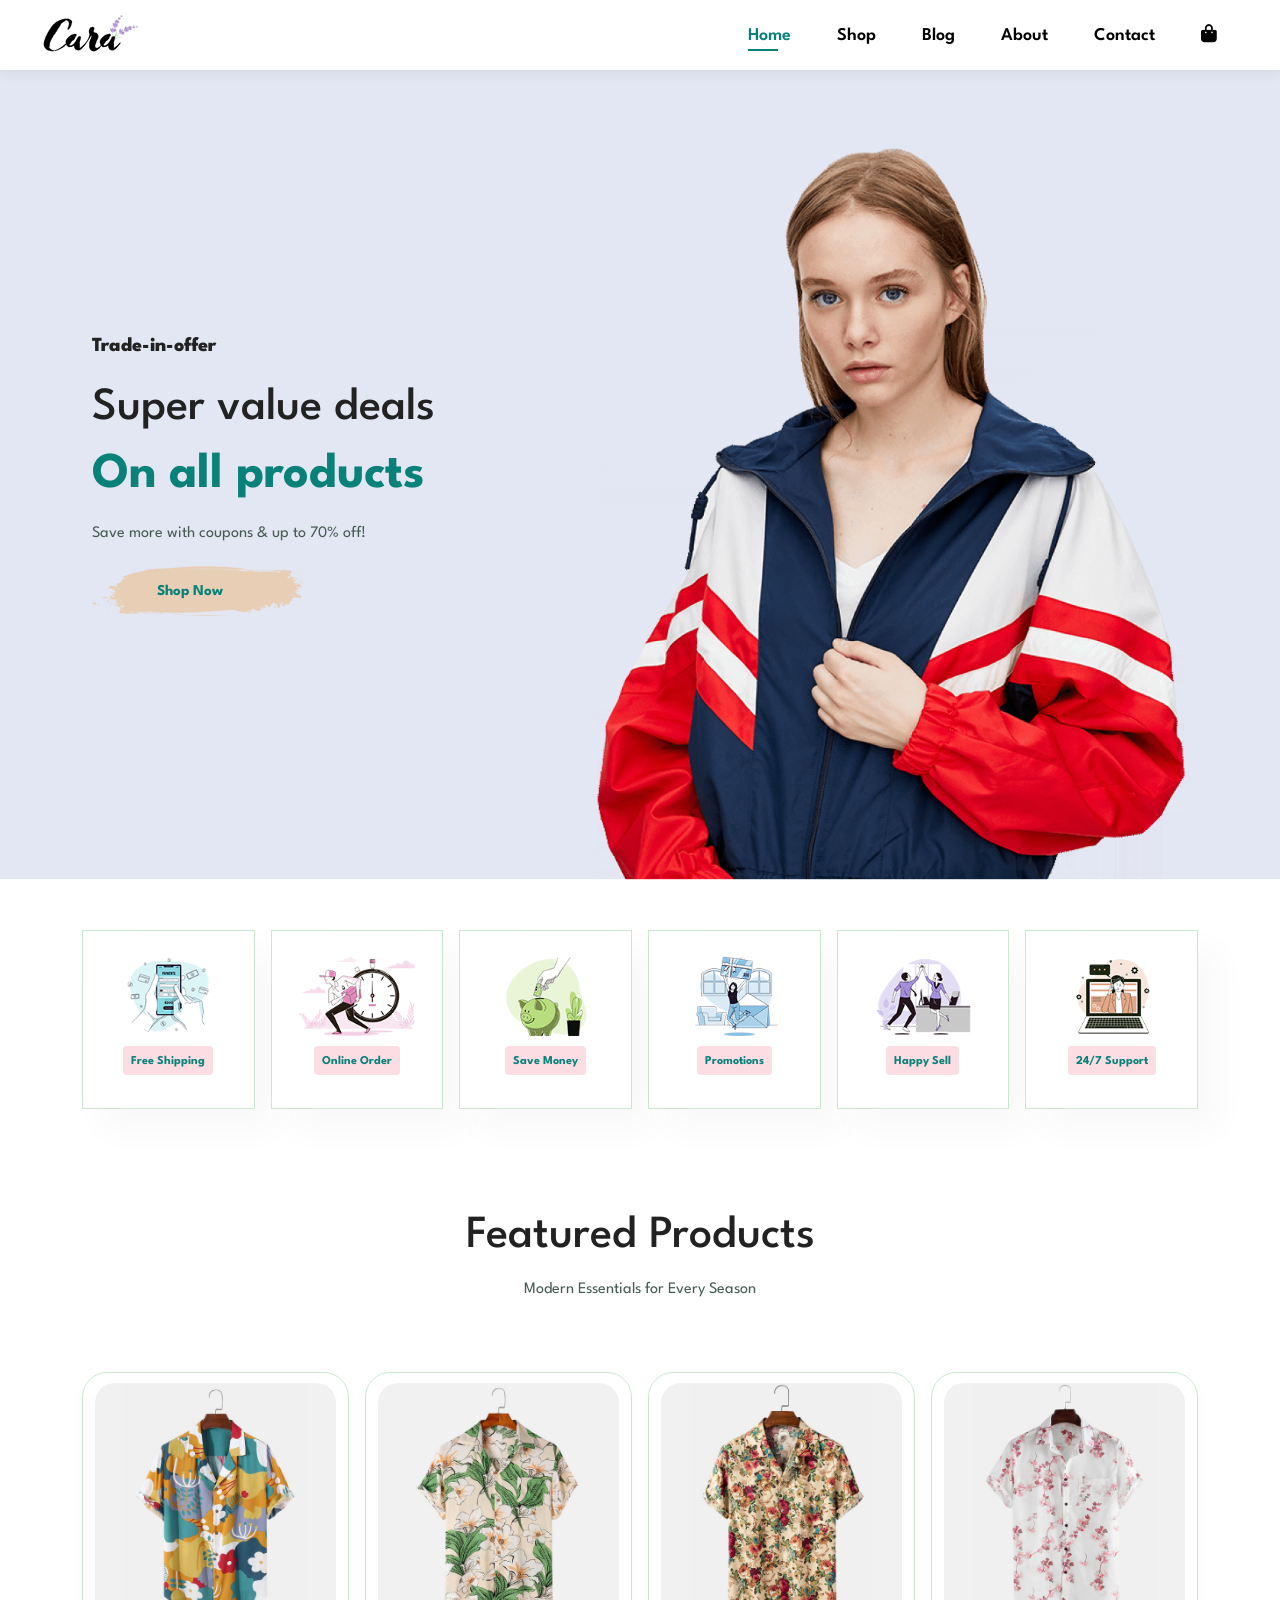
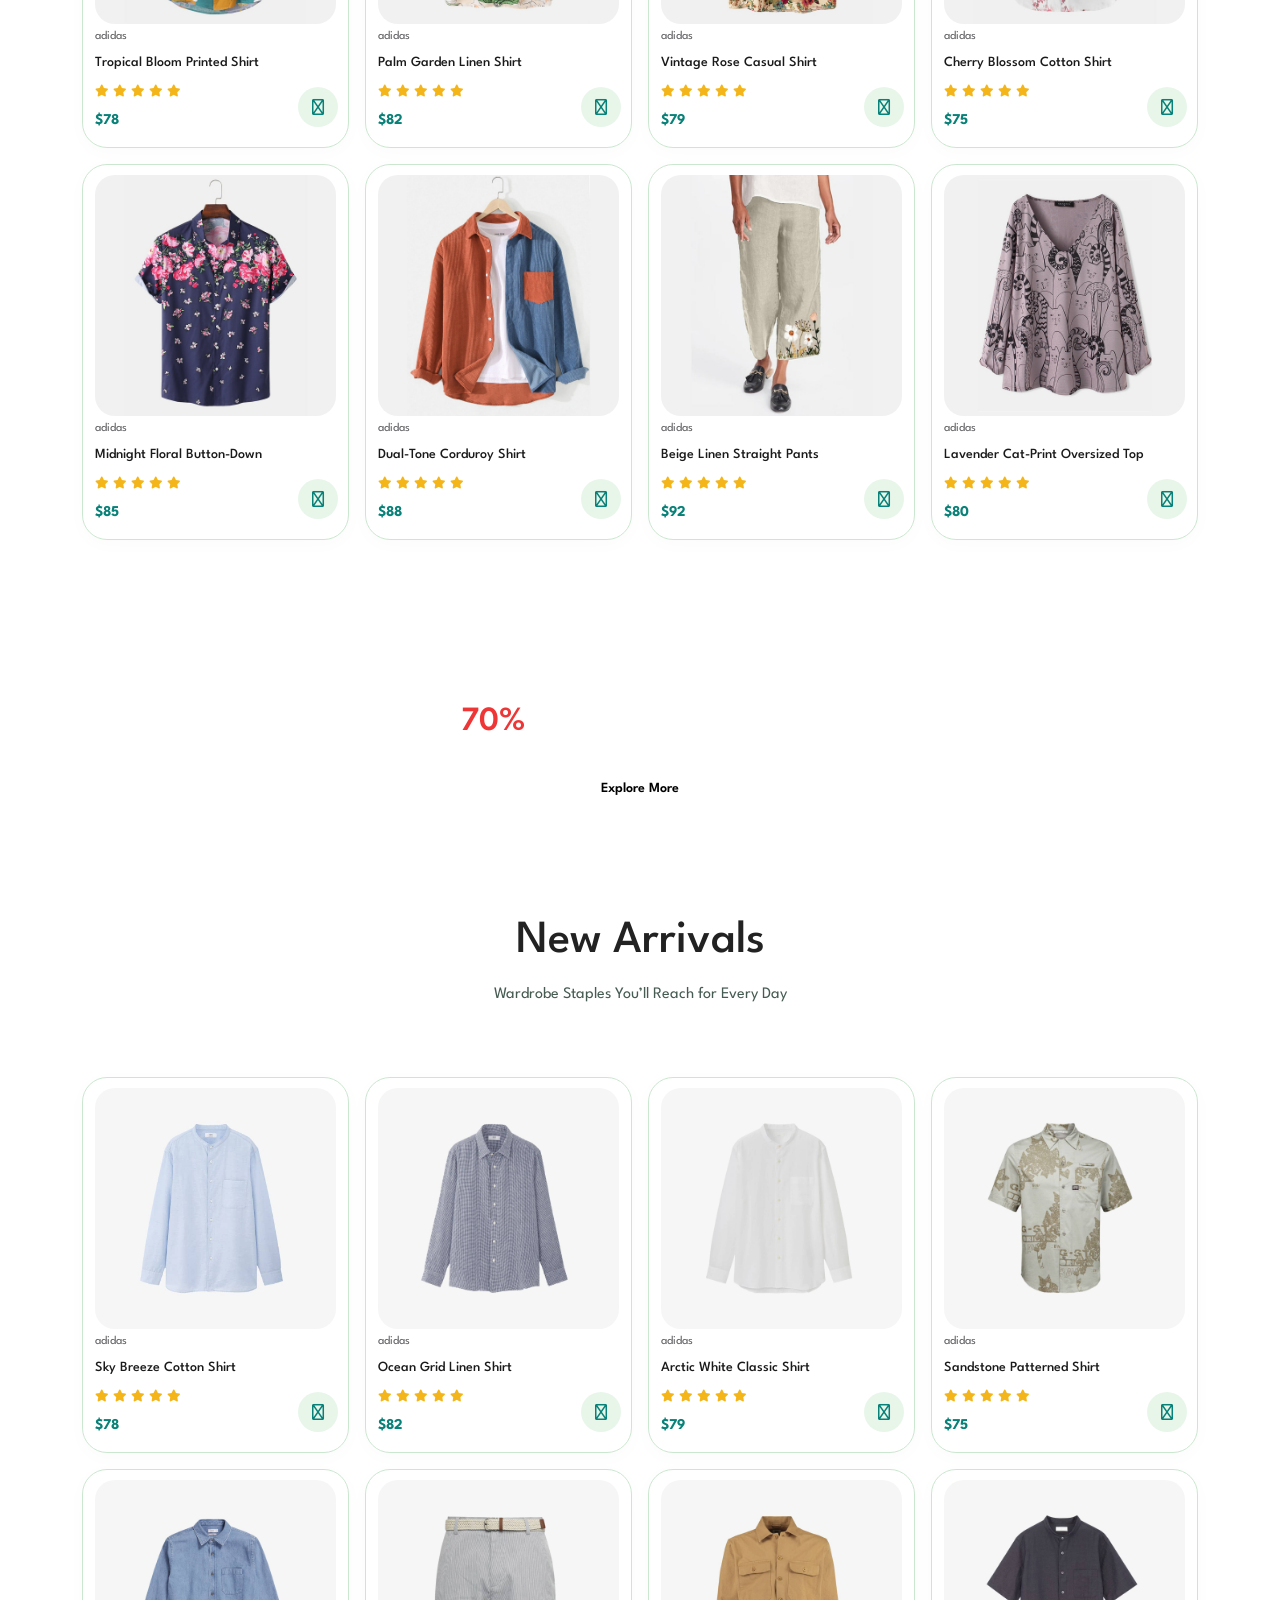
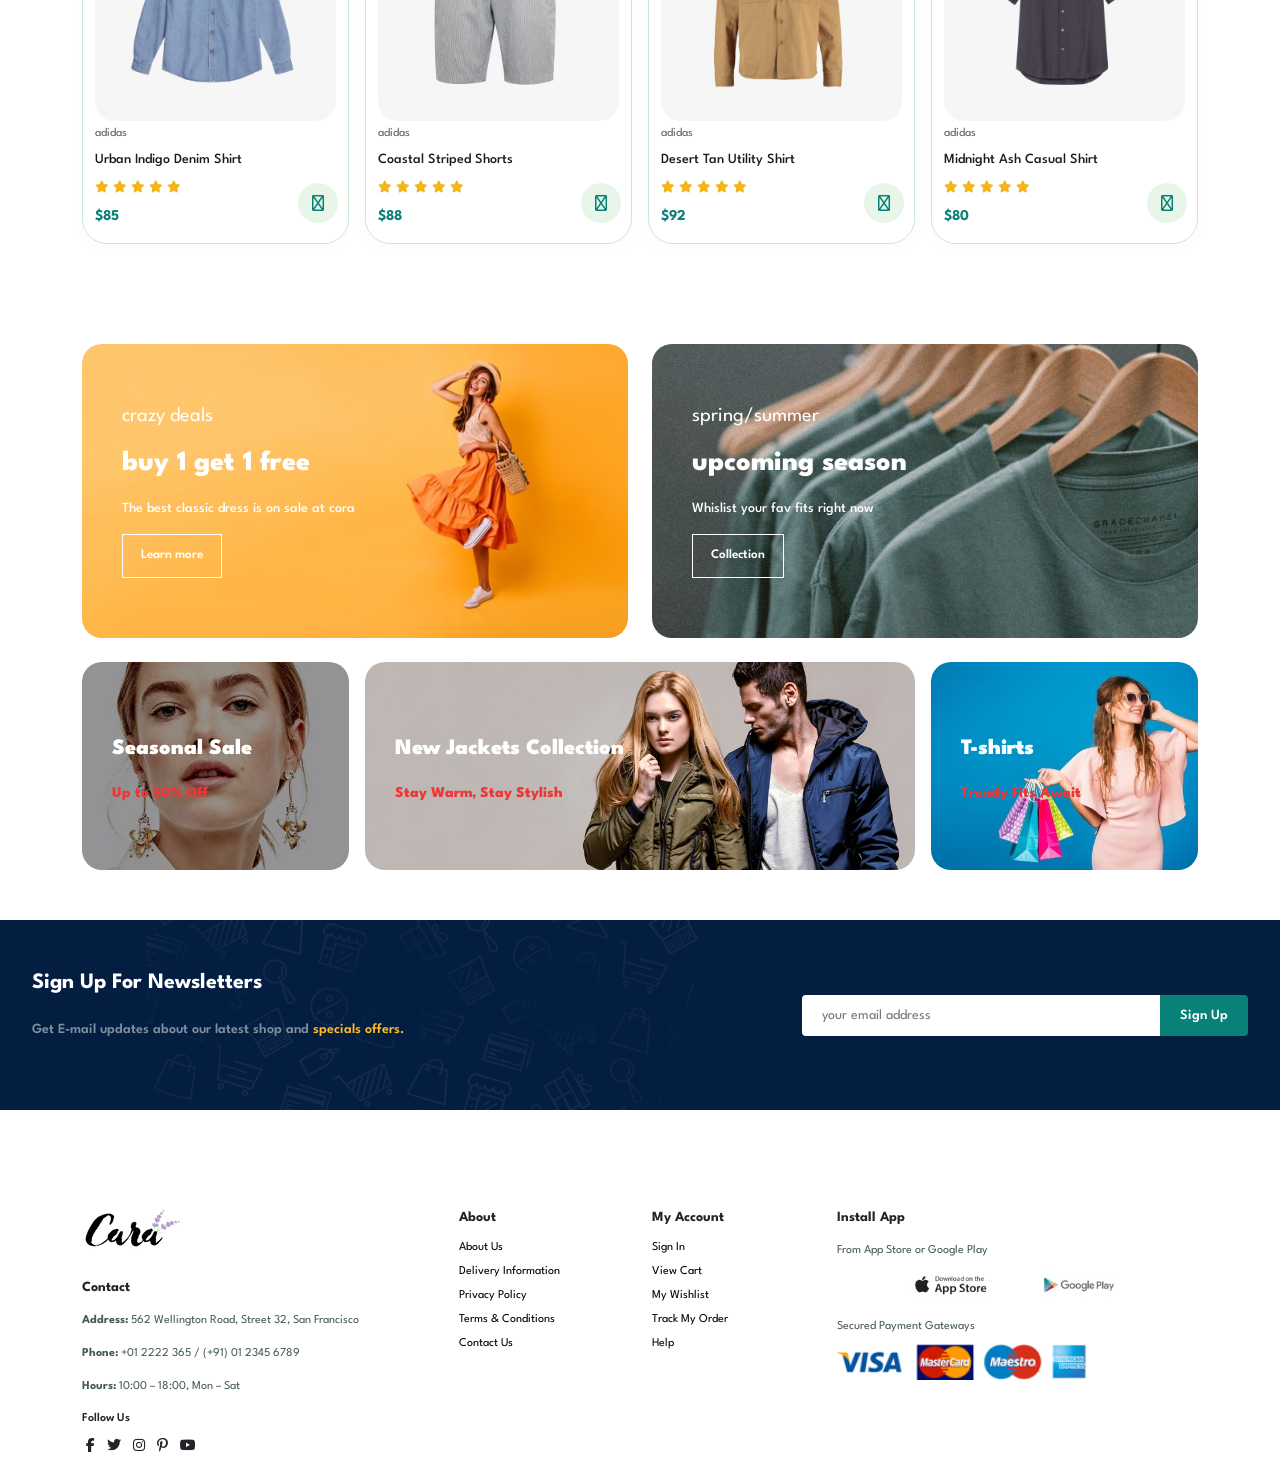
<file: index.html>
<!DOCTYPE html>
<html lang="en">
  <head>
    <meta charset="UTF-8" />
    <meta name="viewport" content="width=device-width, initial-scale=1.0" />
    <title>E-Commerce Website</title>
    <!-- favicon link -->
    <link rel="icon" type="image/png" href="assets/favicon/favicon.png" />
    <!-- font awesome link -->
    <link
      rel="stylesheet"
      href="https://cdnjs.cloudflare.com/ajax/libs/font-awesome/6.6.0/css/all.min.css"
    />
    <!-- bootstrap css link -->
    <link
      href="https://cdn.jsdelivr.net/npm/bootstrap@5.3.3/dist/css/bootstrap.min.css"
      rel="stylesheet"
    />
    <!-- custom css link -->
    <link rel="stylesheet" href="css/style.css" />
  </head>
  <body>
    <!-- desktop header starts -->
    <header>
      <div class="logo">
        <a href="#"
          ><img src="assets/logo/logo.png" alt="cara website logo"
        /></a>
      </div>
      <nav>
        <ul>
          <li><a href="index.html" class="active">Home</a></li>
          <li><a href="shop.html">Shop</a></li>
          <li><a href="blog.html">Blog</a></li>
          <li><a href="about.html">About</a></li>
          <li><a href="contact.html">Contact</a></li>
          <li>
            <a href="cart.html"><i class="fa-solid fa-bag-shopping"></i></a>
          </li>
        </ul>
      </nav>
    </header>

    <!-- mobile header starts -->
    <div class="mobile-header">
      <div class="logo">
        <a href="#"
          ><img src="assets/logo/logo.png" alt="cara website logo"
        /></a>
      </div>
      <div class="hamburger">&#9776;</div>
      <nav class="mobile-navbar">
        <ul>
          <li><a href="index.html" class="active">Home</a></li>
          <li><a href="shop.html">Shop</a></li>
          <li><a href="blog.html">Blog</a></li>
          <li><a href="about.html">About</a></li>
          <li><a href="contact.html">Contact</a></li>
          <li>
            <a href="cart.html"><i class="fa-solid fa-bag-shopping"></i></a>
          </li>
        </ul>
      </nav>
    </div>
    <!-- overlay for mobile navbar -->
    <div class="overlay"></div>

    <!-- hero section starts -->
    <section id="hero">
      <div class="container-fluid">
        <h4>Trade-in-offer</h4>
        <h2>Super value deals</h2>
        <h1>On all products</h1>
        <p>Save more with coupons & up to 70% off!</p>
        <button class="shop-now-btn">Shop Now</button>
      </div>
    </section>

    <!-- feature section starts -->
    <section id="feature">
      <div class="container">
        <div class="row g-3">
          <div class="col-4 col-md-2">
            <div class="fe-box d-flex">
              <img src="assets/features/f1.png" alt="shipping mobile image" />
              <h6>Free Shipping</h6>
            </div>
          </div>
          <div class="col-4 col-md-2">
            <div class="fe-box d-flex">
              <img src="assets/features/f2.png" alt="man with 24*7 clock" />
              <h6>Online Order</h6>
            </div>
          </div>
          <div class="col-4 col-md-2">
            <div class="fe-box d-flex">
              <img src="assets/features/f3.png" alt="a piggy bank image" />
              <h6>Save Money</h6>
            </div>
          </div>
          <div class="col-4 col-md-2">
            <div class="fe-box d-flex">
              <img src="assets/features/f4.png" alt="promotion gift cards" />
              <h6>Promotions</h6>
            </div>
          </div>
          <div class="col-4 col-md-2">
            <div class="fe-box d-flex">
              <img src="assets/features/f5.png" alt="two people giving hi-fi" />
              <h6>Happy Sell</h6>
            </div>
          </div>
          <div class="col-4 col-md-2">
            <div class="fe-box d-flex">
              <img
                src="assets/features/f6.png"
                alt="technical support laptop "
              />
              <h6>24/7 Support</h6>
            </div>
          </div>
        </div>
      </div>
    </section>

    <!-- featured product section starts -->
    <section id="product1">
      <div class="container">
        <h2>Featured Products</h2>
        <p>Modern Essentials for Every Season</p>
        <div class="row g-3 d-flex">
          <div class="col-6 col-sm-4 col-md-3">
            <div
              class="product-box"
              onclick="window.location.href='sproduct.html';"
            >
              <img
                src="assets/products/f1.jpg"
                alt="First shirt (colorful floral abstract)"
              />
              <div class="des">
                <span>adidas</span>
                <h5>Tropical Bloom Printed Shirt</h5>
                <div class="star">
                  <i class="fa-solid fa-star"></i>
                  <i class="fa-solid fa-star"></i>
                  <i class="fa-solid fa-star"></i>
                  <i class="fa-solid fa-star"></i>
                  <i class="fa-solid fa-star"></i>
                </div>
                <h4>$78</h4>
              </div>
              <a href="#"><i class="fa-solid fa-cart-shopping cart"></i></a>
            </div>
          </div>
          <div class="col-6 col-sm-4 col-md-3">
            <div class="product-box">
              <img
                src="assets/products/f2.jpg"
                alt="Second shirt (white with green leaves)"
              />
              <div class="des">
                <span>adidas</span>
                <h5>Palm Garden Linen Shirt</h5>
                <div class="star">
                  <i class="fa-solid fa-star"></i>
                  <i class="fa-solid fa-star"></i>
                  <i class="fa-solid fa-star"></i>
                  <i class="fa-solid fa-star"></i>
                  <i class="fa-solid fa-star"></i>
                </div>
                <h4>$82</h4>
              </div>
              <a href="#"><i class="fa-solid fa-cart-shopping cart"></i></a>
            </div>
          </div>
          <div class="col-6 col-sm-4 col-md-3">
            <div class="product-box">
              <img
                src="assets/products/f3.jpg"
                alt="Third shirt (cream with red roses)"
              />
              <div class="des">
                <span>adidas</span>
                <h5>Vintage Rose Casual Shirt</h5>
                <div class="star">
                  <i class="fa-solid fa-star"></i>
                  <i class="fa-solid fa-star"></i>
                  <i class="fa-solid fa-star"></i>
                  <i class="fa-solid fa-star"></i>
                  <i class="fa-solid fa-star"></i>
                </div>
                <h4>$79</h4>
              </div>
              <a href="#"><i class="fa-solid fa-cart-shopping cart"></i></a>
            </div>
          </div>
          <div class="col-6 col-sm-4 col-md-3">
            <div class="product-box">
              <img
                src="assets/products/f4.jpg"
                alt="Fourth shirt (white with pink cherry blossoms)"
              />
              <div class="des">
                <span>adidas</span>
                <h5>Cherry Blossom Cotton Shirt</h5>
                <div class="star">
                  <i class="fa-solid fa-star"></i>
                  <i class="fa-solid fa-star"></i>
                  <i class="fa-solid fa-star"></i>
                  <i class="fa-solid fa-star"></i>
                  <i class="fa-solid fa-star"></i>
                </div>
                <h4>$75</h4>
              </div>
              <a href="#"><i class="fa-solid fa-cart-shopping cart"></i></a>
            </div>
          </div>
          <div class="col-6 col-sm-4 col-md-3">
            <div class="product-box">
              <img
                src="assets/products/f5.jpg"
                alt="Fifth shirt (navy with pink flowers)"
              />
              <div class="des">
                <span>adidas</span>
                <h5>Midnight Floral Button-Down</h5>
                <div class="star">
                  <i class="fa-solid fa-star"></i>
                  <i class="fa-solid fa-star"></i>
                  <i class="fa-solid fa-star"></i>
                  <i class="fa-solid fa-star"></i>
                  <i class="fa-solid fa-star"></i>
                </div>
                <h4>$85</h4>
              </div>
              <a href="#"><i class="fa-solid fa-cart-shopping cart"></i></a>
            </div>
          </div>
          <div class="col-6 col-sm-4 col-md-3">
            <div class="product-box">
              <img
                src="assets/products/f6.jpg"
                alt="Sixth shirt (half orange half blue)"
              />
              <div class="des">
                <span>adidas</span>
                <h5>Dual-Tone Corduroy Shirt</h5>
                <div class="star">
                  <i class="fa-solid fa-star"></i>
                  <i class="fa-solid fa-star"></i>
                  <i class="fa-solid fa-star"></i>
                  <i class="fa-solid fa-star"></i>
                  <i class="fa-solid fa-star"></i>
                </div>
                <h4>$88</h4>
              </div>
              <a href="#"><i class="fa-solid fa-cart-shopping cart"></i></a>
            </div>
          </div>
          <div class="col-6 col-sm-4 col-md-3">
            <div class="product-box">
              <img
                src="assets/products/f7.jpg"
                alt="Seventh (beige pant outfit)"
              />
              <div class="des">
                <span>adidas</span>
                <h5>Beige Linen Straight Pants</h5>
                <div class="star">
                  <i class="fa-solid fa-star"></i>
                  <i class="fa-solid fa-star"></i>
                  <i class="fa-solid fa-star"></i>
                  <i class="fa-solid fa-star"></i>
                  <i class="fa-solid fa-star"></i>
                </div>
                <h4>$92</h4>
              </div>
              <a href="#"><i class="fa-solid fa-cart-shopping cart"></i></a>
            </div>
          </div>
          <div class="col-6 col-sm-4 col-md-3">
            <div class="product-box">
              <img
                src="assets/products/f8.jpg"
                alt="Eighth (lavender top with cat pattern)"
              />
              <div class="des">
                <span>adidas</span>
                <h5>Lavender Cat-Print Oversized Top</h5>
                <div class="star">
                  <i class="fa-solid fa-star"></i>
                  <i class="fa-solid fa-star"></i>
                  <i class="fa-solid fa-star"></i>
                  <i class="fa-solid fa-star"></i>
                  <i class="fa-solid fa-star"></i>
                </div>
                <h4>$80</h4>
              </div>
              <a href="#"><i class="fa-solid fa-cart-shopping cart"></i></a>
            </div>
          </div>
        </div>
      </div>
    </section>

    <!-- banner1 section starts -->
    <section id="banner1" class="banner">
      <div class="container-fluid inner-banner">
        <h2>Repair Services</h2>
        <h4>Up to <span>70%</span> - All T-Shirt & Accessories</h4>
        <button class="normal">Explore More</button>
      </div>
    </section>

    <!-- new arrivals section starts(same as featured ) -->
    <section id="product1">
      <div class="container">
        <h2>New Arrivals</h2>
        <p>Wardrobe Staples You’ll Reach for Every Day</p>
        <div class="row g-3 d-flex">
          <div class="col-6 col-sm-4 col-md-3">
            <div class="product-box">
              <img
                src="assets/products/n1.jpg"
                alt="Light blue cotton shirt with button-down collar"
              />
              <div class="des">
                <span>adidas</span>
                <h5>Sky Breeze Cotton Shirt</h5>
                <div class="star">
                  <i class="fa-solid fa-star"></i>
                  <i class="fa-solid fa-star"></i>
                  <i class="fa-solid fa-star"></i>
                  <i class="fa-solid fa-star"></i>
                  <i class="fa-solid fa-star"></i>
                </div>
                <h4>$78</h4>
              </div>
              <a href="#"><i class="fa-solid fa-cart-shopping cart"></i></a>
            </div>
          </div>
          <div class="col-6 col-sm-4 col-md-3">
            <div class="product-box">
              <img
                src="assets/products/n2.jpg"
                alt="Navy blue checkered linen shirt"
              />
              <div class="des">
                <span>adidas</span>
                <h5>Ocean Grid Linen Shirt</h5>
                <div class="star">
                  <i class="fa-solid fa-star"></i>
                  <i class="fa-solid fa-star"></i>
                  <i class="fa-solid fa-star"></i>
                  <i class="fa-solid fa-star"></i>
                  <i class="fa-solid fa-star"></i>
                </div>
                <h4>$82</h4>
              </div>
              <a href="#"><i class="fa-solid fa-cart-shopping cart"></i></a>
            </div>
          </div>
          <div class="col-6 col-sm-4 col-md-3">
            <div class="product-box">
              <img
                src="assets/products/n3.jpg"
                alt="White classic button-up shirt"
              />
              <div class="des">
                <span>adidas</span>
                <h5>Arctic White Classic Shirt</h5>
                <div class="star">
                  <i class="fa-solid fa-star"></i>
                  <i class="fa-solid fa-star"></i>
                  <i class="fa-solid fa-star"></i>
                  <i class="fa-solid fa-star"></i>
                  <i class="fa-solid fa-star"></i>
                </div>
                <h4>$79</h4>
              </div>
              <a href="#"><i class="fa-solid fa-cart-shopping cart"></i></a>
            </div>
          </div>
          <div class="col-6 col-sm-4 col-md-3">
            <div class="product-box">
              <img
                src="assets/products/n4.jpg"
                alt="Beige printed short-sleeve shirt"
              />
              <div class="des">
                <span>adidas</span>
                <h5>Sandstone Patterned Shirt</h5>
                <div class="star">
                  <i class="fa-solid fa-star"></i>
                  <i class="fa-solid fa-star"></i>
                  <i class="fa-solid fa-star"></i>
                  <i class="fa-solid fa-star"></i>
                  <i class="fa-solid fa-star"></i>
                </div>
                <h4>$75</h4>
              </div>
              <a href="#"><i class="fa-solid fa-cart-shopping cart"></i></a>
            </div>
          </div>
          <div class="col-6 col-sm-4 col-md-3">
            <div class="product-box">
              <img
                src="assets/products/n5.jpg"
                alt="Denim textured blue shirt"
              />
              <div class="des">
                <span>adidas</span>
                <h5>Urban Indigo Denim Shirt</h5>
                <div class="star">
                  <i class="fa-solid fa-star"></i>
                  <i class="fa-solid fa-star"></i>
                  <i class="fa-solid fa-star"></i>
                  <i class="fa-solid fa-star"></i>
                  <i class="fa-solid fa-star"></i>
                </div>
                <h4>$85</h4>
              </div>
              <a href="#"><i class="fa-solid fa-cart-shopping cart"></i></a>
            </div>
          </div>
          <div class="col-6 col-sm-4 col-md-3">
            <div class="product-box">
              <img
                src="assets/products/n6.jpg"
                alt="Grey striped shorts with woven belt"
              />
              <div class="des">
                <span>adidas</span>
                <h5>Coastal Striped Shorts</h5>
                <div class="star">
                  <i class="fa-solid fa-star"></i>
                  <i class="fa-solid fa-star"></i>
                  <i class="fa-solid fa-star"></i>
                  <i class="fa-solid fa-star"></i>
                  <i class="fa-solid fa-star"></i>
                </div>
                <h4>$88</h4>
              </div>
              <a href="#"><i class="fa-solid fa-cart-shopping cart"></i></a>
            </div>
          </div>
          <div class="col-6 col-sm-4 col-md-3">
            <div class="product-box">
              <img
                src="assets/products/n7.jpg"
                alt="Camel brown full-sleeve shirt with flap pockets"
              />
              <div class="des">
                <span>adidas</span>
                <h5>Desert Tan Utility Shirt</h5>
                <div class="star">
                  <i class="fa-solid fa-star"></i>
                  <i class="fa-solid fa-star"></i>
                  <i class="fa-solid fa-star"></i>
                  <i class="fa-solid fa-star"></i>
                  <i class="fa-solid fa-star"></i>
                </div>
                <h4>$92</h4>
              </div>
              <a href="#"><i class="fa-solid fa-cart-shopping cart"></i></a>
            </div>
          </div>
          <div class="col-6 col-sm-4 col-md-3">
            <div class="product-box">
              <img
                src="assets/products/n8.jpg"
                alt="Charcoal short-sleeve shirt with clean collar"
              />
              <div class="des">
                <span>adidas</span>
                <h5>Midnight Ash Casual Shirt</h5>
                <div class="star">
                  <i class="fa-solid fa-star"></i>
                  <i class="fa-solid fa-star"></i>
                  <i class="fa-solid fa-star"></i>
                  <i class="fa-solid fa-star"></i>
                  <i class="fa-solid fa-star"></i>
                </div>
                <h4>$80</h4>
              </div>
              <a href="#"><i class="fa-solid fa-cart-shopping cart"></i></a>
            </div>
          </div>
        </div>
      </div>
    </section>

    <!-- banner2 section starts -->
    <section id="banner2">
      <div class="container">
        <!-- top two banner -->
        <div class="row g-4 mb-4 align-items-stretch">
          <div class="col-12 col-md-6">
            <div class="ban-box">
              <h4>crazy deals</h4>
              <h2>buy 1 get 1 free</h2>
              <span>The best classic dress is on sale at cora</span
              ><button class="white">Learn more</button>
            </div>
          </div>
          <div class="col-12 col-md-6">
            <div class="ban-box">
              <h4>spring/summer</h4>
              <h2>upcoming season</h2>
              <span>Whislist your fav fits right now</span
              ><button class="white">Collection</button>
            </div>
          </div>
        </div>
        <!-- bottom three banner -->
        <div class="row g-3">
          <div class="col-12 col-md-3">
            <div class="ban-box2">
              <h2>Seasonal Sale</h2>
              <h3>Up to 50% Off</h3>
            </div>
          </div>
          <div class="col-12 col-md-6">
            <div class="ban-box2">
              <h2>New Jackets Collection</h2>
              <h3>Stay Warm, Stay Stylish</h3>
            </div>
          </div>
          <div class="col-12 col-md-3">
            <div class="ban-box2">
              <h2>T-shirts</h2>
              <h3>Trendy Fits Await</h3>
            </div>
          </div>
        </div>
      </div>
    </section>

    <!-- newsletter section starts -->
    <section id="newsletter">
      <div class="container-fluid">
        <div class="row align-items-center text-center text-md-start">
          <div class="col-12 col-md-6">
            <div class="newstext">
              <h4>Sign Up For Newsletters</h4>
              <p>
                Get E-mail updates about our latest shop and
                <span>specials offers.</span>
              </p>
            </div>
          </div>
          <div class="col-12 col-md-6">
            <div class="form justify-content-center justify-content-md-end">
              <input type="email" placeholder="your email address" />
              <button class="normal">Sign Up</button>
            </div>
          </div>
        </div>
      </div>
    </section>

    <!-- footer starts -->
    <footer>
      <div class="container">
        <div class="row g-3">
          <!-- Column 1: Logo + Contact -->
          <div class="col-12 col-md-4 mb-4 mb-md-0">
            <div class="footer-section">
              <img src="assets/logo/logo.png" alt="Logo" class="footer-logo" />
              <h5>Contact</h5>
              <p>
                <strong>Address:</strong> 562 Wellington Road, Street 32, San
                Francisco
              </p>
              <p><strong>Phone:</strong> +01 2222 365 / (+91) 01 2345 6789</p>
              <p><strong>Hours:</strong> 10:00 – 18:00, Mon – Sat</p>

              <div class="social-follow mt-3">
                <h6>Follow Us</h6>
                <div class="social-icons">
                  <i class="fab fa-facebook-f"></i>
                  <i class="fab fa-twitter"></i>
                  <i class="fab fa-instagram"></i>
                  <i class="fab fa-pinterest-p"></i>
                  <i class="fab fa-youtube"></i>
                </div>
              </div>
            </div>
          </div>

          <!-- Column 2: About + Account -->
          <div class="col-12 col-md-4 mb-4 mb-md-0">
            <div class="row">
              <div class="col-6">
                <div class="footer-section">
                  <h5>About</h5>
                  <ul class="list">
                    <li><a href="#">About Us</a></li>
                    <li><a href="#">Delivery Information</a></li>
                    <li><a href="#">Privacy Policy</a></li>
                    <li><a href="#">Terms & Conditions</a></li>
                    <li><a href="#">Contact Us</a></li>
                  </ul>
                </div>
              </div>
              <div class="col-6">
                <div class="footer-section">
                  <h5>My Account</h5>
                  <ul class="list">
                    <li><a href="#">Sign In</a></li>
                    <li><a href="#">View Cart</a></li>
                    <li><a href="#">My Wishlist</a></li>
                    <li><a href="#">Track My Order</a></li>
                    <li><a href="#">Help</a></li>
                  </ul>
                </div>
              </div>
            </div>
          </div>

          <!-- Column 3: Install App + Payments -->
          <div class="col-12 col-md-4">
            <div class="footer-section">
              <h5>Install App</h5>
              <p>From App Store or Google Play</p>
              <div class="d-flex gap-2 mb-3">
                <img src="assets/pay/app.jpg" alt="App Store" width="120" />
                <img src="assets/pay/play.jpg" alt="Google Play" width="120" />
              </div>
              <p>Secured Payment Gateways</p>
              <img src="assets/pay/pay.png" alt="Payment Methods" width="250" />
            </div>
          </div>
        </div>
      </div>
    </footer>

    <!-- bootstrap js link -->
    <script src="https://cdn.jsdelivr.net/npm/bootstrap@5.3.7/dist/js/bootstrap.bundle.min.js"></script>

    <!-- custom javascript link -->
    <script src="js/script.js"></script>
  </body>
</html>
</file>
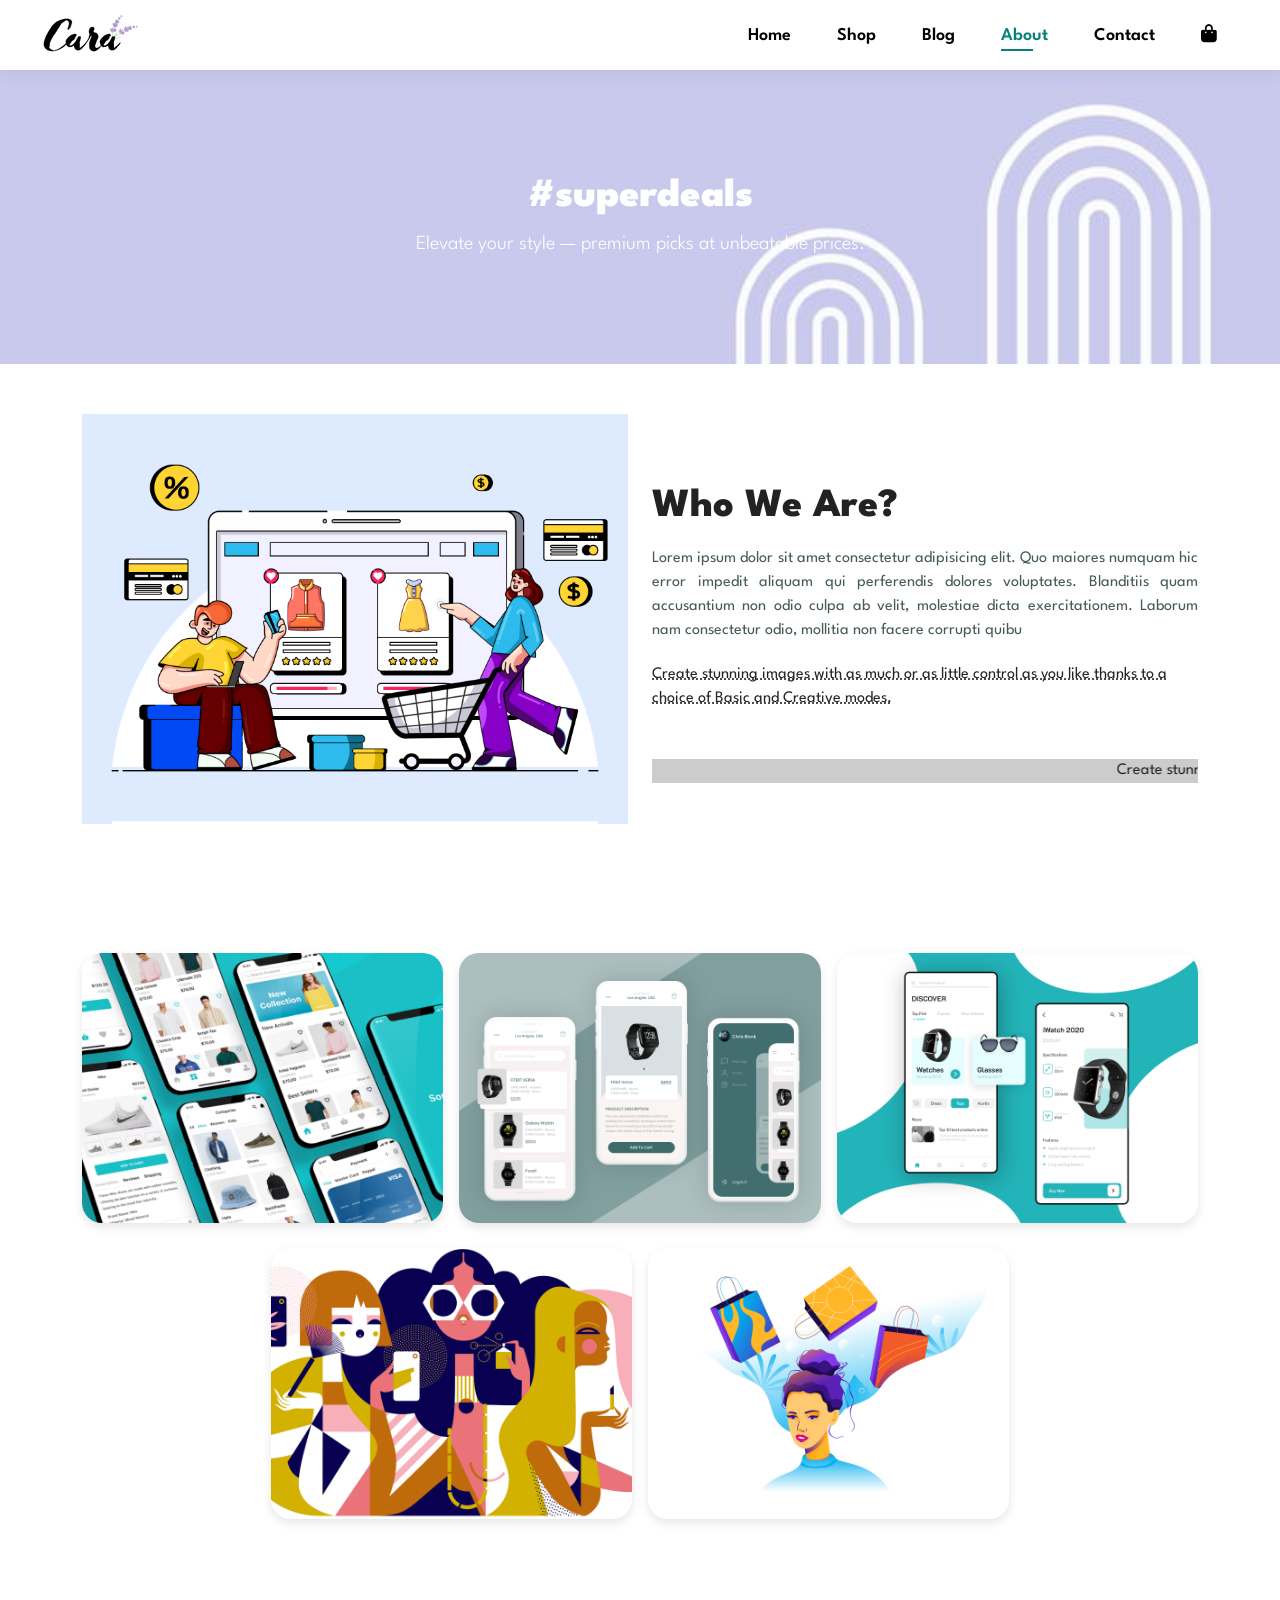
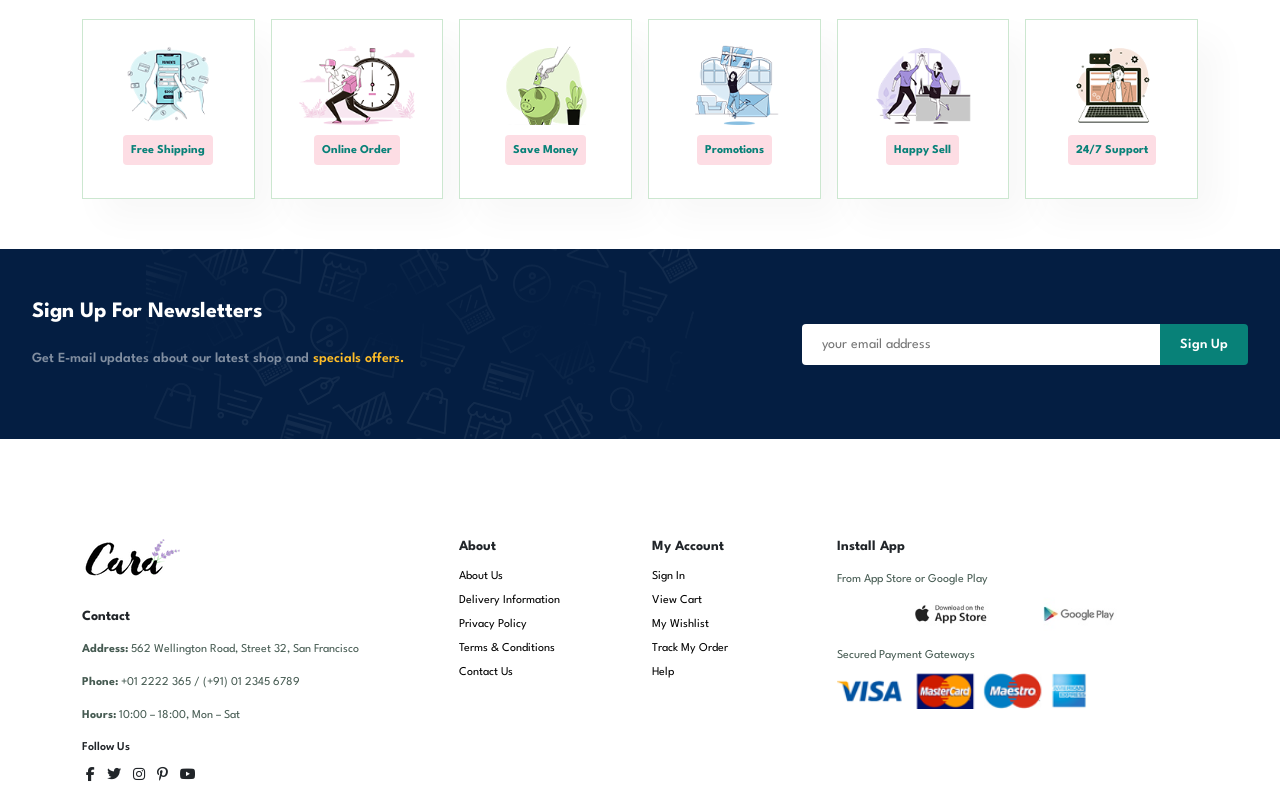
<file: about.html>
<!DOCTYPE html>
<html lang="en">
  <head>
    <meta charset="UTF-8" />
    <meta name="viewport" content="width=device-width, initial-scale=1.0" />
    <title>E-Commerce Website</title>
    <!-- favicon link -->
    <link rel="icon" type="image/png" href="assets/favicon/favicon.png" />
    <!-- font awesome link -->
    <link
      rel="stylesheet"
      href="https://cdnjs.cloudflare.com/ajax/libs/font-awesome/6.6.0/css/all.min.css"
    />
    <!-- bootstrap css link -->
    <link
      href="https://cdn.jsdelivr.net/npm/bootstrap@5.3.3/dist/css/bootstrap.min.css"
      rel="stylesheet"
    />
    <!-- custom css link -->
    <link rel="stylesheet" href="css/style.css" />
  </head>
  <body>
    <!-- desktop header starts -->
    <header>
      <div class="logo">
        <a href="#"
          ><img src="assets/logo/logo.png" alt="cara website logo"
        /></a>
      </div>
      <nav>
        <ul>
          <li><a href="index.html">Home</a></li>
          <li><a href="shop.html">Shop</a></li>
          <li><a href="blog.html">Blog</a></li>
          <li><a href="about.html" class="active">About</a></li>
          <li><a href="contact.html">Contact</a></li>
          <li>
            <a href="cart.html"><i class="fa-solid fa-bag-shopping"></i></a>
          </li>
        </ul>
      </nav>
    </header>

    <!-- mobile header starts -->
    <div class="mobile-header">
      <div class="logo">
        <a href="#"
          ><img src="assets/logo/logo.png" alt="cara website logo"
        /></a>
      </div>
      <div class="hamburger">&#9776;</div>
      <nav class="mobile-navbar">
        <ul>
          <li><a href="index.html">Home</a></li>
          <li><a href="shop.html">Shop</a></li>
          <li><a href="blog.html">Blog</a></li>
          <li><a href="about.html" class="active">About</a></li>
          <li><a href="contact.html">Contact</a></li>
          <li>
            <a href="cart.html"><i class="fa-solid fa-bag-shopping"></i></a>
          </li>
        </ul>
      </nav>
    </div>
    <!-- overlay for mobile navbar -->
    <div class="overlay"></div>

    <!-- banner1 starts -->
    <section id="shop-banner1" class="about-banner">
      <div class="container-fluid">
        <h2>#superdeals</h2>
        <h4>Elevate your style — premium picks at unbeatable prices.</h4>
      </div>
    </section>

    <!-- about main content starts -->
    <section id="about1">
      <div class="container">
        <div class="row">
          <div class="col-12 col-lg-6 d-flex about-head">
            <div class="about-img">
              <img src="assets/about/a6.jpg" alt="" />
            </div>
          </div>
          <div class="col-12 col-lg-6 about-content">
            <h1>Who We Are?</h1>
            <p>
              Lorem ipsum dolor sit amet consectetur adipisicing elit. Quo
              maiores numquam hic error impedit aliquam qui perferendis dolores
              voluptates. Blanditiis quam accusantium non odio culpa ab velit,
              molestiae dicta exercitationem. Laborum nam consectetur odio,
              mollitia non facere corrupti quibu
            </p>

            <abbr title=""
              >Create stunning images with as much or as little control as you
              like thanks to a choice of Basic and Creative modes.</abbr
            >

            <br /><br />

            <marquee bgcolor="#ccc" loop="-1" scrollamount="5" width="100%"
              >Create stunning images with as much or as little control as you
              like thanks to a choice of Basic and Creative modes.</marquee
            >
          </div>
        </div>
      </div>
    </section>

    <!-- shopping features section starts(images) -->
    <section id="shopping">
      <div class="container">
        <div class="row align-items-center justify-content-center g-3">
          <div class="col-12 col-sm-6 col-md-4 shopping-card">
            <div class="img-box">
              <img
                src="assets/about/a1.png"
                alt="E-commerce mobile app screens showing product listings, clothing categories, and shopping features"
              />
            </div>
          </div>
          <div class="col-12 col-sm-6 col-md-4 shopping-card">
            <div class="img-box">
              <img
                src="assets/about/a2.jpg"
                alt="Smartwatch shopping mobile UI displaying product details, item list, and user profile screens"
              />
            </div>
          </div>
          <div class="col-12 col-sm-6 col-md-4 shopping-card">
            <div class="img-box">
              <img
                src="assets/about/a3.png"
                alt="Minimal mobile interface showcasing smart watch product page and accessories selection"
              />
            </div>
          </div>
          <div class="col-12 col-sm-6 col-md-4 shopping-card">
            <div class="img-box">
              <img
                src="assets/about/a4.png"
                alt="Colorful illustration of three women applying makeup and using mobile phones"
              />
            </div>
          </div>
          <div class="col-12 col-sm-6 col-md-4 shopping-card">
            <div class="img-box">
              <img
                src="assets/about/a5.jpg"
                alt="Modern illustration of a woman with shopping bags floating around her"
              />
            </div>
          </div>
        </div>
      </div>
    </section>

    <!-- feature section starts -->
    <section id="feature">
      <div class="container">
        <div class="row g-3">
          <div class="col-4 col-md-2">
            <div class="fe-box d-flex">
              <img src="assets/features/f1.png" alt="shipping mobile image" />
              <h6>Free Shipping</h6>
            </div>
          </div>
          <div class="col-4 col-md-2">
            <div class="fe-box d-flex">
              <img src="assets/features/f2.png" alt="man with 24*7 clock" />
              <h6>Online Order</h6>
            </div>
          </div>
          <div class="col-4 col-md-2">
            <div class="fe-box d-flex">
              <img src="assets/features/f3.png" alt="a piggy bank image" />
              <h6>Save Money</h6>
            </div>
          </div>
          <div class="col-4 col-md-2">
            <div class="fe-box d-flex">
              <img src="assets/features/f4.png" alt="promotion gift cards" />
              <h6>Promotions</h6>
            </div>
          </div>
          <div class="col-4 col-md-2">
            <div class="fe-box d-flex">
              <img src="assets/features/f5.png" alt="two people giving hi-fi" />
              <h6>Happy Sell</h6>
            </div>
          </div>
          <div class="col-4 col-md-2">
            <div class="fe-box d-flex">
              <img
                src="assets/features/f6.png"
                alt="technical support laptop "
              />
              <h6>24/7 Support</h6>
            </div>
          </div>
        </div>
      </div>
    </section>

    <!-- newsletter section starts -->
    <section id="newsletter">
      <div class="container-fluid">
        <div class="row align-items-center text-center text-md-start">
          <div class="col-12 col-md-6">
            <div class="newstext">
              <h4>Sign Up For Newsletters</h4>
              <p>
                Get E-mail updates about our latest shop and
                <span>specials offers.</span>
              </p>
            </div>
          </div>
          <div class="col-12 col-md-6">
            <div class="form justify-content-center justify-content-md-end">
              <input type="email" placeholder="your email address" />
              <button class="normal">Sign Up</button>
            </div>
          </div>
        </div>
      </div>
    </section>

    <!-- footer starts -->
    <footer>
      <div class="container">
        <div class="row g-3">
          <!-- Column 1: Logo + Contact -->
          <div class="col-12 col-md-4 mb-4 mb-md-0">
            <div class="footer-section">
              <img src="assets/logo/logo.png" alt="Logo" class="footer-logo" />
              <h5>Contact</h5>
              <p>
                <strong>Address:</strong> 562 Wellington Road, Street 32, San
                Francisco
              </p>
              <p><strong>Phone:</strong> +01 2222 365 / (+91) 01 2345 6789</p>
              <p><strong>Hours:</strong> 10:00 – 18:00, Mon – Sat</p>

              <div class="social-follow mt-3">
                <h6>Follow Us</h6>
                <div class="social-icons">
                  <i class="fab fa-facebook-f"></i>
                  <i class="fab fa-twitter"></i>
                  <i class="fab fa-instagram"></i>
                  <i class="fab fa-pinterest-p"></i>
                  <i class="fab fa-youtube"></i>
                </div>
              </div>
            </div>
          </div>

          <!-- Column 2: About + Account -->
          <div class="col-12 col-md-4 mb-4 mb-md-0">
            <div class="row">
              <div class="col-6">
                <div class="footer-section">
                  <h5>About</h5>
                  <ul class="list">
                    <li><a href="#">About Us</a></li>
                    <li><a href="#">Delivery Information</a></li>
                    <li><a href="#">Privacy Policy</a></li>
                    <li><a href="#">Terms & Conditions</a></li>
                    <li><a href="#">Contact Us</a></li>
                  </ul>
                </div>
              </div>
              <div class="col-6">
                <div class="footer-section">
                  <h5>My Account</h5>
                  <ul class="list">
                    <li><a href="#">Sign In</a></li>
                    <li><a href="#">View Cart</a></li>
                    <li><a href="#">My Wishlist</a></li>
                    <li><a href="#">Track My Order</a></li>
                    <li><a href="#">Help</a></li>
                  </ul>
                </div>
              </div>
            </div>
          </div>

          <!-- Column 3: Install App + Payments -->
          <div class="col-12 col-md-4">
            <div class="footer-section">
              <h5>Install App</h5>
              <p>From App Store or Google Play</p>
              <div class="d-flex gap-2 mb-3">
                <img src="assets/pay/app.jpg" alt="App Store" width="120" />
                <img src="assets/pay/play.jpg" alt="Google Play" width="120" />
              </div>
              <p>Secured Payment Gateways</p>
              <img src="assets/pay/pay.png" alt="Payment Methods" width="250" />
            </div>
          </div>
        </div>
      </div>
    </footer>

    <!-- bootstrap js link -->
    <script src="https://cdn.jsdelivr.net/npm/bootstrap@5.3.7/dist/js/bootstrap.bundle.min.js"></script>

    <!-- custom javascript link -->
    <script src="js/script.js"></script>
  </body>
</html>
</file>
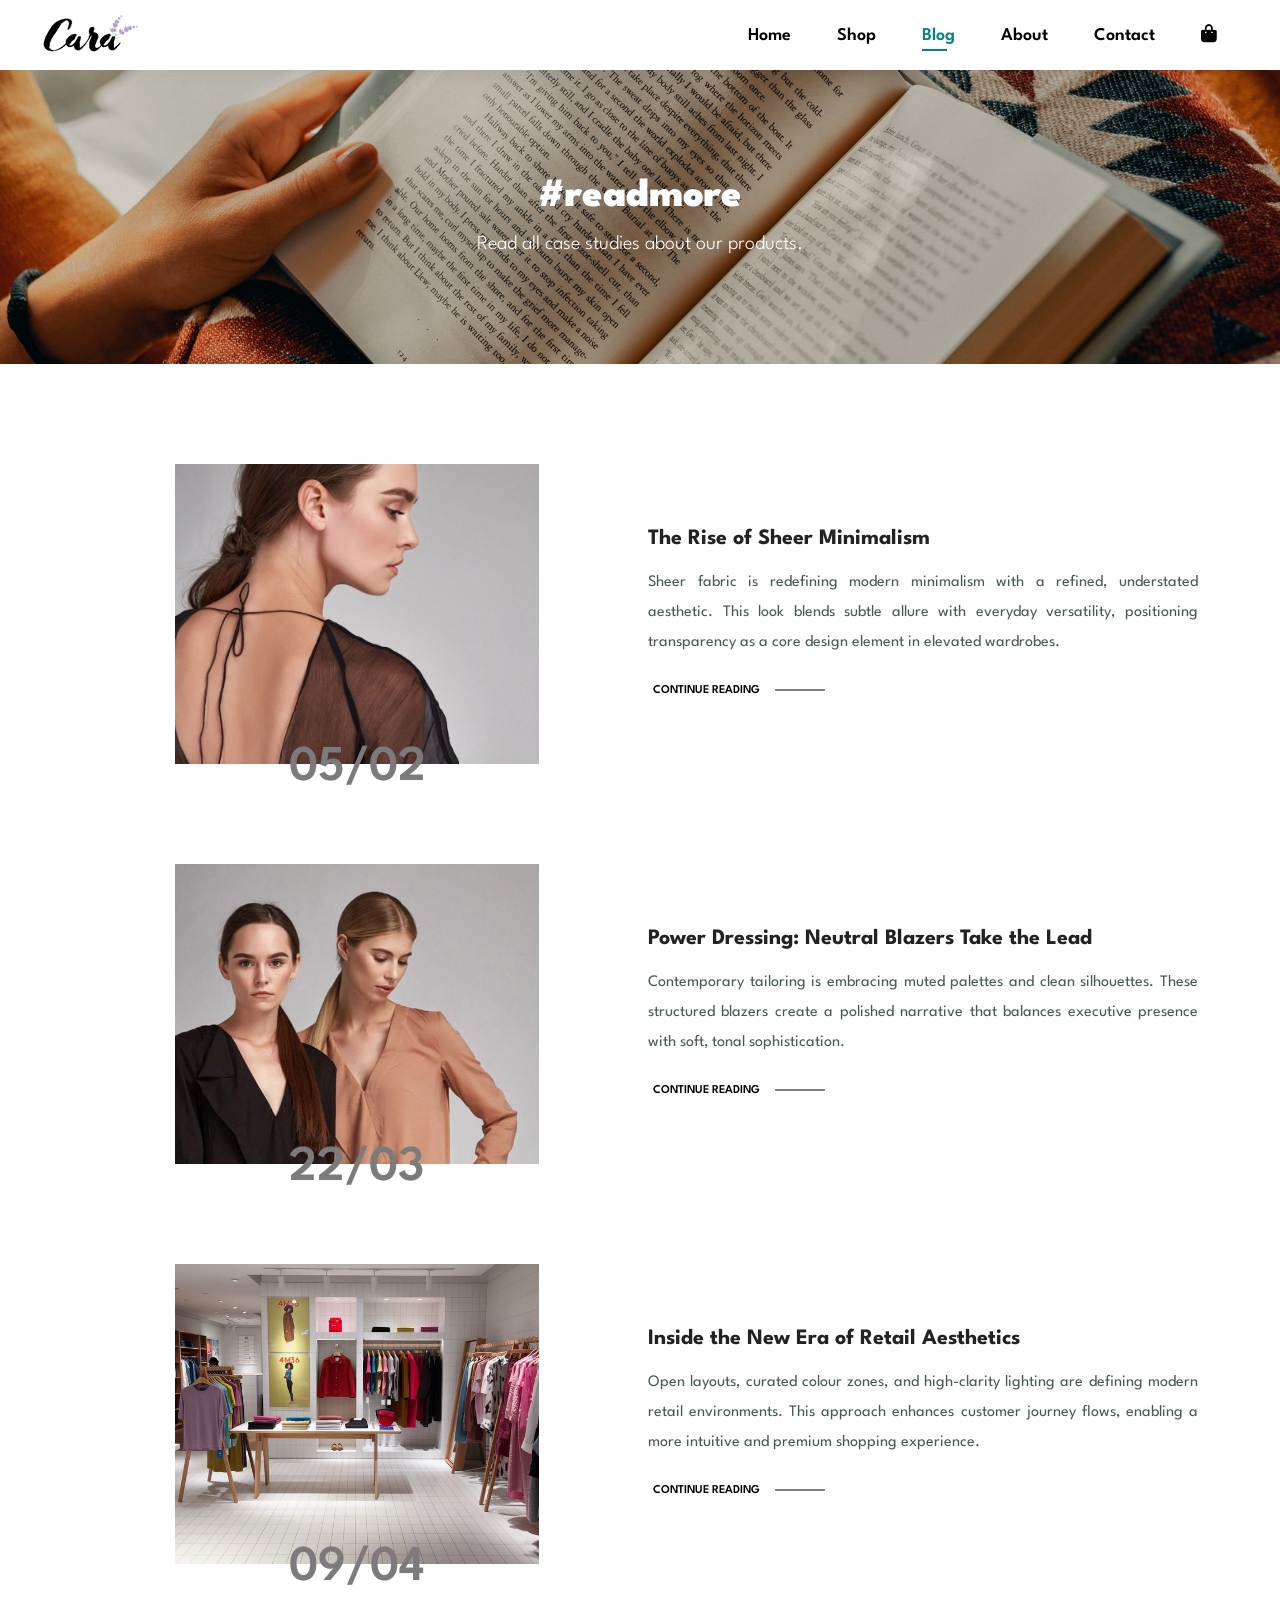
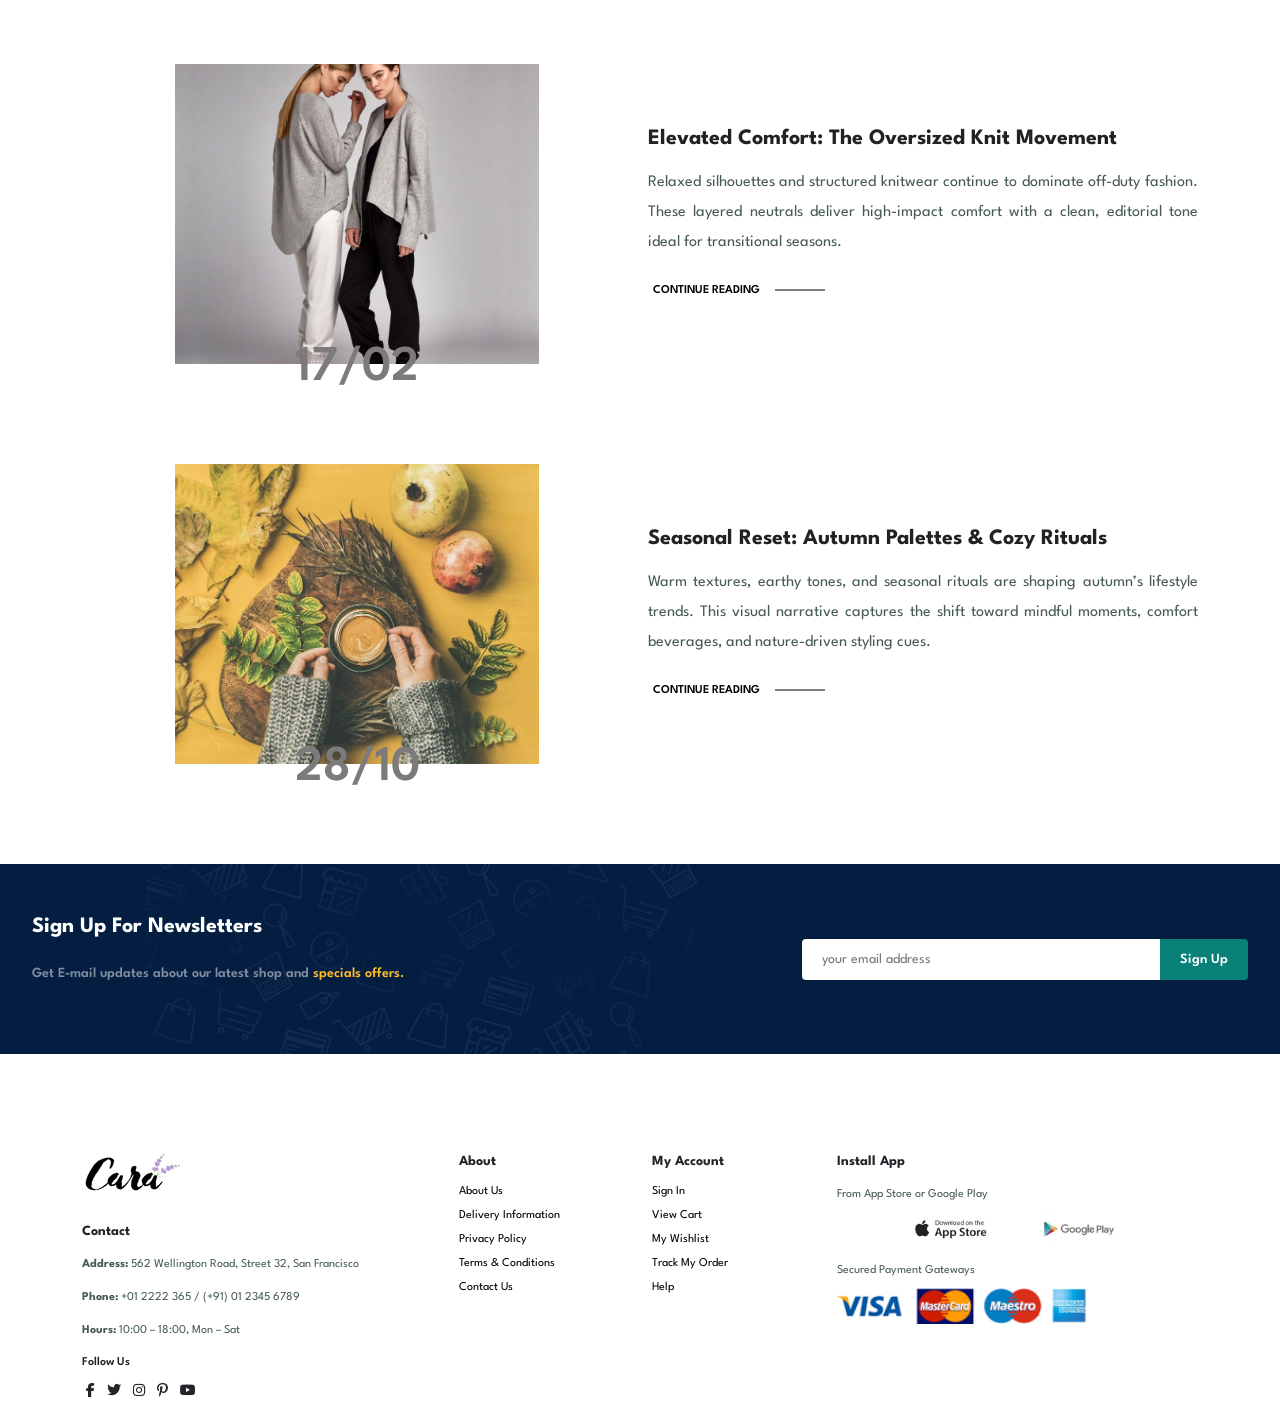
<file: blog.html>
<!DOCTYPE html>
<html lang="en">
  <head>
    <meta charset="UTF-8" />
    <meta name="viewport" content="width=device-width, initial-scale=1.0" />
    <title>E-Commerce Website</title>
    <!-- favicon link -->
    <link rel="icon" type="image/png" href="assets/favicon/favicon.png" />
    <!-- font awesome link -->
    <link
      rel="stylesheet"
      href="https://cdnjs.cloudflare.com/ajax/libs/font-awesome/6.6.0/css/all.min.css"
    />
    <!-- bootstrap css link -->
    <link
      href="https://cdn.jsdelivr.net/npm/bootstrap@5.3.3/dist/css/bootstrap.min.css"
      rel="stylesheet"
    />
    <!-- custom css link -->
    <link rel="stylesheet" href="css/style.css" />
  </head>
  <body>
    <!-- desktop header starts -->
    <header>
      <div class="logo">
        <a href="#"
          ><img src="assets/logo/logo.png" alt="cara website logo"
        /></a>
      </div>
      <nav>
        <ul>
          <li><a href="index.html">Home</a></li>
          <li><a href="shop.html">Shop</a></li>
          <li><a href="blog.html" class="active">Blog</a></li>
          <li><a href="about.html">About</a></li>
          <li><a href="contact.html">Contact</a></li>
          <li>
            <a href="cart.html"><i class="fa-solid fa-bag-shopping"></i></a>
          </li>
        </ul>
      </nav>
    </header>

    <!-- mobile header starts -->
    <div class="mobile-header">
      <div class="logo">
        <a href="#"
          ><img src="assets/logo/logo.png" alt="cara website logo"
        /></a>
      </div>
      <div class="hamburger">&#9776;</div>
      <nav class="mobile-navbar">
        <ul>
          <li><a href="index.html">Home</a></li>
          <li><a href="shop.html">Shop</a></li>
          <li><a href="blog.html" class="active">Blog</a></li>
          <li><a href="about.html">About</a></li>
          <li><a href="contact.html">Contact</a></li>
          <li>
            <a href="cart.html"><i class="fa-solid fa-bag-shopping"></i></a>
          </li>
        </ul>
      </nav>
    </div>
    <!-- overlay for mobile navbar -->
    <div class="overlay"></div>

    <!-- banner1 starts -->
    <section id="shop-banner1" class="blog-banner">
      <div class="container-fluid">
        <h2>#readmore</h2>
        <h4>Read all case studies about our products.</h4>
      </div>
    </section>

    <!-- blog section starts -->
    <section id="blog">
      <div class="container">
        <!-- 1st blog -->
        <div class="row g-3">
          <!-- blog image left -->
          <div class="col-12 col-md-6">
            <div class="blog-img d-flex">
              <img
                src="assets/blog/b1.jpg"
                alt="model wearing a sheer black top with an open-back tie detail"
              />
              <h1>05/02</h1>
            </div>
          </div>
          <!-- blog details right -->
          <div class="col-12 col-md-6 d-flex">
            <div class="blog-details">
              <h4>The Rise of Sheer Minimalism</h4>
              <p>
                Sheer fabric is redefining modern minimalism with a refined,
                understated aesthetic. This look blends subtle allure with
                everyday versatility, positioning transparency as a core design
                element in elevated wardrobes.
              </p>
              <a href="#">CONTINUE READING</a>
            </div>
          </div>
        </div>
        <!-- 2nd blog -->
        <div class="row g-3">
          <!-- blog image left -->
          <div class="col-12 col-md-6">
            <div class="blog-img d-flex">
              <img
                src="assets/blog/b2.jpg"
                alt="two models posing in structured neutral blazers against a studio background"
              />
              <h1>22/03</h1>
            </div>
          </div>
          <!-- blog details right -->
          <div class="col-12 col-md-6 d-flex">
            <div class="blog-details">
              <h4>Power Dressing: Neutral Blazers Take the Lead</h4>
              <p>
                Contemporary tailoring is embracing muted palettes and clean
                silhouettes. These structured blazers create a polished
                narrative that balances executive presence with soft, tonal
                sophistication.
              </p>
              <a href="#">CONTINUE READING</a>
            </div>
          </div>
        </div>
        <!-- 3rd blog -->
        <div class="row g-3">
          <!-- blog image left -->
          <div class="col-12 col-md-6">
            <div class="blog-img d-flex">
              <img
                src="assets/blog/b3.jpg"
                alt="modern retail clothing store with organized racks and bright interior layout"
              />
              <h1>09/04</h1>
            </div>
          </div>
          <!-- blog details right -->
          <div class="col-12 col-md-6 d-flex">
            <div class="blog-details">
              <h4>Inside the New Era of Retail Aesthetics</h4>
              <p>
                Open layouts, curated colour zones, and high-clarity lighting
                are defining modern retail environments. This approach enhances
                customer journey flows, enabling a more intuitive and premium
                shopping experience.
              </p>
              <a href="#">CONTINUE READING</a>
            </div>
          </div>
        </div>
        <!-- 4th blog -->
        <div class="row g-3">
          <!-- blog image left -->
          <div class="col-12 col-md-6">
            <div class="blog-img d-flex">
              <img
                src="assets/blog/b4.jpg"
                alt="two women dressed in oversized grey knitwear and relaxed-fit trousers"
              />
              <h1>17/02</h1>
            </div>
          </div>
          <!-- blog details right -->
          <div class="col-12 col-md-6 d-flex">
            <div class="blog-details">
              <h4>Elevated Comfort: The Oversized Knit Movement</h4>
              <p>
                Relaxed silhouettes and structured knitwear continue to dominate
                off-duty fashion. These layered neutrals deliver high-impact
                comfort with a clean, editorial tone ideal for transitional
                seasons.
              </p>
              <a href="#">CONTINUE READING</a>
            </div>
          </div>
        </div>
        <!-- 5th blog -->
        <div class="row g-3">
          <!-- blog image left -->
          <div class="col-12 col-md-6">
            <div class="blog-img d-flex">
              <img
                src="assets/blog/b6.jpg"
                alt="autumn-themed flat lay with a cup of coffee, leaves, and fruits on a yellow background"
              />
              <h1>28/10</h1>
            </div>
          </div>
          <!-- blog details right -->
          <div class="col-12 col-md-6 d-flex">
            <div class="blog-details">
              <h4>Seasonal Reset: Autumn Palettes & Cozy Rituals</h4>
              <p>
                Warm textures, earthy tones, and seasonal rituals are shaping
                autumn’s lifestyle trends. This visual narrative captures the
                shift toward mindful moments, comfort beverages, and
                nature-driven styling cues.
              </p>
              <a href="#">CONTINUE READING</a>
            </div>
          </div>
        </div>
      </div>
    </section>

    <!-- newsletter section starts -->
    <section id="newsletter">
      <div class="container-fluid">
        <div class="row align-items-center text-center text-md-start">
          <div class="col-12 col-md-6">
            <div class="newstext">
              <h4>Sign Up For Newsletters</h4>
              <p>
                Get E-mail updates about our latest shop and
                <span>specials offers.</span>
              </p>
            </div>
          </div>
          <div class="col-12 col-md-6">
            <div class="form justify-content-center justify-content-md-end">
              <input type="email" placeholder="your email address" />
              <button class="normal">Sign Up</button>
            </div>
          </div>
        </div>
      </div>
    </section>

    <!-- footer starts -->
    <footer>
      <div class="container">
        <div class="row g-3">
          <!-- Column 1: Logo + Contact -->
          <div class="col-12 col-md-4 mb-4 mb-md-0">
            <div class="footer-section">
              <img src="assets/logo/logo.png" alt="Logo" class="footer-logo" />
              <h5>Contact</h5>
              <p>
                <strong>Address:</strong> 562 Wellington Road, Street 32, San
                Francisco
              </p>
              <p><strong>Phone:</strong> +01 2222 365 / (+91) 01 2345 6789</p>
              <p><strong>Hours:</strong> 10:00 – 18:00, Mon – Sat</p>

              <div class="social-follow mt-3">
                <h6>Follow Us</h6>
                <div class="social-icons">
                  <i class="fab fa-facebook-f"></i>
                  <i class="fab fa-twitter"></i>
                  <i class="fab fa-instagram"></i>
                  <i class="fab fa-pinterest-p"></i>
                  <i class="fab fa-youtube"></i>
                </div>
              </div>
            </div>
          </div>

          <!-- Column 2: About + Account -->
          <div class="col-12 col-md-4 mb-4 mb-md-0">
            <div class="row">
              <div class="col-6">
                <div class="footer-section">
                  <h5>About</h5>
                  <ul class="list">
                    <li><a href="#">About Us</a></li>
                    <li><a href="#">Delivery Information</a></li>
                    <li><a href="#">Privacy Policy</a></li>
                    <li><a href="#">Terms & Conditions</a></li>
                    <li><a href="#">Contact Us</a></li>
                  </ul>
                </div>
              </div>
              <div class="col-6">
                <div class="footer-section">
                  <h5>My Account</h5>
                  <ul class="list">
                    <li><a href="#">Sign In</a></li>
                    <li><a href="#">View Cart</a></li>
                    <li><a href="#">My Wishlist</a></li>
                    <li><a href="#">Track My Order</a></li>
                    <li><a href="#">Help</a></li>
                  </ul>
                </div>
              </div>
            </div>
          </div>

          <!-- Column 3: Install App + Payments -->
          <div class="col-12 col-md-4">
            <div class="footer-section">
              <h5>Install App</h5>
              <p>From App Store or Google Play</p>
              <div class="d-flex gap-2 mb-3">
                <img src="assets/pay/app.jpg" alt="App Store" width="120" />
                <img src="assets/pay/play.jpg" alt="Google Play" width="120" />
              </div>
              <p>Secured Payment Gateways</p>
              <img src="assets/pay/pay.png" alt="Payment Methods" width="250" />
            </div>
          </div>
        </div>
      </div>
    </footer>

    <!-- bootstrap js link -->
    <script src="https://cdn.jsdelivr.net/npm/bootstrap@5.3.7/dist/js/bootstrap.bundle.min.js"></script>

    <!-- custom javascript link -->
    <script src="js/script.js"></script>
  </body>
</html>
</file>
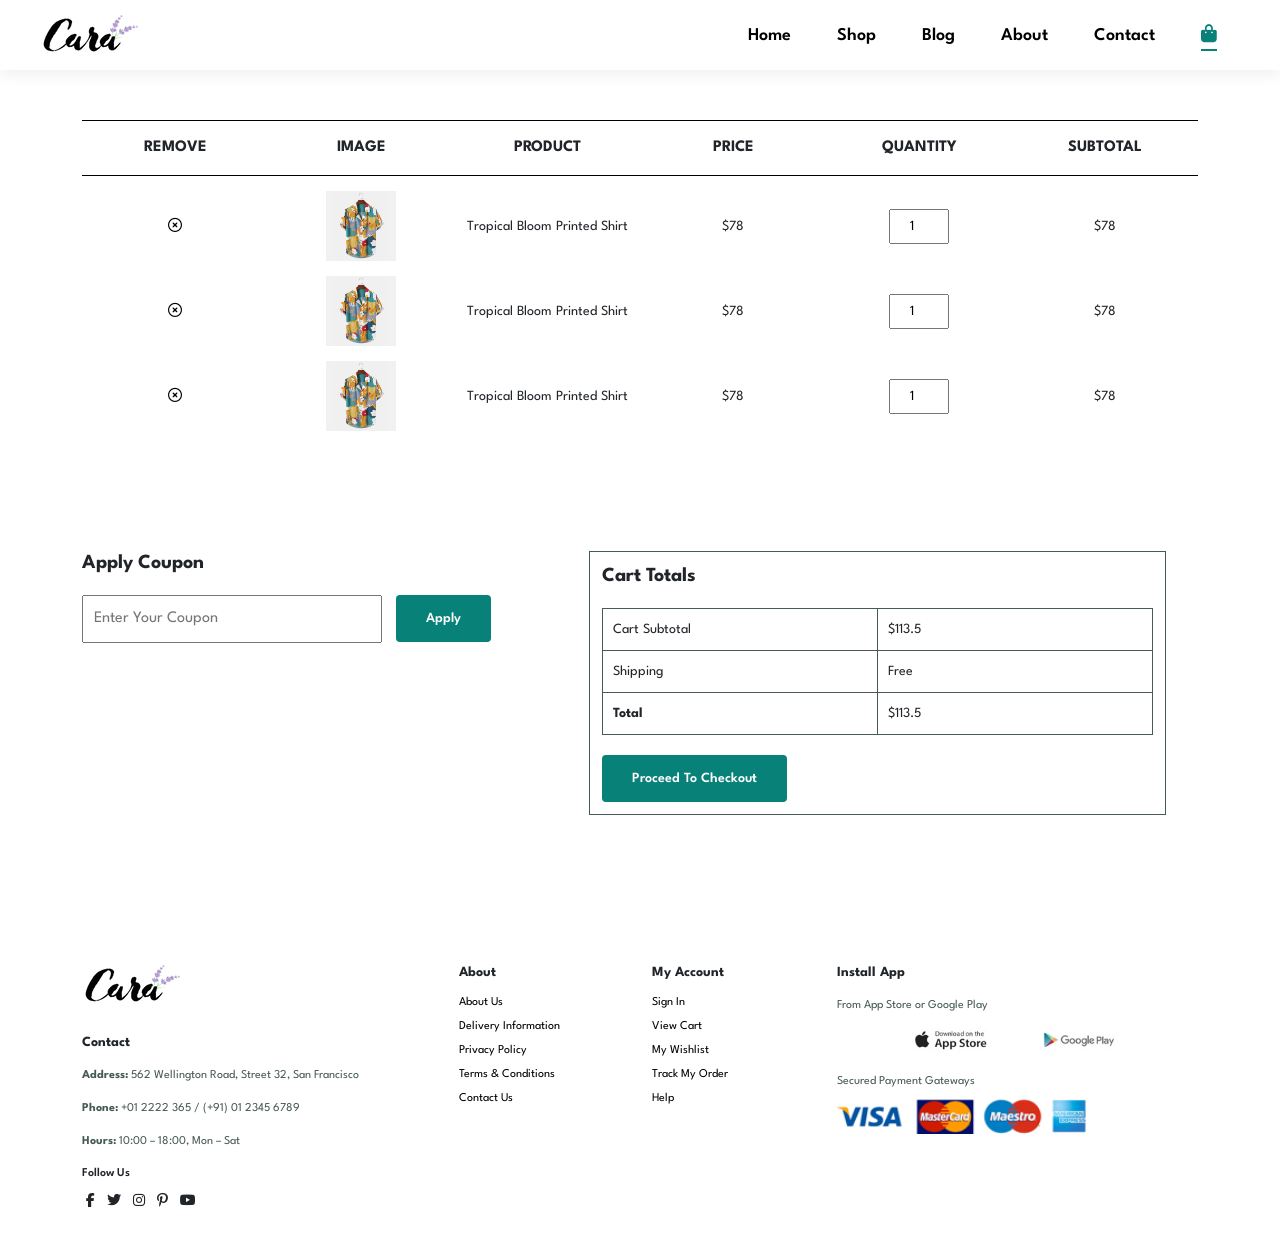
<file: cart.html>
<!DOCTYPE html>
<html lang="en">
  <head>
    <meta charset="UTF-8" />
    <meta name="viewport" content="width=device-width, initial-scale=1.0" />
    <title>E-Commerce Website</title>
    <!-- favicon link -->
    <link rel="icon" type="image/png" href="assets/favicon/favicon.png" />
    <!-- font awesome link -->
    <link
      rel="stylesheet"
      href="https://cdnjs.cloudflare.com/ajax/libs/font-awesome/6.6.0/css/all.min.css"
    />
    <!-- bootstrap css link -->
    <link
      href="https://cdn.jsdelivr.net/npm/bootstrap@5.3.3/dist/css/bootstrap.min.css"
      rel="stylesheet"
    />
    <!-- custom css link -->
    <link rel="stylesheet" href="css/style.css" />
  </head>
  <body>
    <!-- desktop header starts -->
    <header>
      <div class="logo">
        <a href="#"
          ><img src="assets/logo/logo.png" alt="cara website logo"
        /></a>
      </div>
      <nav>
        <ul>
          <li><a href="index.html">Home</a></li>
          <li><a href="shop.html">Shop</a></li>
          <li><a href="blog.html">Blog</a></li>
          <li><a href="about.html">About</a></li>
          <li><a href="contact.html">Contact</a></li>
          <li>
            <a href="cart.html" class="active"
              ><i class="fa-solid fa-bag-shopping"></i
            ></a>
          </li>
        </ul>
      </nav>
    </header>

    <!-- mobile header starts -->
    <div class="mobile-header">
      <div class="logo">
        <a href="#"
          ><img src="assets/logo/logo.png" alt="cara website logo"
        /></a>
      </div>
      <div class="hamburger">&#9776;</div>
      <nav class="mobile-navbar">
        <ul>
          <li><a href="index.html">Home</a></li>
          <li><a href="shop.html">Shop</a></li>
          <li><a href="blog.html">Blog</a></li>
          <li><a href="about.html">About</a></li>
          <li><a href="contact.html">Contact</a></li>
          <li>
            <a href="cart.html" class="active"
              ><i class="fa-solid fa-bag-shopping"></i
            ></a>
          </li>
        </ul>
      </nav>
    </div>

    <!-- overlay for mobile navbar -->
    <div class="overlay"></div>

    <!-- cart section starts -->
    <section id="cart">
      <div class="container">
        <div class="row">
          <div class="table-responsive">
            <table>
              <thead>
                <tr>
                  <td>Remove</td>
                  <td>Image</td>
                  <td>Product</td>
                  <td>Price</td>
                  <td>Quantity</td>
                  <td>Subtotal</td>
                </tr>
              </thead>
              <tbody>
                <tr>
                  <td>
                    <a href="#"><i class="fa-regular fa-circle-xmark"></i></a>
                  </td>
                  <td>
                    <img
                      src="assets/products/f1.jpg"
                      alt="Tropical Bloom Printed Shirt"
                    />
                  </td>
                  <td>Tropical Bloom Printed Shirt</td>
                  <td>$78</td>
                  <td><input type="number" value="1" /></td>
                  <td>$78</td>
                </tr>
                <tr>
                  <td>
                    <a href="#"><i class="fa-regular fa-circle-xmark"></i></a>
                  </td>
                  <td>
                    <img
                      src="assets/products/f1.jpg"
                      alt="Tropical Bloom Printed Shirt"
                    />
                  </td>
                  <td>Tropical Bloom Printed Shirt</td>
                  <td>$78</td>
                  <td><input type="number" value="1" /></td>
                  <td>$78</td>
                </tr>
                <tr>
                  <td>
                    <a href="#"><i class="fa-regular fa-circle-xmark"></i></a>
                  </td>
                  <td>
                    <img
                      src="assets/products/f1.jpg"
                      alt="Tropical Bloom Printed Shirt"
                    />
                  </td>
                  <td>Tropical Bloom Printed Shirt</td>
                  <td>$78</td>
                  <td><input type="number" value="1" /></td>
                  <td>$78</td>
                </tr>
              </tbody>
            </table>
          </div>
        </div>
      </div>
    </section>

    <!-- cart total & coupon section starts -->
    <section id="cart-total">
      <div class="container">
        <div class="row">
          <div class="col-12 col-md-5 coupon">
            <h3>Apply Coupon</h3>
            <div>
              <input type="text" placeholder="Enter Your Coupon" />
              <button class="normal">Apply</button>
            </div>
          </div>
          <div class="col-12 col-md-7 checkout">
            <div class="checkout-box">
              <h3>Cart Totals</h3>
              <table>
                <tr>
                  <td>Cart Subtotal</td>
                  <td>$113.5</td>
                </tr>
                <tr>
                  <td>Shipping</td>
                  <td>Free</td>
                </tr>
                <tr>
                  <td><strong>Total</strong></td>
                  <td>$113.5</td>
                </tr>
              </table>
              <button class="normal">Proceed To Checkout</button>
            </div>
          </div>
        </div>
      </div>
    </section>

    <!-- footer starts -->
    <footer>
      <div class="container">
        <div class="row g-3">
          <!-- Column 1: Logo + Contact -->
          <div class="col-12 col-md-4 mb-4 mb-md-0">
            <div class="footer-section">
              <img src="assets/logo/logo.png" alt="Logo" class="footer-logo" />
              <h5>Contact</h5>
              <p>
                <strong>Address:</strong> 562 Wellington Road, Street 32, San
                Francisco
              </p>
              <p><strong>Phone:</strong> +01 2222 365 / (+91) 01 2345 6789</p>
              <p><strong>Hours:</strong> 10:00 – 18:00, Mon – Sat</p>

              <div class="social-follow mt-3">
                <h6>Follow Us</h6>
                <div class="social-icons">
                  <i class="fab fa-facebook-f"></i>
                  <i class="fab fa-twitter"></i>
                  <i class="fab fa-instagram"></i>
                  <i class="fab fa-pinterest-p"></i>
                  <i class="fab fa-youtube"></i>
                </div>
              </div>
            </div>
          </div>

          <!-- Column 2: About + Account -->
          <div class="col-12 col-md-4 mb-4 mb-md-0">
            <div class="row">
              <div class="col-6">
                <div class="footer-section">
                  <h5>About</h5>
                  <ul class="list">
                    <li><a href="#">About Us</a></li>
                    <li><a href="#">Delivery Information</a></li>
                    <li><a href="#">Privacy Policy</a></li>
                    <li><a href="#">Terms & Conditions</a></li>
                    <li><a href="#">Contact Us</a></li>
                  </ul>
                </div>
              </div>
              <div class="col-6">
                <div class="footer-section">
                  <h5>My Account</h5>
                  <ul class="list">
                    <li><a href="#">Sign In</a></li>
                    <li><a href="#">View Cart</a></li>
                    <li><a href="#">My Wishlist</a></li>
                    <li><a href="#">Track My Order</a></li>
                    <li><a href="#">Help</a></li>
                  </ul>
                </div>
              </div>
            </div>
          </div>

          <!-- Column 3: Install App + Payments -->
          <div class="col-12 col-md-4">
            <div class="footer-section">
              <h5>Install App</h5>
              <p>From App Store or Google Play</p>
              <div class="d-flex gap-2 mb-3">
                <img src="assets/pay/app.jpg" alt="App Store" width="120" />
                <img src="assets/pay/play.jpg" alt="Google Play" width="120" />
              </div>
              <p>Secured Payment Gateways</p>
              <img src="assets/pay/pay.png" alt="Payment Methods" width="250" />
            </div>
          </div>
        </div>
      </div>
    </footer>

    <!-- bootstrap js link -->
    <script src="https://cdn.jsdelivr.net/npm/bootstrap@5.3.7/dist/js/bootstrap.bundle.min.js"></script>

    <!-- custom javascript link -->
    <script src="js/script.js"></script>
  </body>
</html>
</file>
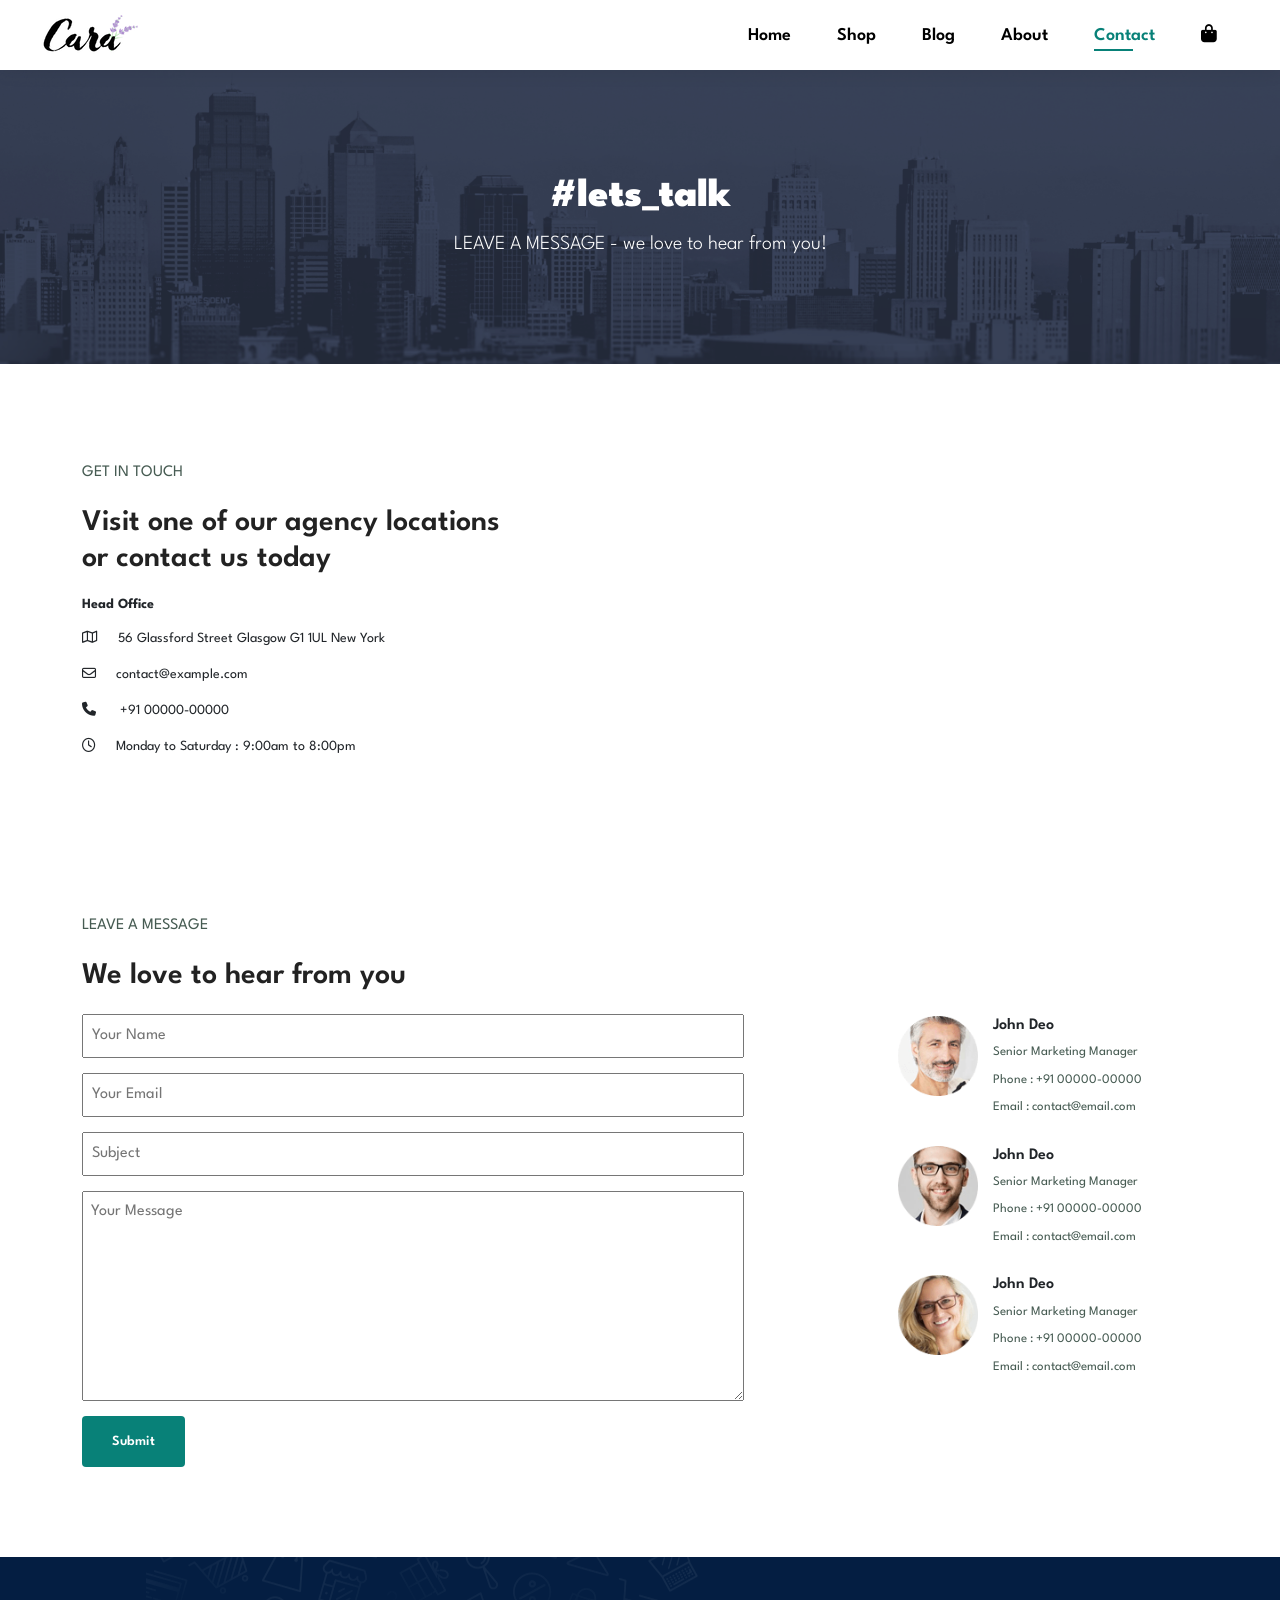
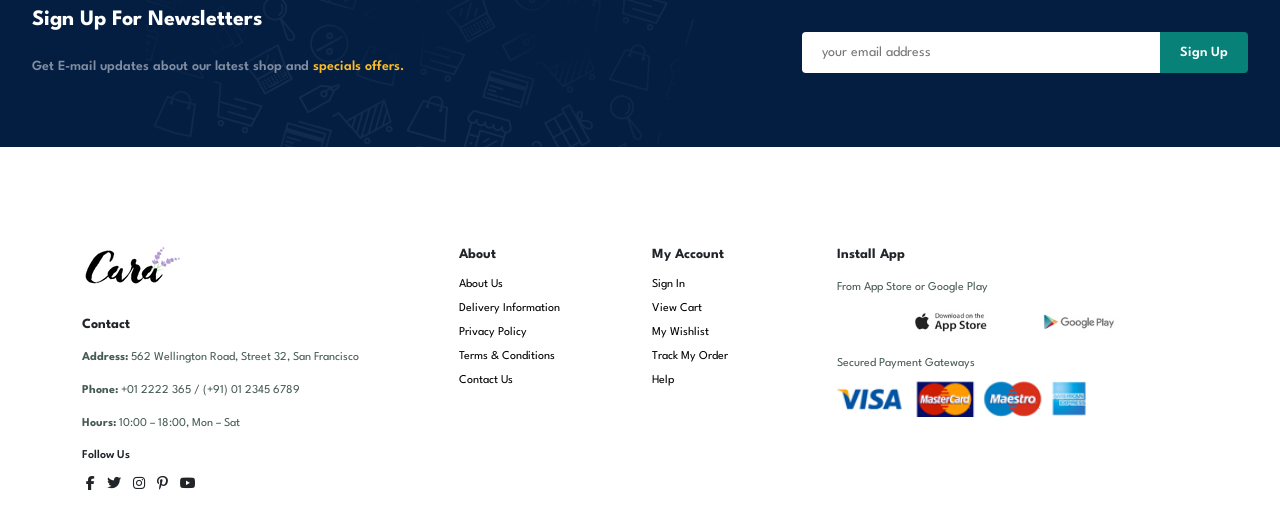
<file: contact.html>
<!DOCTYPE html>
<html lang="en">
  <head>
    <meta charset="UTF-8" />
    <meta name="viewport" content="width=device-width, initial-scale=1.0" />
    <title>E-Commerce Website</title>
    <!-- favicon link -->
    <link rel="icon" type="image/png" href="assets/favicon/favicon.png" />
    <!-- font awesome link -->
    <link
      rel="stylesheet"
      href="https://cdnjs.cloudflare.com/ajax/libs/font-awesome/6.6.0/css/all.min.css"
    />
    <!-- bootstrap css link -->
    <link
      href="https://cdn.jsdelivr.net/npm/bootstrap@5.3.3/dist/css/bootstrap.min.css"
      rel="stylesheet"
    />
    <!-- custom css link -->
    <link rel="stylesheet" href="css/style.css" />
  </head>
  <body>
    <!-- desktop header starts -->
    <header>
      <div class="logo">
        <a href="#"
          ><img src="assets/logo/logo.png" alt="cara website logo"
        /></a>
      </div>
      <nav>
        <ul>
          <li><a href="index.html">Home</a></li>
          <li><a href="shop.html">Shop</a></li>
          <li><a href="blog.html">Blog</a></li>
          <li><a href="about.html">About</a></li>
          <li><a href="contact.html" class="active">Contact</a></li>
          <li>
            <a href="cart.html"><i class="fa-solid fa-bag-shopping"></i></a>
          </li>
        </ul>
      </nav>
    </header>

    <!-- mobile header starts -->
    <div class="mobile-header">
      <div class="logo">
        <a href="#"
          ><img src="assets/logo/logo.png" alt="cara website logo"
        /></a>
      </div>
      <div class="hamburger">&#9776;</div>
      <nav class="mobile-navbar">
        <ul>
          <li><a href="index.html">Home</a></li>
          <li><a href="shop.html">Shop</a></li>
          <li><a href="blog.html">Blog</a></li>
          <li><a href="about.html">About</a></li>
          <li><a href="contact.html" class="active">Contact</a></li>
          <li>
            <a href="cart.html"><i class="fa-solid fa-bag-shopping"></i></a>
          </li>
        </ul>
      </nav>
    </div>
    <!-- overlay for mobile navbar -->
    <div class="overlay"></div>

    <!-- banner1 starts -->
    <section id="shop-banner1" class="contact-banner">
      <div class="container-fluid">
        <h2>#lets_talk</h2>
        <h4>LEAVE A MESSAGE - we love to hear from you!</h4>
      </div>
    </section>

    <!-- contact details starts -->
    <section id="contact-details">
      <div class="container">
        <div class="row">
          <div class="col-12 col-lg-5 d-flex">
            <div class="contact-info">
              <p>GET IN TOUCH</p>
              <h4 class="contact-title">
                Visit one of our agency locations or contact us today
              </h4>
              <h3>Head Office</h3>
              <ul>
                <li>
                  <i class="fa-regular fa-map"></i>56 Glassford Street Glasgow
                  G1 1UL New York
                </li>
                <li>
                  <i class="fa-regular fa-envelope"></i>contact@example.com
                </li>
                <li><i class="fa-solid fa-phone"></i> +91 00000-00000</li>
                <li>
                  <i class="fa-regular fa-clock"></i>Monday to Saturday : 9:00am
                  to 8:00pm
                </li>
              </ul>
            </div>
          </div>
          <div class="col-12 col-lg-7 d-flex">
            <div class="map">
              <iframe
                src="https://www.google.com/maps/embed?pb=!1m18!1m12!1m3!1d2469.6872164482384!2d-1.2570928235142602!3d51.75704287187104!2m3!1f0!2f0!3f0!3m2!1i1024!2i768!4f13.1!3m3!1m2!1s0x4876c6a9ef8c485b%3A0xd2ff1883a001afed!2sUniversity%20of%20Oxford!5e0!3m2!1sen!2sin!4v1763203950737!5m2!1sen!2sin"
                style="border: 0"
                allowfullscreen=""
                loading="lazy"
                referrerpolicy="no-referrer-when-downgrade"
              ></iframe>
            </div>
          </div>
        </div>
      </div>
    </section>

    <!-- contact form -->
    <section id="contact-form">
      <div class="container">
        <div class="row">
          <div class="col-12 col-lg-8 main-contact-form">
            <p>LEAVE A MESSAGE</p>
            <h4 class="contact-title">We love to hear from you</h4>
            <input type="text" placeholder="Your Name" />
            <input type="email" placeholder="Your Email" />
            <input type="text" placeholder="Subject" />
            <textarea placeholder="Your Message" rows="8" cols="40"></textarea>
            <button class="normal">Submit</button>
          </div>
          <div class="col-12 col-lg-4 contact-team">
            <div class="row">
              <div class="col-12 col-sm-6 col-md-4 col-lg-12 team-members">
                <div class="team-img">
                  <img src="assets/people/1.png" alt="" />
                </div>
                <div class="team-detail">
                  <h5>John Deo</h5>
                  <p>Senior Marketing Manager</p>
                  <p>Phone : +91 00000-00000</p>
                  <p>Email : contact@email.com</p>
                </div>
              </div>
              <div class="col-12 col-sm-6 col-md-4 col-lg-12 team-members">
                <div class="team-img">
                  <img src="assets/people/2.png" alt="" />
                </div>
                <div class="team-detail">
                  <h5>John Deo</h5>
                  <p>Senior Marketing Manager</p>
                  <p>Phone : +91 00000-00000</p>
                  <p>Email : contact@email.com</p>
                </div>
              </div>
              <div class="col-12 col-sm-6 col-md-4 col-lg-12 team-members">
                <div class="team-img">
                  <img src="assets/people/3.png" alt="" />
                </div>
                <div class="team-detail">
                  <h5>John Deo</h5>
                  <p>Senior Marketing Manager</p>
                  <p>Phone : +91 00000-00000</p>
                  <p>Email : contact@email.com</p>
                </div>
              </div>
            </div>
          </div>
        </div>
      </div>
    </section>

    <!-- newsletter section starts -->
    <section id="newsletter">
      <div class="container-fluid">
        <div class="row align-items-center text-center text-md-start">
          <div class="col-12 col-md-6">
            <div class="newstext">
              <h4>Sign Up For Newsletters</h4>
              <p>
                Get E-mail updates about our latest shop and
                <span>specials offers.</span>
              </p>
            </div>
          </div>
          <div class="col-12 col-md-6">
            <div class="form justify-content-center justify-content-md-end">
              <input type="email" placeholder="your email address" />
              <button class="normal">Sign Up</button>
            </div>
          </div>
        </div>
      </div>
    </section>

    <!-- footer starts -->
    <footer>
      <div class="container">
        <div class="row g-3">
          <!-- Column 1: Logo + Contact -->
          <div class="col-12 col-md-4 mb-4 mb-md-0">
            <div class="footer-section">
              <img src="assets/logo/logo.png" alt="Logo" class="footer-logo" />
              <h5>Contact</h5>
              <p>
                <strong>Address:</strong> 562 Wellington Road, Street 32, San
                Francisco
              </p>
              <p><strong>Phone:</strong> +01 2222 365 / (+91) 01 2345 6789</p>
              <p><strong>Hours:</strong> 10:00 – 18:00, Mon – Sat</p>

              <div class="social-follow mt-3">
                <h6>Follow Us</h6>
                <div class="social-icons">
                  <i class="fab fa-facebook-f"></i>
                  <i class="fab fa-twitter"></i>
                  <i class="fab fa-instagram"></i>
                  <i class="fab fa-pinterest-p"></i>
                  <i class="fab fa-youtube"></i>
                </div>
              </div>
            </div>
          </div>

          <!-- Column 2: About + Account -->
          <div class="col-12 col-md-4 mb-4 mb-md-0">
            <div class="row">
              <div class="col-6">
                <div class="footer-section">
                  <h5>About</h5>
                  <ul class="list">
                    <li><a href="#">About Us</a></li>
                    <li><a href="#">Delivery Information</a></li>
                    <li><a href="#">Privacy Policy</a></li>
                    <li><a href="#">Terms & Conditions</a></li>
                    <li><a href="#">Contact Us</a></li>
                  </ul>
                </div>
              </div>
              <div class="col-6">
                <div class="footer-section">
                  <h5>My Account</h5>
                  <ul class="list">
                    <li><a href="#">Sign In</a></li>
                    <li><a href="#">View Cart</a></li>
                    <li><a href="#">My Wishlist</a></li>
                    <li><a href="#">Track My Order</a></li>
                    <li><a href="#">Help</a></li>
                  </ul>
                </div>
              </div>
            </div>
          </div>

          <!-- Column 3: Install App + Payments -->
          <div class="col-12 col-md-4">
            <div class="footer-section">
              <h5>Install App</h5>
              <p>From App Store or Google Play</p>
              <div class="d-flex gap-2 mb-3">
                <img src="assets/pay/app.jpg" alt="App Store" width="120" />
                <img src="assets/pay/play.jpg" alt="Google Play" width="120" />
              </div>
              <p>Secured Payment Gateways</p>
              <img src="assets/pay/pay.png" alt="Payment Methods" width="250" />
            </div>
          </div>
        </div>
      </div>
    </footer>

    <!-- bootstrap js link -->
    <script src="https://cdn.jsdelivr.net/npm/bootstrap@5.3.7/dist/js/bootstrap.bundle.min.js"></script>

    <!-- custom javascript link -->
    <script src="js/script.js"></script>
  </body>
</html>
</file>
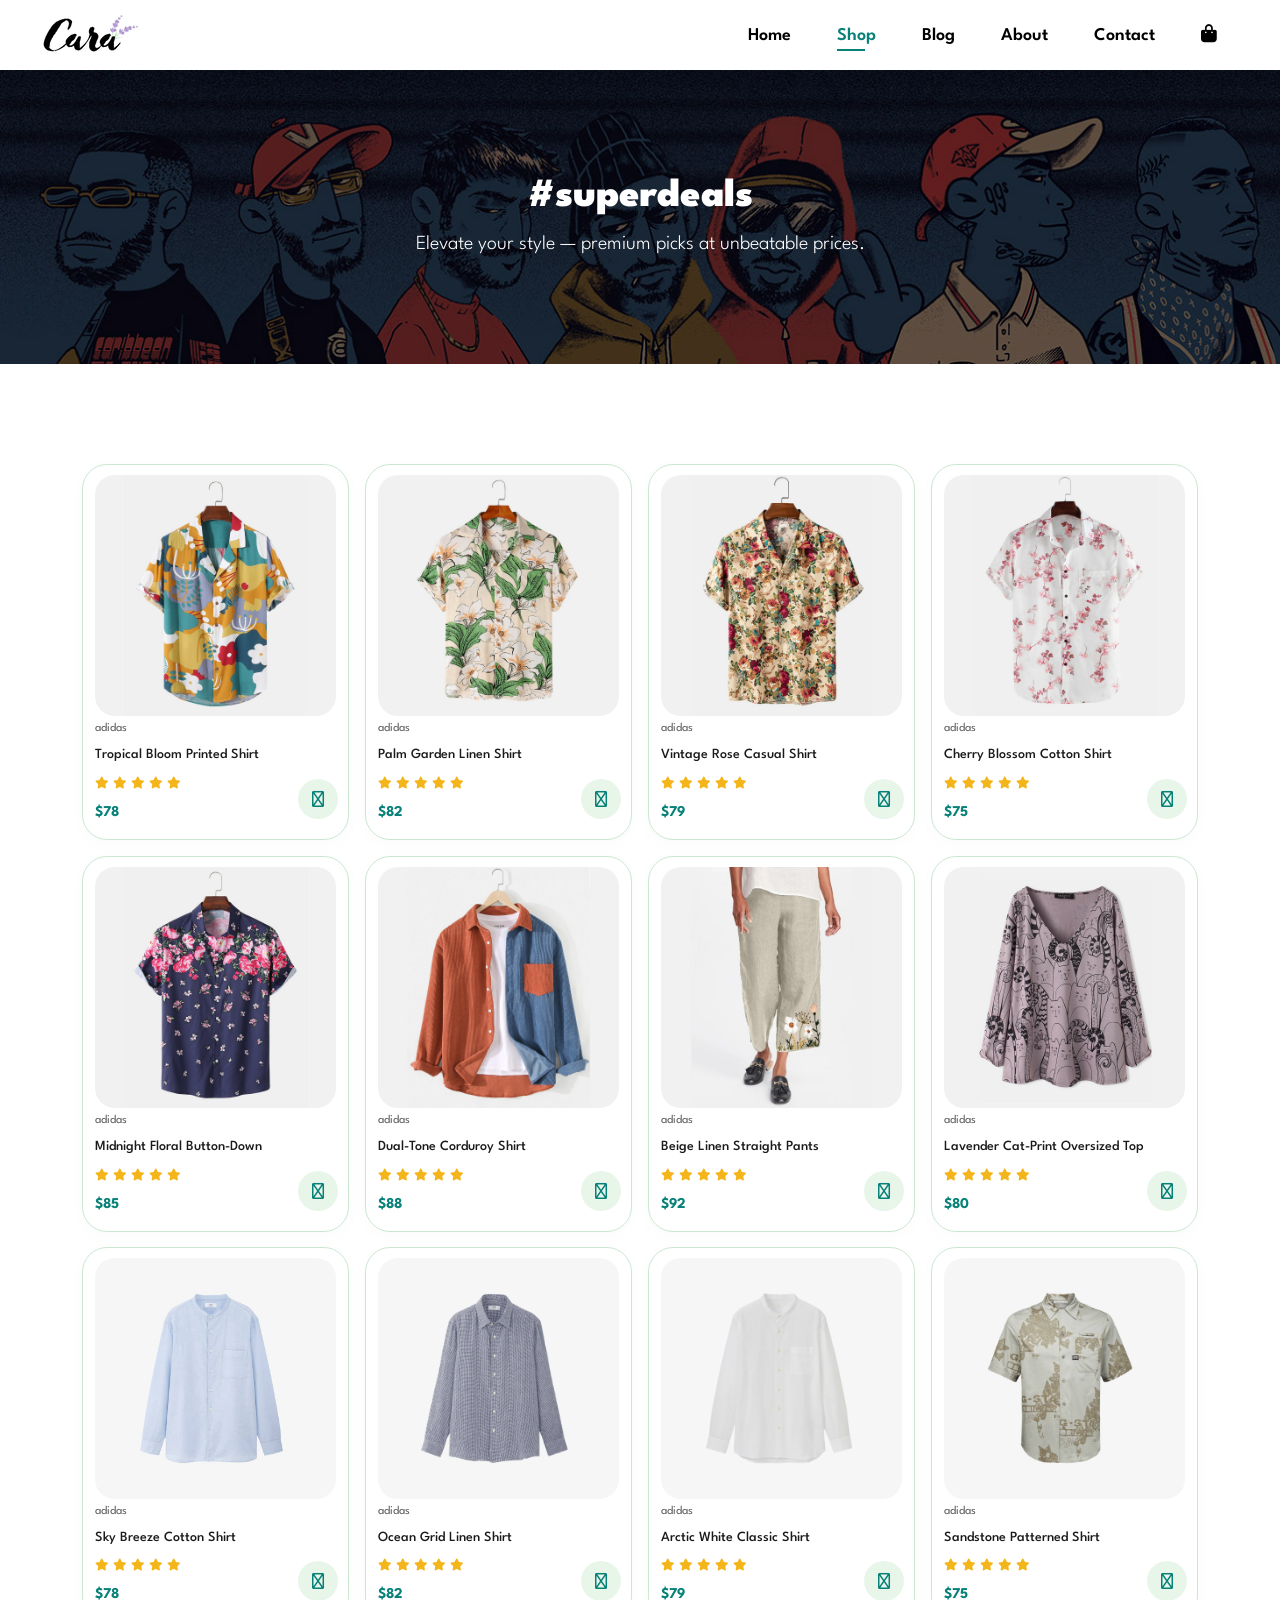
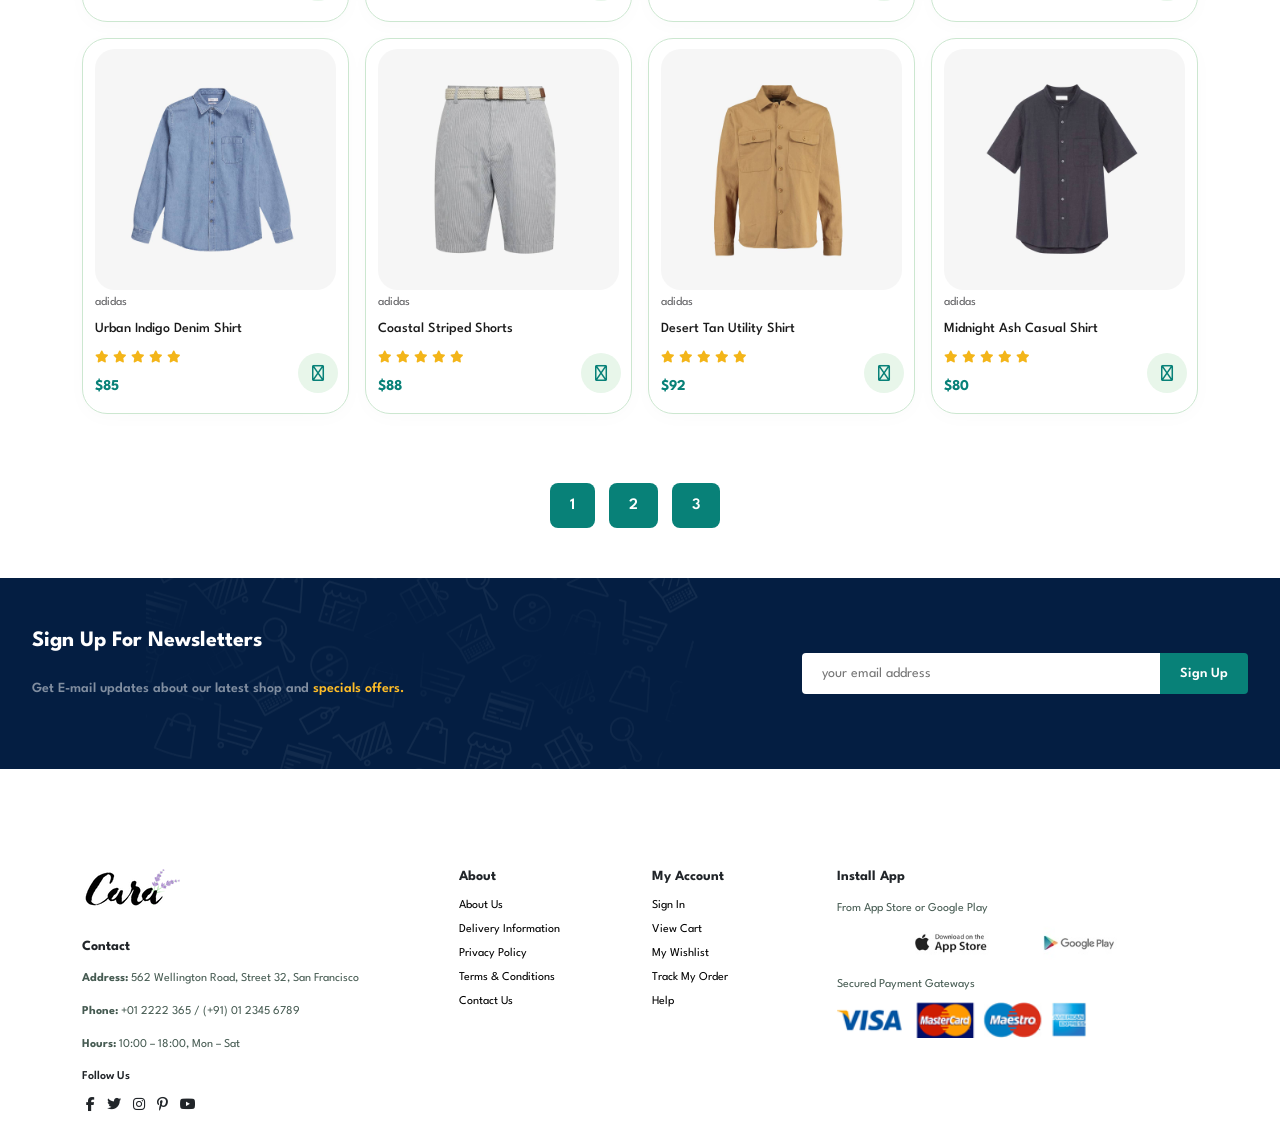
<file: shop.html>
<!DOCTYPE html>
<html lang="en">
  <head>
    <meta charset="UTF-8" />
    <meta name="viewport" content="width=device-width, initial-scale=1.0" />
    <title>E-Commerce Website</title>
    <!-- favicon link -->
    <link rel="icon" type="image/png" href="assets/favicon/favicon.png" />
    <!-- font awesome link -->
    <link
      rel="stylesheet"
      href="https://cdnjs.cloudflare.com/ajax/libs/font-awesome/6.6.0/css/all.min.css"
    />
    <!-- bootstrap css link -->
    <link
      href="https://cdn.jsdelivr.net/npm/bootstrap@5.3.3/dist/css/bootstrap.min.css"
      rel="stylesheet"
    />
    <!-- custom css link -->
    <link rel="stylesheet" href="css/style.css" />
  </head>
  <body>
    <!-- desktop header starts -->
    <header>
      <div class="logo">
        <a href="#"
          ><img src="assets/logo/logo.png" alt="cara website logo"
        /></a>
      </div>
      <nav>
        <ul>
          <li><a href="index.html">Home</a></li>
          <li><a href="shop.html" class="active">Shop</a></li>
          <li><a href="blog.html">Blog</a></li>
          <li><a href="about.html">About</a></li>
          <li><a href="contact.html">Contact</a></li>
          <li>
            <a href="cart.html"><i class="fa-solid fa-bag-shopping"></i></a>
          </li>
        </ul>
      </nav>
    </header>

    <!-- mobile header starts -->
    <div class="mobile-header">
      <div class="logo">
        <a href="#"
          ><img src="assets/logo/logo.png" alt="cara website logo"
        /></a>
      </div>
      <div class="hamburger">&#9776;</div>
      <nav class="mobile-navbar">
        <ul>
          <li><a href="index.html">Home</a></li>
          <li><a href="shop.html" class="active">Shop</a></li>
          <li><a href="blog.html">Blog</a></li>
          <li><a href="about.html">About</a></li>
          <li><a href="contact.html">Contact</a></li>
          <li>
            <a href="cart.html"><i class="fa-solid fa-bag-shopping"></i></a>
          </li>
        </ul>
      </nav>
    </div>
    <!-- overlay for mobile navbar -->
    <div class="overlay"></div>

    <!-- banner1 starts -->
    <section id="shop-banner1">
      <div class="container-fluid">
        <h2>#superdeals</h2>
        <h4>Elevate your style — premium picks at unbeatable prices.</h4>
      </div>
    </section>

    <!-- featured product section starts -->
    <section id="product1">
      <div class="container">
        <div class="row g-3 d-flex">
          <div class="col-6 col-sm-4 col-md-3">
            <div
              class="product-box"
              onclick="window.location.href='sproduct.html';"
            >
              <img
                src="assets/products/f1.jpg"
                alt="First shirt (colorful floral abstract)"
              />
              <div class="des">
                <span>adidas</span>
                <h5>Tropical Bloom Printed Shirt</h5>
                <div class="star">
                  <i class="fa-solid fa-star"></i>
                  <i class="fa-solid fa-star"></i>
                  <i class="fa-solid fa-star"></i>
                  <i class="fa-solid fa-star"></i>
                  <i class="fa-solid fa-star"></i>
                </div>
                <h4>$78</h4>
              </div>
              <a href="#"><i class="fa-solid fa-cart-shopping cart"></i></a>
            </div>
          </div>
          <div class="col-6 col-sm-4 col-md-3">
            <div class="product-box">
              <img
                src="assets/products/f2.jpg"
                alt="Second shirt (white with green leaves)"
              />
              <div class="des">
                <span>adidas</span>
                <h5>Palm Garden Linen Shirt</h5>
                <div class="star">
                  <i class="fa-solid fa-star"></i>
                  <i class="fa-solid fa-star"></i>
                  <i class="fa-solid fa-star"></i>
                  <i class="fa-solid fa-star"></i>
                  <i class="fa-solid fa-star"></i>
                </div>
                <h4>$82</h4>
              </div>
              <a href="#"><i class="fa-solid fa-cart-shopping cart"></i></a>
            </div>
          </div>
          <div class="col-6 col-sm-4 col-md-3">
            <div class="product-box">
              <img
                src="assets/products/f3.jpg"
                alt="Third shirt (cream with red roses)"
              />
              <div class="des">
                <span>adidas</span>
                <h5>Vintage Rose Casual Shirt</h5>
                <div class="star">
                  <i class="fa-solid fa-star"></i>
                  <i class="fa-solid fa-star"></i>
                  <i class="fa-solid fa-star"></i>
                  <i class="fa-solid fa-star"></i>
                  <i class="fa-solid fa-star"></i>
                </div>
                <h4>$79</h4>
              </div>
              <a href="#"><i class="fa-solid fa-cart-shopping cart"></i></a>
            </div>
          </div>
          <div class="col-6 col-sm-4 col-md-3">
            <div class="product-box">
              <img
                src="assets/products/f4.jpg"
                alt="Fourth shirt (white with pink cherry blossoms)"
              />
              <div class="des">
                <span>adidas</span>
                <h5>Cherry Blossom Cotton Shirt</h5>
                <div class="star">
                  <i class="fa-solid fa-star"></i>
                  <i class="fa-solid fa-star"></i>
                  <i class="fa-solid fa-star"></i>
                  <i class="fa-solid fa-star"></i>
                  <i class="fa-solid fa-star"></i>
                </div>
                <h4>$75</h4>
              </div>
              <a href="#"><i class="fa-solid fa-cart-shopping cart"></i></a>
            </div>
          </div>
          <div class="col-6 col-sm-4 col-md-3">
            <div class="product-box">
              <img
                src="assets/products/f5.jpg"
                alt="Fifth shirt (navy with pink flowers)"
              />
              <div class="des">
                <span>adidas</span>
                <h5>Midnight Floral Button-Down</h5>
                <div class="star">
                  <i class="fa-solid fa-star"></i>
                  <i class="fa-solid fa-star"></i>
                  <i class="fa-solid fa-star"></i>
                  <i class="fa-solid fa-star"></i>
                  <i class="fa-solid fa-star"></i>
                </div>
                <h4>$85</h4>
              </div>
              <a href="#"><i class="fa-solid fa-cart-shopping cart"></i></a>
            </div>
          </div>
          <div class="col-6 col-sm-4 col-md-3">
            <div class="product-box">
              <img
                src="assets/products/f6.jpg"
                alt="Sixth shirt (half orange half blue)"
              />
              <div class="des">
                <span>adidas</span>
                <h5>Dual-Tone Corduroy Shirt</h5>
                <div class="star">
                  <i class="fa-solid fa-star"></i>
                  <i class="fa-solid fa-star"></i>
                  <i class="fa-solid fa-star"></i>
                  <i class="fa-solid fa-star"></i>
                  <i class="fa-solid fa-star"></i>
                </div>
                <h4>$88</h4>
              </div>
              <a href="#"><i class="fa-solid fa-cart-shopping cart"></i></a>
            </div>
          </div>
          <div class="col-6 col-sm-4 col-md-3">
            <div class="product-box">
              <img
                src="assets/products/f7.jpg"
                alt="Seventh (beige pant outfit)"
              />
              <div class="des">
                <span>adidas</span>
                <h5>Beige Linen Straight Pants</h5>
                <div class="star">
                  <i class="fa-solid fa-star"></i>
                  <i class="fa-solid fa-star"></i>
                  <i class="fa-solid fa-star"></i>
                  <i class="fa-solid fa-star"></i>
                  <i class="fa-solid fa-star"></i>
                </div>
                <h4>$92</h4>
              </div>
              <a href="#"><i class="fa-solid fa-cart-shopping cart"></i></a>
            </div>
          </div>
          <div class="col-6 col-sm-4 col-md-3">
            <div class="product-box">
              <img
                src="assets/products/f8.jpg"
                alt="Eighth (lavender top with cat pattern)"
              />
              <div class="des">
                <span>adidas</span>
                <h5>Lavender Cat-Print Oversized Top</h5>
                <div class="star">
                  <i class="fa-solid fa-star"></i>
                  <i class="fa-solid fa-star"></i>
                  <i class="fa-solid fa-star"></i>
                  <i class="fa-solid fa-star"></i>
                  <i class="fa-solid fa-star"></i>
                </div>
                <h4>$80</h4>
              </div>
              <a href="#"><i class="fa-solid fa-cart-shopping cart"></i></a>
            </div>
          </div>
        </div>
        <div class="row g-3 d-flex" style="padding-top: 15px">
          <div class="col-6 col-sm-4 col-md-3">
            <div class="product-box">
              <img
                src="assets/products/n1.jpg"
                alt="Light blue cotton shirt with button-down collar"
              />
              <div class="des">
                <span>adidas</span>
                <h5>Sky Breeze Cotton Shirt</h5>
                <div class="star">
                  <i class="fa-solid fa-star"></i>
                  <i class="fa-solid fa-star"></i>
                  <i class="fa-solid fa-star"></i>
                  <i class="fa-solid fa-star"></i>
                  <i class="fa-solid fa-star"></i>
                </div>
                <h4>$78</h4>
              </div>
              <a href="#"><i class="fa-solid fa-cart-shopping cart"></i></a>
            </div>
          </div>
          <div class="col-6 col-sm-4 col-md-3">
            <div class="product-box">
              <img
                src="assets/products/n2.jpg"
                alt="Navy blue checkered linen shirt"
              />
              <div class="des">
                <span>adidas</span>
                <h5>Ocean Grid Linen Shirt</h5>
                <div class="star">
                  <i class="fa-solid fa-star"></i>
                  <i class="fa-solid fa-star"></i>
                  <i class="fa-solid fa-star"></i>
                  <i class="fa-solid fa-star"></i>
                  <i class="fa-solid fa-star"></i>
                </div>
                <h4>$82</h4>
              </div>
              <a href="#"><i class="fa-solid fa-cart-shopping cart"></i></a>
            </div>
          </div>
          <div class="col-6 col-sm-4 col-md-3">
            <div class="product-box">
              <img
                src="assets/products/n3.jpg"
                alt="White classic button-up shirt"
              />
              <div class="des">
                <span>adidas</span>
                <h5>Arctic White Classic Shirt</h5>
                <div class="star">
                  <i class="fa-solid fa-star"></i>
                  <i class="fa-solid fa-star"></i>
                  <i class="fa-solid fa-star"></i>
                  <i class="fa-solid fa-star"></i>
                  <i class="fa-solid fa-star"></i>
                </div>
                <h4>$79</h4>
              </div>
              <a href="#"><i class="fa-solid fa-cart-shopping cart"></i></a>
            </div>
          </div>
          <div class="col-6 col-sm-4 col-md-3">
            <div class="product-box">
              <img
                src="assets/products/n4.jpg"
                alt="Beige printed short-sleeve shirt"
              />
              <div class="des">
                <span>adidas</span>
                <h5>Sandstone Patterned Shirt</h5>
                <div class="star">
                  <i class="fa-solid fa-star"></i>
                  <i class="fa-solid fa-star"></i>
                  <i class="fa-solid fa-star"></i>
                  <i class="fa-solid fa-star"></i>
                  <i class="fa-solid fa-star"></i>
                </div>
                <h4>$75</h4>
              </div>
              <a href="#"><i class="fa-solid fa-cart-shopping cart"></i></a>
            </div>
          </div>
          <div class="col-6 col-sm-4 col-md-3">
            <div class="product-box">
              <img
                src="assets/products/n5.jpg"
                alt="Denim textured blue shirt"
              />
              <div class="des">
                <span>adidas</span>
                <h5>Urban Indigo Denim Shirt</h5>
                <div class="star">
                  <i class="fa-solid fa-star"></i>
                  <i class="fa-solid fa-star"></i>
                  <i class="fa-solid fa-star"></i>
                  <i class="fa-solid fa-star"></i>
                  <i class="fa-solid fa-star"></i>
                </div>
                <h4>$85</h4>
              </div>
              <a href="#"><i class="fa-solid fa-cart-shopping cart"></i></a>
            </div>
          </div>
          <div class="col-6 col-sm-4 col-md-3">
            <div class="product-box">
              <img
                src="assets/products/n6.jpg"
                alt="Grey striped shorts with woven belt"
              />
              <div class="des">
                <span>adidas</span>
                <h5>Coastal Striped Shorts</h5>
                <div class="star">
                  <i class="fa-solid fa-star"></i>
                  <i class="fa-solid fa-star"></i>
                  <i class="fa-solid fa-star"></i>
                  <i class="fa-solid fa-star"></i>
                  <i class="fa-solid fa-star"></i>
                </div>
                <h4>$88</h4>
              </div>
              <a href="#"><i class="fa-solid fa-cart-shopping cart"></i></a>
            </div>
          </div>
          <div class="col-6 col-sm-4 col-md-3">
            <div class="product-box">
              <img
                src="assets/products/n7.jpg"
                alt="Camel brown full-sleeve shirt with flap pockets"
              />
              <div class="des">
                <span>adidas</span>
                <h5>Desert Tan Utility Shirt</h5>
                <div class="star">
                  <i class="fa-solid fa-star"></i>
                  <i class="fa-solid fa-star"></i>
                  <i class="fa-solid fa-star"></i>
                  <i class="fa-solid fa-star"></i>
                  <i class="fa-solid fa-star"></i>
                </div>
                <h4>$92</h4>
              </div>
              <a href="#"><i class="fa-solid fa-cart-shopping cart"></i></a>
            </div>
          </div>
          <div class="col-6 col-sm-4 col-md-3">
            <div class="product-box">
              <img
                src="assets/products/n8.jpg"
                alt="Charcoal short-sleeve shirt with clean collar"
              />
              <div class="des">
                <span>adidas</span>
                <h5>Midnight Ash Casual Shirt</h5>
                <div class="star">
                  <i class="fa-solid fa-star"></i>
                  <i class="fa-solid fa-star"></i>
                  <i class="fa-solid fa-star"></i>
                  <i class="fa-solid fa-star"></i>
                  <i class="fa-solid fa-star"></i>
                </div>
                <h4>$80</h4>
              </div>
              <a href="#"><i class="fa-solid fa-cart-shopping cart"></i></a>
            </div>
          </div>
        </div>
      </div>
    </section>

    <!-- pagination starts -->
    <section id="pagination">
      <div class="container">
        <a href="shop.html" class="pg-btn">1</a>
        <a href="shop2.html" class="pg-btn">2</a>
        <a href="shop3.html" class="pg-btn">3</a>
      </div>
    </section>

    <!-- newsletter section starts -->
    <section id="newsletter">
      <div class="container-fluid">
        <div class="row align-items-center text-center text-md-start">
          <div class="col-12 col-md-6">
            <div class="newstext">
              <h4>Sign Up For Newsletters</h4>
              <p>
                Get E-mail updates about our latest shop and
                <span>specials offers.</span>
              </p>
            </div>
          </div>
          <div class="col-12 col-md-6">
            <div class="form justify-content-center justify-content-md-end">
              <input type="email" placeholder="your email address" />
              <button class="normal">Sign Up</button>
            </div>
          </div>
        </div>
      </div>
    </section>

    <!-- footer starts -->
    <footer>
      <div class="container">
        <div class="row g-3">
          <!-- Column 1: Logo + Contact -->
          <div class="col-12 col-md-4 mb-4 mb-md-0">
            <div class="footer-section">
              <img src="assets/logo/logo.png" alt="Logo" class="footer-logo" />
              <h5>Contact</h5>
              <p>
                <strong>Address:</strong> 562 Wellington Road, Street 32, San
                Francisco
              </p>
              <p><strong>Phone:</strong> +01 2222 365 / (+91) 01 2345 6789</p>
              <p><strong>Hours:</strong> 10:00 – 18:00, Mon – Sat</p>

              <div class="social-follow mt-3">
                <h6>Follow Us</h6>
                <div class="social-icons">
                  <i class="fab fa-facebook-f"></i>
                  <i class="fab fa-twitter"></i>
                  <i class="fab fa-instagram"></i>
                  <i class="fab fa-pinterest-p"></i>
                  <i class="fab fa-youtube"></i>
                </div>
              </div>
            </div>
          </div>

          <!-- Column 2: About + Account -->
          <div class="col-12 col-md-4 mb-4 mb-md-0">
            <div class="row">
              <div class="col-6">
                <div class="footer-section">
                  <h5>About</h5>
                  <ul class="list">
                    <li><a href="#">About Us</a></li>
                    <li><a href="#">Delivery Information</a></li>
                    <li><a href="#">Privacy Policy</a></li>
                    <li><a href="#">Terms & Conditions</a></li>
                    <li><a href="#">Contact Us</a></li>
                  </ul>
                </div>
              </div>
              <div class="col-6">
                <div class="footer-section">
                  <h5>My Account</h5>
                  <ul class="list">
                    <li><a href="#">Sign In</a></li>
                    <li><a href="#">View Cart</a></li>
                    <li><a href="#">My Wishlist</a></li>
                    <li><a href="#">Track My Order</a></li>
                    <li><a href="#">Help</a></li>
                  </ul>
                </div>
              </div>
            </div>
          </div>

          <!-- Column 3: Install App + Payments -->
          <div class="col-12 col-md-4">
            <div class="footer-section">
              <h5>Install App</h5>
              <p>From App Store or Google Play</p>
              <div class="d-flex gap-2 mb-3">
                <img src="assets/pay/app.jpg" alt="App Store" width="120" />
                <img src="assets/pay/play.jpg" alt="Google Play" width="120" />
              </div>
              <p>Secured Payment Gateways</p>
              <img src="assets/pay/pay.png" alt="Payment Methods" width="250" />
            </div>
          </div>
        </div>
      </div>
    </footer>

    <!-- bootstrap js link -->
    <script src="https://cdn.jsdelivr.net/npm/bootstrap@5.3.7/dist/js/bootstrap.bundle.min.js"></script>

    <!-- custom javascript link -->
    <script src="js/script.js"></script>
  </body>
</html>
</file>
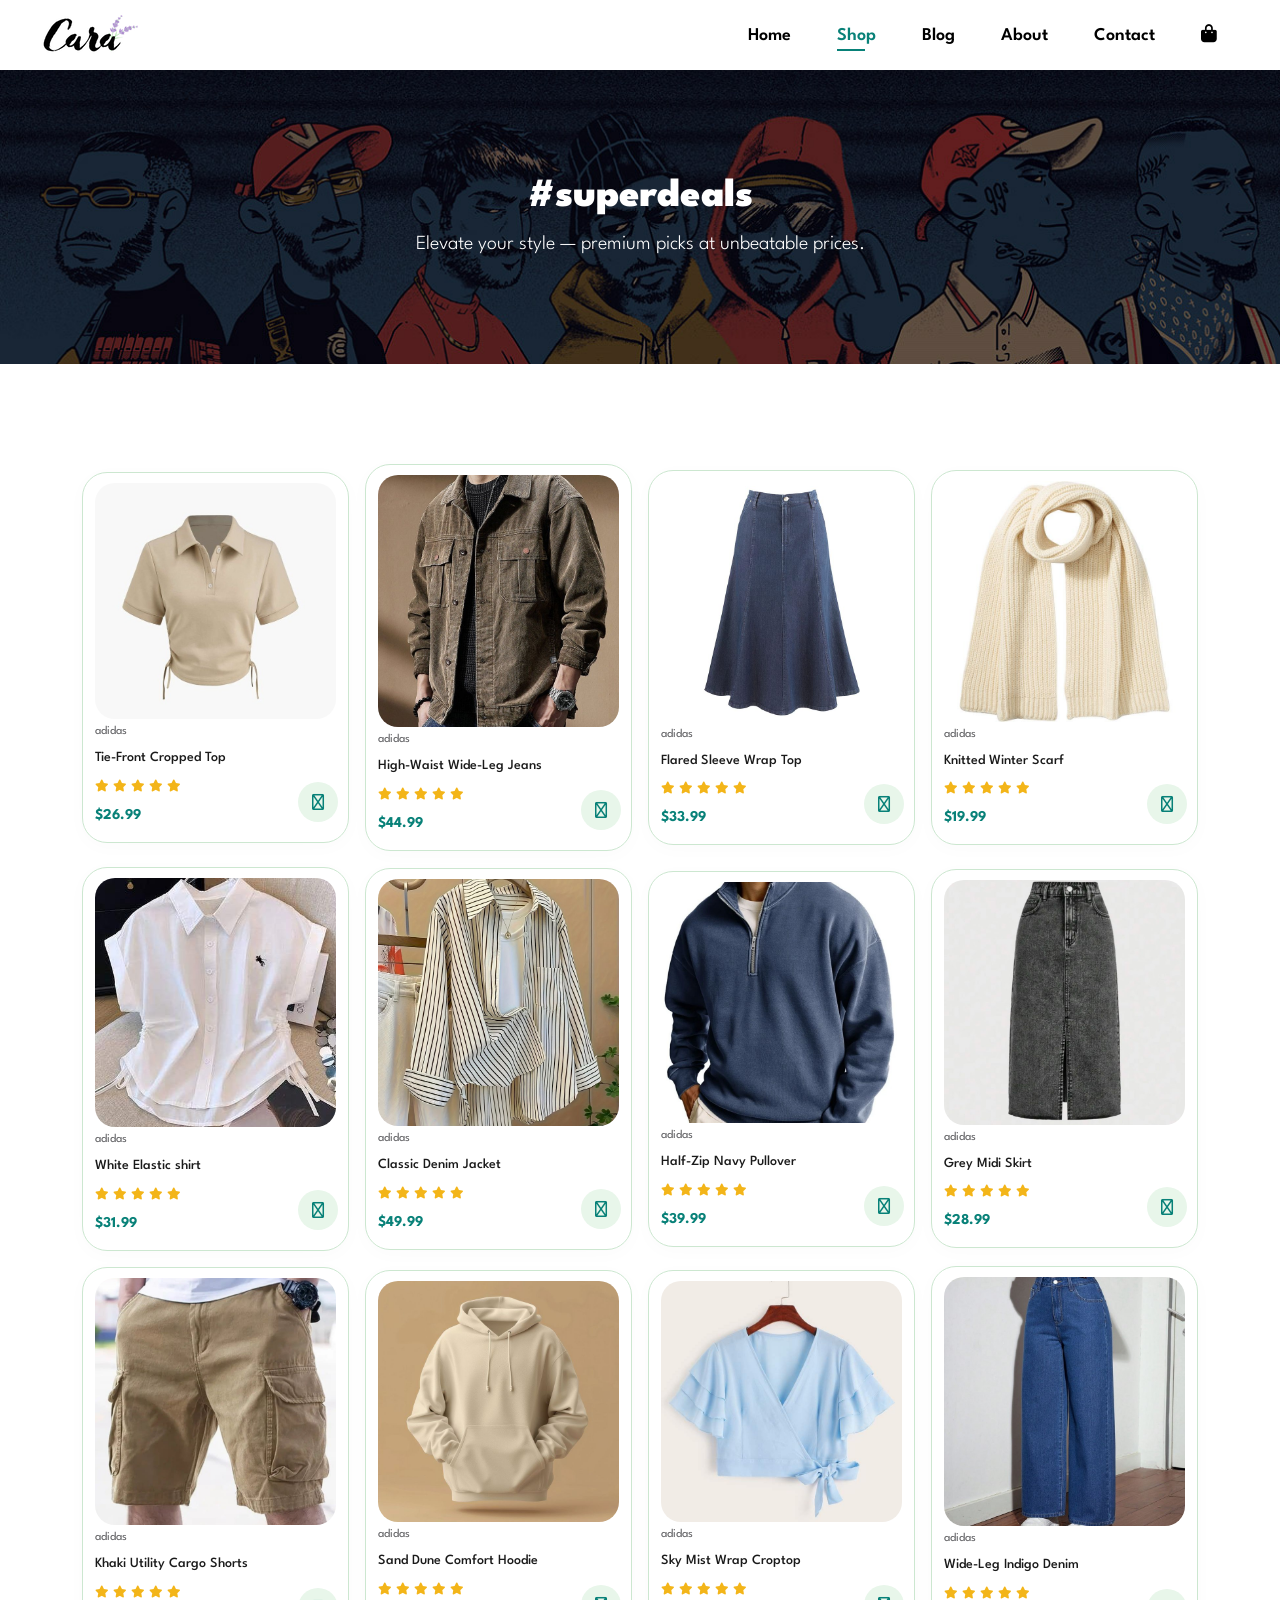
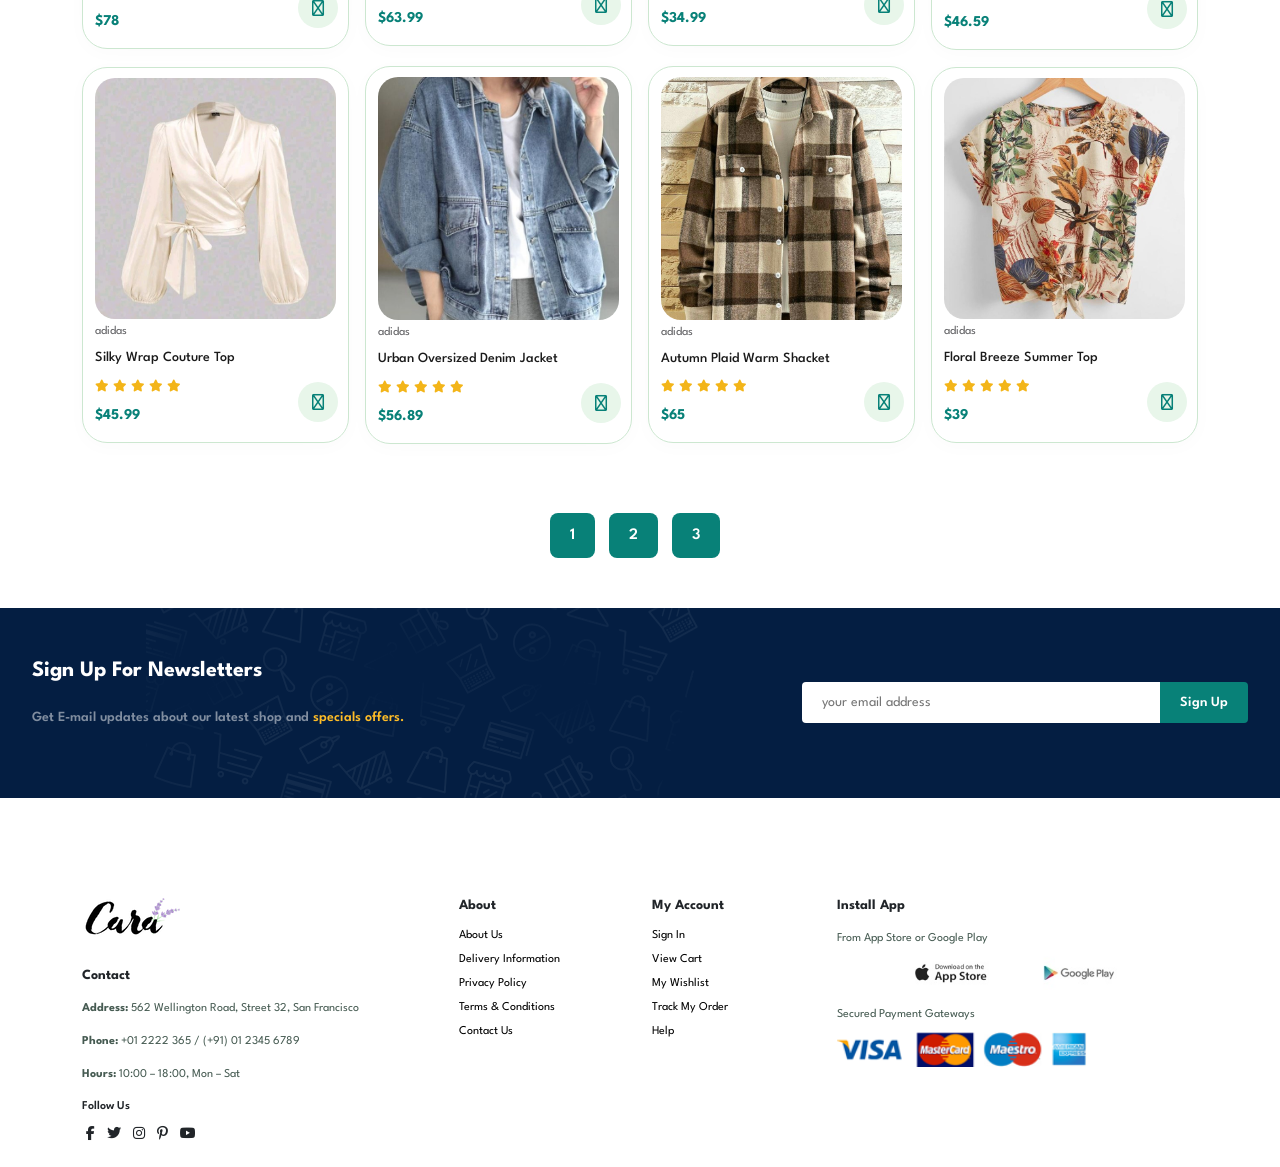
<file: shop2.html>
<!DOCTYPE html>
<html lang="en">
  <head>
    <meta charset="UTF-8" />
    <meta name="viewport" content="width=device-width, initial-scale=1.0" />
    <title>E-Commerce Website</title>
    <!-- favicon link -->
    <link rel="icon" type="image/png" href="assets/favicon/favicon.png" />
    <!-- font awesome link -->
    <link
      rel="stylesheet"
      href="https://cdnjs.cloudflare.com/ajax/libs/font-awesome/6.6.0/css/all.min.css"
    />
    <!-- bootstrap css link -->
    <link
      href="https://cdn.jsdelivr.net/npm/bootstrap@5.3.3/dist/css/bootstrap.min.css"
      rel="stylesheet"
    />
    <!-- custom css link -->
    <link rel="stylesheet" href="css/style.css" />
  </head>
  <body>
    <!-- desktop header starts -->
    <header>
      <div class="logo">
        <a href="#"
          ><img src="assets/logo/logo.png" alt="cara website logo"
        /></a>
      </div>
      <nav>
        <ul>
          <li><a href="index.html">Home</a></li>
          <li><a href="shop.html" class="active">Shop</a></li>
          <li><a href="blog.html">Blog</a></li>
          <li><a href="about.html">About</a></li>
          <li><a href="contact.html">Contact</a></li>
          <li>
            <a href="cart.html"><i class="fa-solid fa-bag-shopping"></i></a>
          </li>
        </ul>
      </nav>
    </header>

    <!-- mobile header starts -->
    <div class="mobile-header">
      <div class="logo">
        <a href="#"
          ><img src="assets/logo/logo.png" alt="cara website logo"
        /></a>
      </div>
      <div class="hamburger">&#9776;</div>
      <nav class="mobile-navbar">
        <ul>
          <li><a href="index.html">Home</a></li>
          <li><a href="shop.html" class="active">Shop</a></li>
          <li><a href="blog.html">Blog</a></li>
          <li><a href="about.html">About</a></li>
          <li><a href="contact.html">Contact</a></li>
          <li>
            <a href="cart.html"><i class="fa-solid fa-bag-shopping"></i></a>
          </li>
        </ul>
      </nav>
    </div>
    <!-- overlay for mobile navbar -->
    <div class="overlay"></div>

    <!-- banner1 starts -->
    <section id="shop-banner1">
      <div class="container-fluid">
        <h2>#superdeals</h2>
        <h4>Elevate your style — premium picks at unbeatable prices.</h4>
      </div>
    </section>

    <!-- featured product section starts -->
    <section id="product1">
      <div class="container">
        <div class="row g-3 d-flex">
          <div class="col-6 col-sm-4 col-md-3">
            <div
              class="product-box"
              onclick="window.location.href='sproduct.html';"
            >
              <img
                src="assets/products/s1.jpeg"
                alt="Women’s light blue cropped tie-front blouse on hanger"
              />
              <div class="des">
                <span>adidas</span>
                <h5>Tie-Front Cropped Top</h5>
                <div class="star">
                  <i class="fa-solid fa-star"></i>
                  <i class="fa-solid fa-star"></i>
                  <i class="fa-solid fa-star"></i>
                  <i class="fa-solid fa-star"></i>
                  <i class="fa-solid fa-star"></i>
                </div>
                <h4>$26.99</h4>
              </div>
              <a href="#"><i class="fa-solid fa-cart-shopping cart"></i></a>
            </div>
          </div>
          <div class="col-6 col-sm-4 col-md-3">
            <div class="product-box">
              <img
                src="assets/products/s2.jpeg"
                alt="Women’s high-waist wide-leg denim jeans"
              />
              <div class="des">
                <span>adidas</span>
                <h5>High-Waist Wide-Leg Jeans</h5>
                <div class="star">
                  <i class="fa-solid fa-star"></i>
                  <i class="fa-solid fa-star"></i>
                  <i class="fa-solid fa-star"></i>
                  <i class="fa-solid fa-star"></i>
                  <i class="fa-solid fa-star"></i>
                </div>
                <h4>$44.99</h4>
              </div>
              <a href="#"><i class="fa-solid fa-cart-shopping cart"></i></a>
            </div>
          </div>
          <div class="col-6 col-sm-4 col-md-3">
            <div class="product-box">
              <img
                src="assets/products/s3.jpeg"
                alt="Women’s cream wrap top with flared sleeves"
              />
              <div class="des">
                <span>adidas</span>
                <h5>Flared Sleeve Wrap Top</h5>
                <div class="star">
                  <i class="fa-solid fa-star"></i>
                  <i class="fa-solid fa-star"></i>
                  <i class="fa-solid fa-star"></i>
                  <i class="fa-solid fa-star"></i>
                  <i class="fa-solid fa-star"></i>
                </div>
                <h4>$33.99</h4>
              </div>
              <a href="#"><i class="fa-solid fa-cart-shopping cart"></i></a>
            </div>
          </div>
          <div class="col-6 col-sm-4 col-md-3">
            <div class="product-box">
              <img
                src="assets/products/s4.jpeg"
                alt="Beige knitted winter scarf"
              />
              <div class="des">
                <span>adidas</span>
                <h5>Knitted Winter Scarf</h5>
                <div class="star">
                  <i class="fa-solid fa-star"></i>
                  <i class="fa-solid fa-star"></i>
                  <i class="fa-solid fa-star"></i>
                  <i class="fa-solid fa-star"></i>
                  <i class="fa-solid fa-star"></i>
                </div>
                <h4>$19.99</h4>
              </div>
              <a href="#"><i class="fa-solid fa-cart-shopping cart"></i></a>
            </div>
          </div>
          <div class="col-6 col-sm-4 col-md-3">
            <div class="product-box">
              <img
                src="assets/products/s5.jpeg"
                alt="Women’s striped oversized shirt hanging on hanger"
              />
              <div class="des">
                <span>adidas</span>
                <h5>White Elastic shirt</h5>
                <div class="star">
                  <i class="fa-solid fa-star"></i>
                  <i class="fa-solid fa-star"></i>
                  <i class="fa-solid fa-star"></i>
                  <i class="fa-solid fa-star"></i>
                  <i class="fa-solid fa-star"></i>
                </div>
                <h4>$31.99</h4>
              </div>
              <a href="#"><i class="fa-solid fa-cart-shopping cart"></i></a>
            </div>
          </div>
          <div class="col-6 col-sm-4 col-md-3">
            <div class="product-box">
              <img
                src="assets/products/s6.jpeg"
                alt="Women’s denim jacket worn by model"
              />
              <div class="des">
                <span>adidas</span>
                <h5>Classic Denim Jacket</h5>
                <div class="star">
                  <i class="fa-solid fa-star"></i>
                  <i class="fa-solid fa-star"></i>
                  <i class="fa-solid fa-star"></i>
                  <i class="fa-solid fa-star"></i>
                  <i class="fa-solid fa-star"></i>
                </div>
                <h4>$49.99</h4>
              </div>
              <a href="#"><i class="fa-solid fa-cart-shopping cart"></i></a>
            </div>
          </div>
          <div class="col-6 col-sm-4 col-md-3">
            <div class="product-box">
              <img
                src="assets/products/s7.jpeg"
                alt="Men’s navy half-zip pullover sweatshirt"
              />
              <div class="des">
                <span>adidas</span>
                <h5>Half-Zip Navy Pullover</h5>
                <div class="star">
                  <i class="fa-solid fa-star"></i>
                  <i class="fa-solid fa-star"></i>
                  <i class="fa-solid fa-star"></i>
                  <i class="fa-solid fa-star"></i>
                  <i class="fa-solid fa-star"></i>
                </div>
                <h4>$39.99</h4>
              </div>
              <a href="#"><i class="fa-solid fa-cart-shopping cart"></i></a>
            </div>
          </div>
          <div class="col-6 col-sm-4 col-md-3">
            <div class="product-box">
              <img
                src="assets/products/s8.jpeg"
                alt="Women’s grey midi skirt"
              />
              <div class="des">
                <span>adidas</span>
                <h5>Grey Midi Skirt</h5>
                <div class="star">
                  <i class="fa-solid fa-star"></i>
                  <i class="fa-solid fa-star"></i>
                  <i class="fa-solid fa-star"></i>
                  <i class="fa-solid fa-star"></i>
                  <i class="fa-solid fa-star"></i>
                </div>
                <h4>$28.99</h4>
              </div>
              <a href="#"><i class="fa-solid fa-cart-shopping cart"></i></a>
            </div>
          </div>
        </div>
        <div class="row g-3 d-flex" style="padding-top: 15px">
          <div class="col-6 col-sm-4 col-md-3">
            <div class="product-box">
              <img
                src="assets/products/s9.jpeg"
                alt="Men’s khaki cargo shorts with side pockets"
              />
              <div class="des">
                <span>adidas</span>
                <h5>Khaki Utility Cargo Shorts</h5>
                <div class="star">
                  <i class="fa-solid fa-star"></i>
                  <i class="fa-solid fa-star"></i>
                  <i class="fa-solid fa-star"></i>
                  <i class="fa-solid fa-star"></i>
                  <i class="fa-solid fa-star"></i>
                </div>
                <h4>$78</h4>
              </div>
              <a href="#"><i class="fa-solid fa-cart-shopping cart"></i></a>
            </div>
          </div>
          <div class="col-6 col-sm-4 col-md-3">
            <div class="product-box">
              <img
                src="assets/products/s10.jpeg"
                alt="Beige oversized pullover hoodie with kangaroo pocket"
              />
              <div class="des">
                <span>adidas</span>
                <h5>Sand Dune Comfort Hoodie</h5>
                <div class="star">
                  <i class="fa-solid fa-star"></i>
                  <i class="fa-solid fa-star"></i>
                  <i class="fa-solid fa-star"></i>
                  <i class="fa-solid fa-star"></i>
                  <i class="fa-solid fa-star"></i>
                </div>
                <h4>$63.99</h4>
              </div>
              <a href="#"><i class="fa-solid fa-cart-shopping cart"></i></a>
            </div>
          </div>
          <div class="col-6 col-sm-4 col-md-3">
            <div class="product-box">
              <img
                src="assets/products/s11.jpeg"
                alt="Light blue short-sleeve tie-front blouse on hanger"
              />
              <div class="des">
                <span>adidas</span>
                <h5>Sky Mist Wrap Croptop</h5>
                <div class="star">
                  <i class="fa-solid fa-star"></i>
                  <i class="fa-solid fa-star"></i>
                  <i class="fa-solid fa-star"></i>
                  <i class="fa-solid fa-star"></i>
                  <i class="fa-solid fa-star"></i>
                </div>
                <h4>$34.99</h4>
              </div>
              <a href="#"><i class="fa-solid fa-cart-shopping cart"></i></a>
            </div>
          </div>
          <div class="col-6 col-sm-4 col-md-3">
            <div class="product-box">
              <img
                src="assets/products/s12.jpeg"
                alt="Women’s wide-leg denim jeans in dark blue shade"
              />
              <div class="des">
                <span>adidas</span>
                <h5>Wide-Leg Indigo Denim</h5>
                <div class="star">
                  <i class="fa-solid fa-star"></i>
                  <i class="fa-solid fa-star"></i>
                  <i class="fa-solid fa-star"></i>
                  <i class="fa-solid fa-star"></i>
                  <i class="fa-solid fa-star"></i>
                </div>
                <h4>$46.59</h4>
              </div>
              <a href="#"><i class="fa-solid fa-cart-shopping cart"></i></a>
            </div>
          </div>
          <div class="col-6 col-sm-4 col-md-3">
            <div class="product-box">
              <img
                src="assets/products/s13.jpeg"
                alt="Cream satin wrap top with long puff sleeves"
              />
              <div class="des">
                <span>adidas</span>
                <h5>Silky Wrap Couture Top</h5>
                <div class="star">
                  <i class="fa-solid fa-star"></i>
                  <i class="fa-solid fa-star"></i>
                  <i class="fa-solid fa-star"></i>
                  <i class="fa-solid fa-star"></i>
                  <i class="fa-solid fa-star"></i>
                </div>
                <h4>$45.99</h4>
              </div>
              <a href="#"><i class="fa-solid fa-cart-shopping cart"></i></a>
            </div>
          </div>
          <div class="col-6 col-sm-4 col-md-3">
            <div class="product-box">
              <img
                src="assets/products/s14.jpeg"
                alt="Oversized blue denim jacket worn by model"
              />
              <div class="des">
                <span>adidas</span>
                <h5>Urban Oversized Denim Jacket</h5>
                <div class="star">
                  <i class="fa-solid fa-star"></i>
                  <i class="fa-solid fa-star"></i>
                  <i class="fa-solid fa-star"></i>
                  <i class="fa-solid fa-star"></i>
                  <i class="fa-solid fa-star"></i>
                </div>
                <h4>$56.89</h4>
              </div>
              <a href="#"><i class="fa-solid fa-cart-shopping cart"></i></a>
            </div>
          </div>
          <div class="col-6 col-sm-4 col-md-3">
            <div class="product-box">
              <img
                src="assets/products/s15.jpeg"
                alt="Brown and beige checkered fleece-lined shacket"
              />
              <div class="des">
                <span>adidas</span>
                <h5>Autumn Plaid Warm Shacket</h5>
                <div class="star">
                  <i class="fa-solid fa-star"></i>
                  <i class="fa-solid fa-star"></i>
                  <i class="fa-solid fa-star"></i>
                  <i class="fa-solid fa-star"></i>
                  <i class="fa-solid fa-star"></i>
                </div>
                <h4>$65</h4>
              </div>
              <a href="#"><i class="fa-solid fa-cart-shopping cart"></i></a>
            </div>
          </div>
          <div class="col-6 col-sm-4 col-md-3">
            <div class="product-box">
              <img
                src="assets/products/s16.jpeg"
                alt="Beige floral printed summer top with front knot"
              />
              <div class="des">
                <span>adidas</span>
                <h5>Floral Breeze Summer Top</h5>
                <div class="star">
                  <i class="fa-solid fa-star"></i>
                  <i class="fa-solid fa-star"></i>
                  <i class="fa-solid fa-star"></i>
                  <i class="fa-solid fa-star"></i>
                  <i class="fa-solid fa-star"></i>
                </div>
                <h4>$39</h4>
              </div>
              <a href="#"><i class="fa-solid fa-cart-shopping cart"></i></a>
            </div>
          </div>
        </div>
      </div>
    </section>

    <!-- pagination starts -->
    <section id="pagination">
      <div class="container">
        <a href="shop.html" class="pg-btn">1</a>
        <a href="shop2.html" class="pg-btn">2</a>
        <a href="shop3.html" class="pg-btn">3</a>
      </div>
    </section>

    <!-- newsletter section starts -->
    <section id="newsletter">
      <div class="container-fluid">
        <div class="row align-items-center text-center text-md-start">
          <div class="col-12 col-md-6">
            <div class="newstext">
              <h4>Sign Up For Newsletters</h4>
              <p>
                Get E-mail updates about our latest shop and
                <span>specials offers.</span>
              </p>
            </div>
          </div>
          <div class="col-12 col-md-6">
            <div class="form justify-content-center justify-content-md-end">
              <input type="email" placeholder="your email address" />
              <button class="normal">Sign Up</button>
            </div>
          </div>
        </div>
      </div>
    </section>

    <!-- footer starts -->
    <footer>
      <div class="container">
        <div class="row g-3">
          <!-- Column 1: Logo + Contact -->
          <div class="col-12 col-md-4 mb-4 mb-md-0">
            <div class="footer-section">
              <img src="assets/logo/logo.png" alt="Logo" class="footer-logo" />
              <h5>Contact</h5>
              <p>
                <strong>Address:</strong> 562 Wellington Road, Street 32, San
                Francisco
              </p>
              <p><strong>Phone:</strong> +01 2222 365 / (+91) 01 2345 6789</p>
              <p><strong>Hours:</strong> 10:00 – 18:00, Mon – Sat</p>

              <div class="social-follow mt-3">
                <h6>Follow Us</h6>
                <div class="social-icons">
                  <i class="fab fa-facebook-f"></i>
                  <i class="fab fa-twitter"></i>
                  <i class="fab fa-instagram"></i>
                  <i class="fab fa-pinterest-p"></i>
                  <i class="fab fa-youtube"></i>
                </div>
              </div>
            </div>
          </div>

          <!-- Column 2: About + Account -->
          <div class="col-12 col-md-4 mb-4 mb-md-0">
            <div class="row">
              <div class="col-6">
                <div class="footer-section">
                  <h5>About</h5>
                  <ul class="list">
                    <li><a href="#">About Us</a></li>
                    <li><a href="#">Delivery Information</a></li>
                    <li><a href="#">Privacy Policy</a></li>
                    <li><a href="#">Terms & Conditions</a></li>
                    <li><a href="#">Contact Us</a></li>
                  </ul>
                </div>
              </div>
              <div class="col-6">
                <div class="footer-section">
                  <h5>My Account</h5>
                  <ul class="list">
                    <li><a href="#">Sign In</a></li>
                    <li><a href="#">View Cart</a></li>
                    <li><a href="#">My Wishlist</a></li>
                    <li><a href="#">Track My Order</a></li>
                    <li><a href="#">Help</a></li>
                  </ul>
                </div>
              </div>
            </div>
          </div>

          <!-- Column 3: Install App + Payments -->
          <div class="col-12 col-md-4">
            <div class="footer-section">
              <h5>Install App</h5>
              <p>From App Store or Google Play</p>
              <div class="d-flex gap-2 mb-3">
                <img src="assets/pay/app.jpg" alt="App Store" width="120" />
                <img src="assets/pay/play.jpg" alt="Google Play" width="120" />
              </div>
              <p>Secured Payment Gateways</p>
              <img src="assets/pay/pay.png" alt="Payment Methods" width="250" />
            </div>
          </div>
        </div>
      </div>
    </footer>

    <!-- bootstrap js link -->
    <script src="https://cdn.jsdelivr.net/npm/bootstrap@5.3.7/dist/js/bootstrap.bundle.min.js"></script>

    <!-- custom javascript link -->
    <script src="js/script.js"></script>
  </body>
</html>
</file>
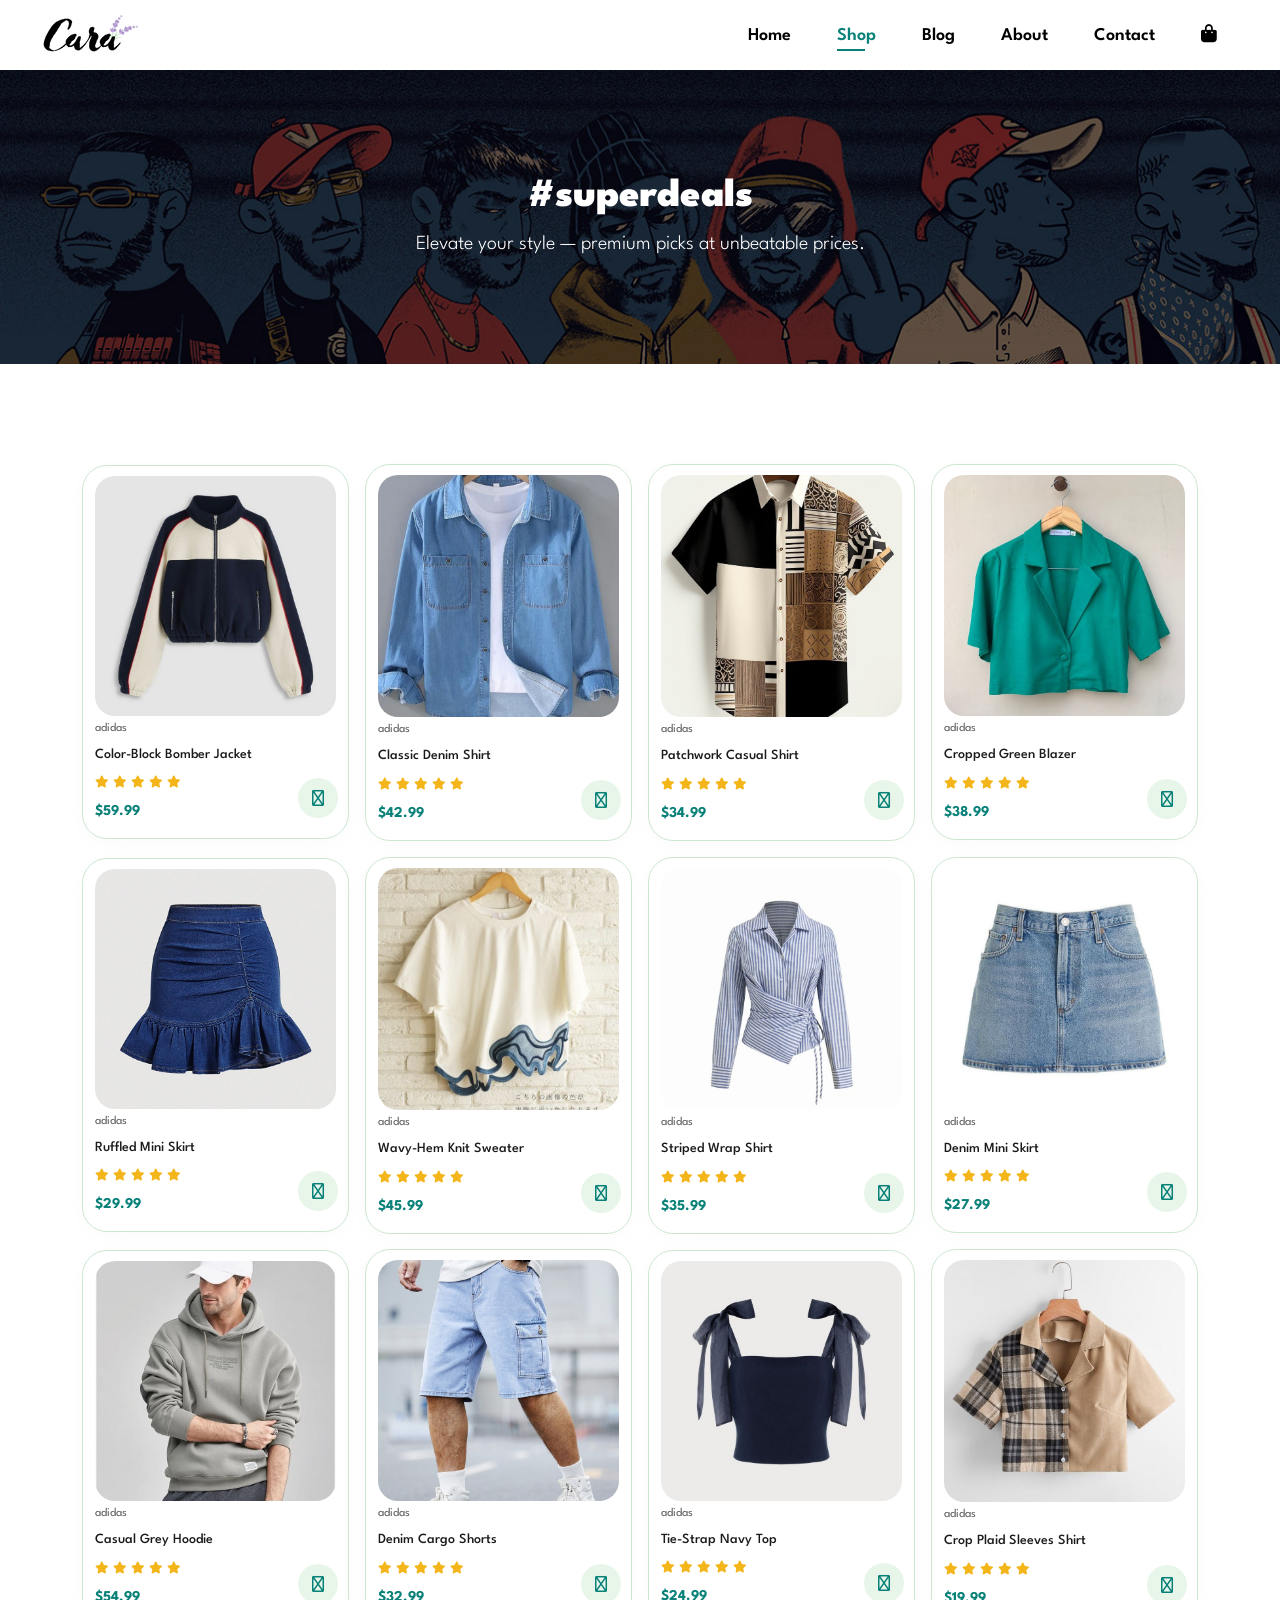
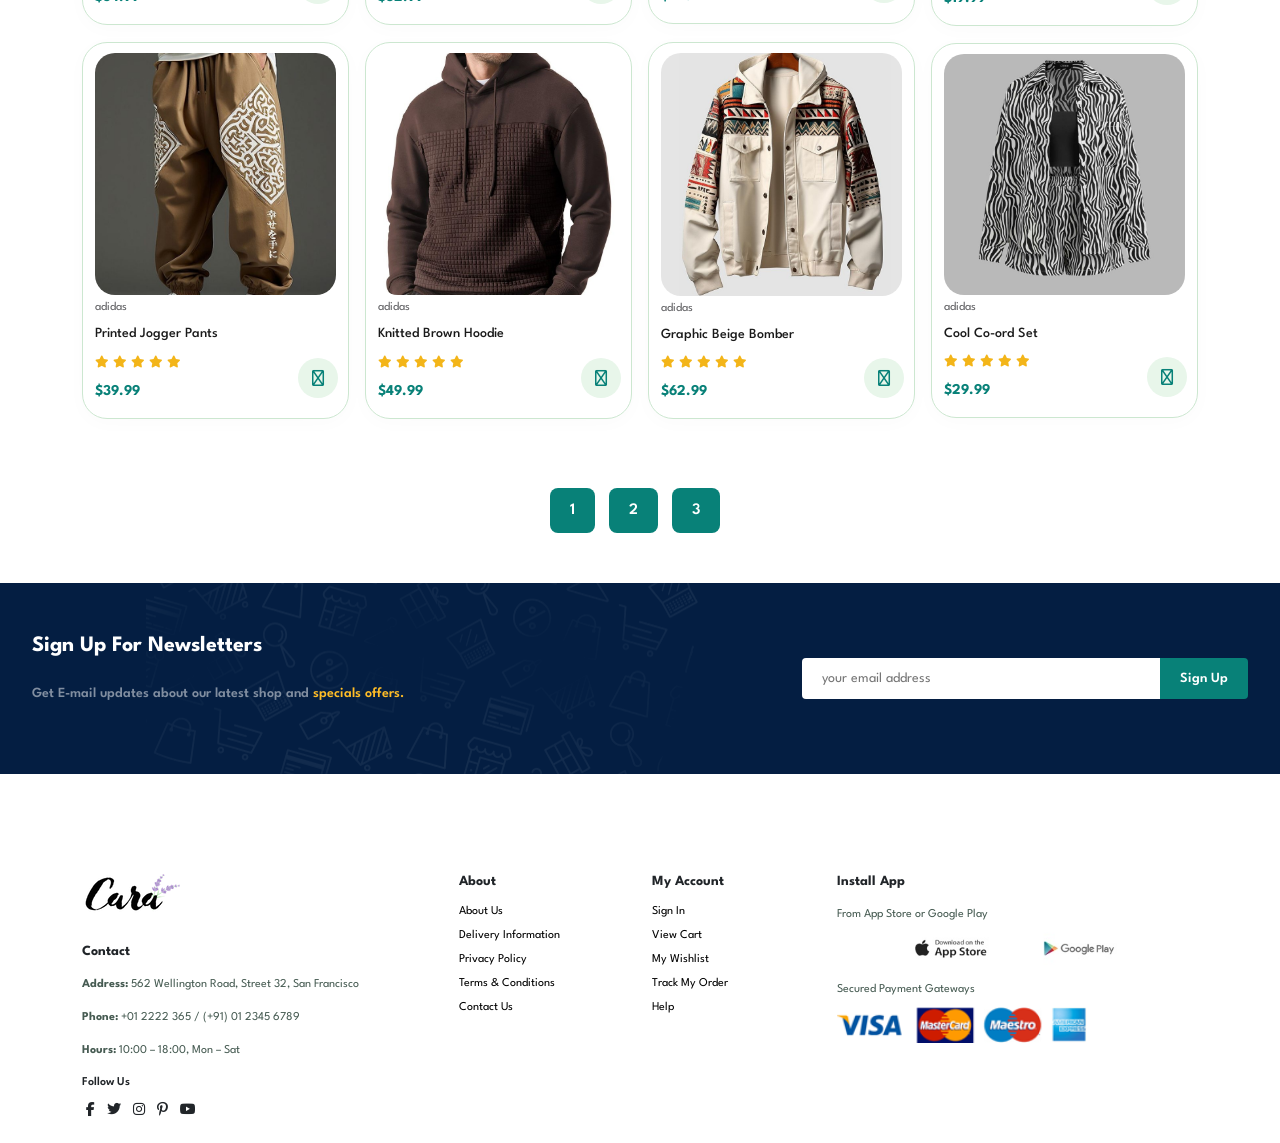
<file: shop3.html>
<!DOCTYPE html>
<html lang="en">
  <head>
    <meta charset="UTF-8" />
    <meta name="viewport" content="width=device-width, initial-scale=1.0" />
    <title>E-Commerce Website</title>
    <!-- favicon link -->
    <link rel="icon" type="image/png" href="assets/favicon/favicon.png" />
    <!-- font awesome link -->
    <link
      rel="stylesheet"
      href="https://cdnjs.cloudflare.com/ajax/libs/font-awesome/6.6.0/css/all.min.css"
    />
    <!-- bootstrap css link -->
    <link
      href="https://cdn.jsdelivr.net/npm/bootstrap@5.3.3/dist/css/bootstrap.min.css"
      rel="stylesheet"
    />
    <!-- custom css link -->
    <link rel="stylesheet" href="css/style.css" />
  </head>
  <body>
    <!-- desktop header starts -->
    <header>
      <div class="logo">
        <a href="#"
          ><img src="assets/logo/logo.png" alt="cara website logo"
        /></a>
      </div>
      <nav>
        <ul>
          <li><a href="index.html">Home</a></li>
          <li><a href="shop.html" class="active">Shop</a></li>
          <li><a href="blog.html">Blog</a></li>
          <li><a href="about.html">About</a></li>
          <li><a href="contact.html">Contact</a></li>
          <li>
            <a href="cart.html"><i class="fa-solid fa-bag-shopping"></i></a>
          </li>
        </ul>
      </nav>
    </header>

    <!-- mobile header starts -->
    <div class="mobile-header">
      <div class="logo">
        <a href="#"
          ><img src="assets/logo/logo.png" alt="cara website logo"
        /></a>
      </div>
      <div class="hamburger">&#9776;</div>
      <nav class="mobile-navbar">
        <ul>
          <li><a href="index.html">Home</a></li>
          <li><a href="shop.html" class="active">Shop</a></li>
          <li><a href="blog.html">Blog</a></li>
          <li><a href="about.html">About</a></li>
          <li><a href="contact.html">Contact</a></li>
          <li>
            <a href="cart.html"><i class="fa-solid fa-bag-shopping"></i></a>
          </li>
        </ul>
      </nav>
    </div>
    <!-- overlay for mobile navbar -->
    <div class="overlay"></div>

    <!-- banner1 starts -->
    <section id="shop-banner1">
      <div class="container-fluid">
        <h2>#superdeals</h2>
        <h4>Elevate your style — premium picks at unbeatable prices.</h4>
      </div>
    </section>

    <!-- featured product section starts -->
    <section id="product1">
      <div class="container">
        <div class="row g-3 d-flex">
          <div class="col-6 col-sm-4 col-md-3">
            <div
              class="product-box"
              onclick="window.location.href='sproduct.html';"
            >
              <img
                src="assets/products/m1.jpeg"
                alt="Men’s navy and cream color-block bomber jacket"
              />
              <div class="des">
                <span>adidas</span>
                <h5>Color-Block Bomber Jacket</h5>
                <div class="star">
                  <i class="fa-solid fa-star"></i>
                  <i class="fa-solid fa-star"></i>
                  <i class="fa-solid fa-star"></i>
                  <i class="fa-solid fa-star"></i>
                  <i class="fa-solid fa-star"></i>
                </div>
                <h4>$59.99</h4>
              </div>
              <a href="#"><i class="fa-solid fa-cart-shopping cart"></i></a>
            </div>
          </div>
          <div class="col-6 col-sm-4 col-md-3">
            <div class="product-box">
              <img
                src="assets/products/m2.jpeg"
                alt="Men’s light blue denim button-up shirt"
              />
              <div class="des">
                <span>adidas</span>
                <h5>Classic Denim Shirt</h5>
                <div class="star">
                  <i class="fa-solid fa-star"></i>
                  <i class="fa-solid fa-star"></i>
                  <i class="fa-solid fa-star"></i>
                  <i class="fa-solid fa-star"></i>
                  <i class="fa-solid fa-star"></i>
                </div>
                <h4>$42.99</h4>
              </div>
              <a href="#"><i class="fa-solid fa-cart-shopping cart"></i></a>
            </div>
          </div>
          <div class="col-6 col-sm-4 col-md-3">
            <div class="product-box">
              <img
                src="assets/products/m3.jpeg"
                alt="Men’s patchwork half-sleeve printed shirt in black and brown tones"
              />
              <div class="des">
                <span>adidas</span>
                <h5>Patchwork Casual Shirt</h5>
                <div class="star">
                  <i class="fa-solid fa-star"></i>
                  <i class="fa-solid fa-star"></i>
                  <i class="fa-solid fa-star"></i>
                  <i class="fa-solid fa-star"></i>
                  <i class="fa-solid fa-star"></i>
                </div>
                <h4>$34.99</h4>
              </div>
              <a href="#"><i class="fa-solid fa-cart-shopping cart"></i></a>
            </div>
          </div>
          <div class="col-6 col-sm-4 col-md-3">
            <div class="product-box">
              <img
                src="assets/products/m4.jpeg"
                alt="Women’s green cropped blazer on hanger"
              />
              <div class="des">
                <span>adidas</span>
                <h5>Cropped Green Blazer</h5>
                <div class="star">
                  <i class="fa-solid fa-star"></i>
                  <i class="fa-solid fa-star"></i>
                  <i class="fa-solid fa-star"></i>
                  <i class="fa-solid fa-star"></i>
                  <i class="fa-solid fa-star"></i>
                </div>
                <h4>$38.99</h4>
              </div>
              <a href="#"><i class="fa-solid fa-cart-shopping cart"></i></a>
            </div>
          </div>
          <div class="col-6 col-sm-4 col-md-3">
            <div class="product-box">
              <img
                src="assets/products/m5.jpeg"
                alt="Women’s navy blue ruffled skirt"
              />
              <div class="des">
                <span>adidas</span>
                <h5>Ruffled Mini Skirt</h5>
                <div class="star">
                  <i class="fa-solid fa-star"></i>
                  <i class="fa-solid fa-star"></i>
                  <i class="fa-solid fa-star"></i>
                  <i class="fa-solid fa-star"></i>
                  <i class="fa-solid fa-star"></i>
                </div>
                <h4>$29.99</h4>
              </div>
              <a href="#"><i class="fa-solid fa-cart-shopping cart"></i></a>
            </div>
          </div>
          <div class="col-6 col-sm-4 col-md-3">
            <div class="product-box">
              <img
                src="assets/products/m6.jpeg"
                alt="Women’s cream knitted sweater with wavy hem"
              />
              <div class="des">
                <span>adidas</span>
                <h5>Wavy-Hem Knit Sweater</h5>
                <div class="star">
                  <i class="fa-solid fa-star"></i>
                  <i class="fa-solid fa-star"></i>
                  <i class="fa-solid fa-star"></i>
                  <i class="fa-solid fa-star"></i>
                  <i class="fa-solid fa-star"></i>
                </div>
                <h4>$45.99</h4>
              </div>
              <a href="#"><i class="fa-solid fa-cart-shopping cart"></i></a>
            </div>
          </div>
          <div class="col-6 col-sm-4 col-md-3">
            <div class="product-box">
              <img
                src="assets/products/m7.jpeg"
                alt="Women’s blue striped wrap shirt"
              />
              <div class="des">
                <span>adidas</span>
                <h5>Striped Wrap Shirt</h5>
                <div class="star">
                  <i class="fa-solid fa-star"></i>
                  <i class="fa-solid fa-star"></i>
                  <i class="fa-solid fa-star"></i>
                  <i class="fa-solid fa-star"></i>
                  <i class="fa-solid fa-star"></i>
                </div>
                <h4>$35.99</h4>
              </div>
              <a href="#"><i class="fa-solid fa-cart-shopping cart"></i></a>
            </div>
          </div>
          <div class="col-6 col-sm-4 col-md-3">
            <div class="product-box">
              <img
                src="assets/products/m8.jpeg"
                alt="Women’s denim mini skirt"
              />
              <div class="des">
                <span>adidas</span>
                <h5>Denim Mini Skirt</h5>
                <div class="star">
                  <i class="fa-solid fa-star"></i>
                  <i class="fa-solid fa-star"></i>
                  <i class="fa-solid fa-star"></i>
                  <i class="fa-solid fa-star"></i>
                  <i class="fa-solid fa-star"></i>
                </div>
                <h4>$27.99</h4>
              </div>
              <a href="#"><i class="fa-solid fa-cart-shopping cart"></i></a>
            </div>
          </div>
        </div>
        <div class="row g-3 d-flex" style="padding-top: 15px">
          <div class="col-6 col-sm-4 col-md-3">
            <div class="product-box">
              <img
                src="assets/products/m9.jpeg"
                alt="Men’s grey casual hoodie outfit"
              />
              <div class="des">
                <span>adidas</span>
                <h5>Casual Grey Hoodie</h5>
                <div class="star">
                  <i class="fa-solid fa-star"></i>
                  <i class="fa-solid fa-star"></i>
                  <i class="fa-solid fa-star"></i>
                  <i class="fa-solid fa-star"></i>
                  <i class="fa-solid fa-star"></i>
                </div>
                <h4>$54.99</h4>
              </div>
              <a href="#"><i class="fa-solid fa-cart-shopping cart"></i></a>
            </div>
          </div>
          <div class="col-6 col-sm-4 col-md-3">
            <div class="product-box">
              <img
                src="assets/products/m10.jpeg"
                alt="Men’s light blue denim cargo shorts"
              />
              <div class="des">
                <span>adidas</span>
                <h5>Denim Cargo Shorts</h5>
                <div class="star">
                  <i class="fa-solid fa-star"></i>
                  <i class="fa-solid fa-star"></i>
                  <i class="fa-solid fa-star"></i>
                  <i class="fa-solid fa-star"></i>
                  <i class="fa-solid fa-star"></i>
                </div>
                <h4>$32.99</h4>
              </div>
              <a href="#"><i class="fa-solid fa-cart-shopping cart"></i></a>
            </div>
          </div>
          <div class="col-6 col-sm-4 col-md-3">
            <div class="product-box">
              <img
                src="assets/products/m11.jpeg"
                alt="Women’s navy top with tied shoulder straps"
              />
              <div class="des">
                <span>adidas</span>
                <h5>Tie-Strap Navy Top</h5>
                <div class="star">
                  <i class="fa-solid fa-star"></i>
                  <i class="fa-solid fa-star"></i>
                  <i class="fa-solid fa-star"></i>
                  <i class="fa-solid fa-star"></i>
                  <i class="fa-solid fa-star"></i>
                </div>
                <h4>$24.99</h4>
              </div>
              <a href="#"><i class="fa-solid fa-cart-shopping cart"></i></a>
            </div>
          </div>
          <div class="col-6 col-sm-4 col-md-3">
            <div class="product-box">
              <img
                src="assets/products/m12.jpeg"
                alt="shirt in beige and plaid sleeves"
              />
              <div class="des">
                <span>adidas</span>
                <h5>Crop Plaid Sleeves Shirt</h5>
                <div class="star">
                  <i class="fa-solid fa-star"></i>
                  <i class="fa-solid fa-star"></i>
                  <i class="fa-solid fa-star"></i>
                  <i class="fa-solid fa-star"></i>
                  <i class="fa-solid fa-star"></i>
                </div>
                <h4>$19.99</h4>
              </div>
              <a href="#"><i class="fa-solid fa-cart-shopping cart"></i></a>
            </div>
          </div>
          <div class="col-6 col-sm-4 col-md-3">
            <div class="product-box">
              <img
                src="assets/products/m13.jpeg"
                alt="Men’s brown printed jogger pants"
              />
              <div class="des">
                <span>adidas</span>
                <h5>Printed Jogger Pants</h5>
                <div class="star">
                  <i class="fa-solid fa-star"></i>
                  <i class="fa-solid fa-star"></i>
                  <i class="fa-solid fa-star"></i>
                  <i class="fa-solid fa-star"></i>
                  <i class="fa-solid fa-star"></i>
                </div>
                <h4>$39.99</h4>
              </div>
              <a href="#"><i class="fa-solid fa-cart-shopping cart"></i></a>
            </div>
          </div>
          <div class="col-6 col-sm-4 col-md-3">
            <div class="product-box">
              <img
                src="assets/products/m14.jpeg"
                alt="Men’s dark brown knitted hoodie"
              />
              <div class="des">
                <span>adidas</span>
                <h5>Knitted Brown Hoodie</h5>
                <div class="star">
                  <i class="fa-solid fa-star"></i>
                  <i class="fa-solid fa-star"></i>
                  <i class="fa-solid fa-star"></i>
                  <i class="fa-solid fa-star"></i>
                  <i class="fa-solid fa-star"></i>
                </div>
                <h4>$49.99</h4>
              </div>
              <a href="#"><i class="fa-solid fa-cart-shopping cart"></i></a>
            </div>
          </div>
          <div class="col-6 col-sm-4 col-md-3">
            <div class="product-box">
              <img
                src="assets/products/m15.jpeg"
                alt="Men’s beige graphic bomber jacket"
              />
              <div class="des">
                <span>adidas</span>
                <h5>Graphic Beige Bomber</h5>
                <div class="star">
                  <i class="fa-solid fa-star"></i>
                  <i class="fa-solid fa-star"></i>
                  <i class="fa-solid fa-star"></i>
                  <i class="fa-solid fa-star"></i>
                  <i class="fa-solid fa-star"></i>
                </div>
                <h4>$62.99</h4>
              </div>
              <a href="#"><i class="fa-solid fa-cart-shopping cart"></i></a>
            </div>
          </div>
          <div class="col-6 col-sm-4 col-md-3">
            <div class="product-box">
              <img
                src="assets/products/m16.jpeg"
                alt="Women’s black and white Cool Co-ord Set"
              />
              <div class="des">
                <span>adidas</span>
                <h5>Cool Co-ord Set</h5>
                <div class="star">
                  <i class="fa-solid fa-star"></i>
                  <i class="fa-solid fa-star"></i>
                  <i class="fa-solid fa-star"></i>
                  <i class="fa-solid fa-star"></i>
                  <i class="fa-solid fa-star"></i>
                </div>
                <h4>$29.99</h4>
              </div>
              <a href="#"><i class="fa-solid fa-cart-shopping cart"></i></a>
            </div>
          </div>
        </div>
      </div>
    </section>

    <!-- pagination starts -->
    <section id="pagination">
      <div class="container">
        <a href="shop.html" class="pg-btn">1</a>
        <a href="shop2.html" class="pg-btn">2</a>
        <a href="shop3.html" class="pg-btn">3</a>
      </div>
    </section>

    <!-- newsletter section starts -->
    <section id="newsletter">
      <div class="container-fluid">
        <div class="row align-items-center text-center text-md-start">
          <div class="col-12 col-md-6">
            <div class="newstext">
              <h4>Sign Up For Newsletters</h4>
              <p>
                Get E-mail updates about our latest shop and
                <span>specials offers.</span>
              </p>
            </div>
          </div>
          <div class="col-12 col-md-6">
            <div class="form justify-content-center justify-content-md-end">
              <input type="email" placeholder="your email address" />
              <button class="normal">Sign Up</button>
            </div>
          </div>
        </div>
      </div>
    </section>

    <!-- footer starts -->
    <footer>
      <div class="container">
        <div class="row g-3">
          <!-- Column 1: Logo + Contact -->
          <div class="col-12 col-md-4 mb-4 mb-md-0">
            <div class="footer-section">
              <img src="assets/logo/logo.png" alt="Logo" class="footer-logo" />
              <h5>Contact</h5>
              <p>
                <strong>Address:</strong> 562 Wellington Road, Street 32, San
                Francisco
              </p>
              <p><strong>Phone:</strong> +01 2222 365 / (+91) 01 2345 6789</p>
              <p><strong>Hours:</strong> 10:00 – 18:00, Mon – Sat</p>

              <div class="social-follow mt-3">
                <h6>Follow Us</h6>
                <div class="social-icons">
                  <i class="fab fa-facebook-f"></i>
                  <i class="fab fa-twitter"></i>
                  <i class="fab fa-instagram"></i>
                  <i class="fab fa-pinterest-p"></i>
                  <i class="fab fa-youtube"></i>
                </div>
              </div>
            </div>
          </div>

          <!-- Column 2: About + Account -->
          <div class="col-12 col-md-4 mb-4 mb-md-0">
            <div class="row">
              <div class="col-6">
                <div class="footer-section">
                  <h5>About</h5>
                  <ul class="list">
                    <li><a href="#">About Us</a></li>
                    <li><a href="#">Delivery Information</a></li>
                    <li><a href="#">Privacy Policy</a></li>
                    <li><a href="#">Terms & Conditions</a></li>
                    <li><a href="#">Contact Us</a></li>
                  </ul>
                </div>
              </div>
              <div class="col-6">
                <div class="footer-section">
                  <h5>My Account</h5>
                  <ul class="list">
                    <li><a href="#">Sign In</a></li>
                    <li><a href="#">View Cart</a></li>
                    <li><a href="#">My Wishlist</a></li>
                    <li><a href="#">Track My Order</a></li>
                    <li><a href="#">Help</a></li>
                  </ul>
                </div>
              </div>
            </div>
          </div>

          <!-- Column 3: Install App + Payments -->
          <div class="col-12 col-md-4">
            <div class="footer-section">
              <h5>Install App</h5>
              <p>From App Store or Google Play</p>
              <div class="d-flex gap-2 mb-3">
                <img src="assets/pay/app.jpg" alt="App Store" width="120" />
                <img src="assets/pay/play.jpg" alt="Google Play" width="120" />
              </div>
              <p>Secured Payment Gateways</p>
              <img src="assets/pay/pay.png" alt="Payment Methods" width="250" />
            </div>
          </div>
        </div>
      </div>
    </footer>

    <!-- bootstrap js link -->
    <script src="https://cdn.jsdelivr.net/npm/bootstrap@5.3.7/dist/js/bootstrap.bundle.min.js"></script>

    <!-- custom javascript link -->
    <script src="js/script.js"></script>
  </body>
</html>
</file>
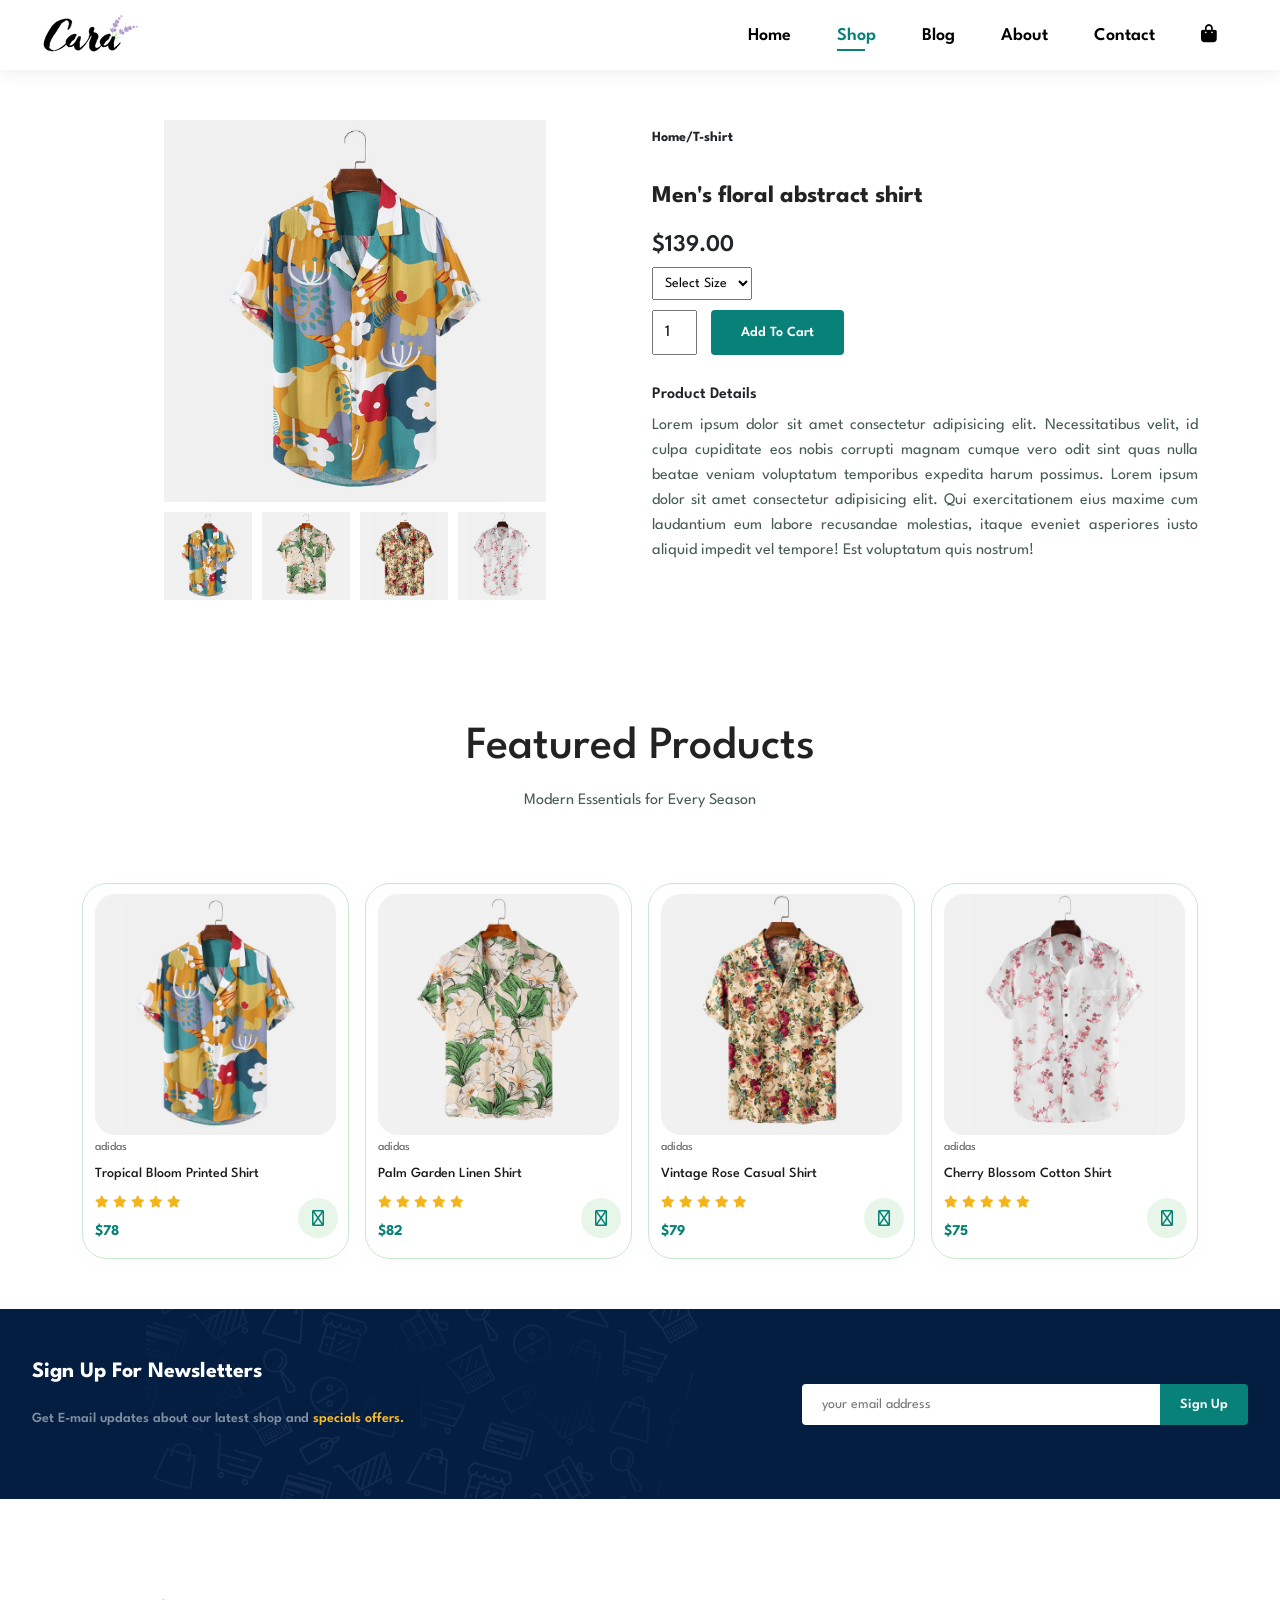
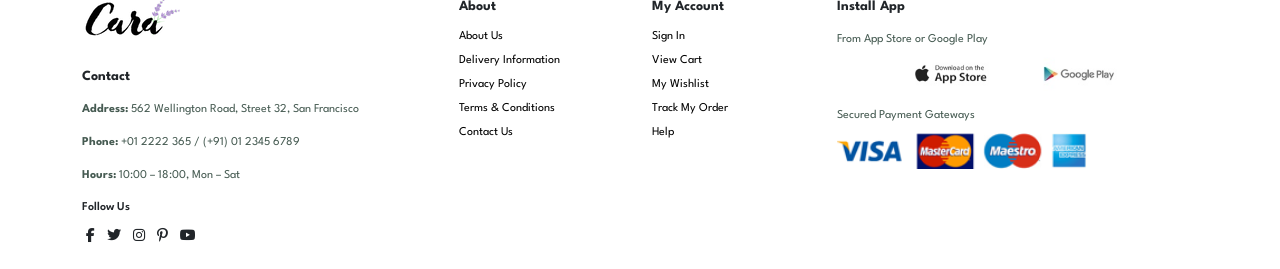
<file: sproduct.html>
<!DOCTYPE html>
<html lang="en">
  <head>
    <meta charset="UTF-8" />
    <meta name="viewport" content="width=device-width, initial-scale=1.0" />
    <title>E-Commerce Website</title>
    <!-- favicon link -->
    <link rel="icon" type="image/png" href="assets/favicon/favicon.png" />
    <!-- font awesome link -->
    <link
      rel="stylesheet"
      href="https://cdnjs.cloudflare.com/ajax/libs/font-awesome/6.6.0/css/all.min.css"
    />
    <!-- bootstrap css link -->
    <link
      href="https://cdn.jsdelivr.net/npm/bootstrap@5.3.3/dist/css/bootstrap.min.css"
      rel="stylesheet"
    />
    <!-- custom css link -->
    <link rel="stylesheet" href="css/style.css" />
  </head>
  <body>
    <!-- desktop header starts -->
    <header>
      <div class="logo">
        <a href="#"
          ><img src="assets/logo/logo.png" alt="cara website logo"
        /></a>
      </div>
      <nav>
        <ul>
          <li><a href="index.html">Home</a></li>
          <li><a href="shop.html" class="active">Shop</a></li>
          <li><a href="blog.html">Blog</a></li>
          <li><a href="about.html">About</a></li>
          <li><a href="contact.html">Contact</a></li>
          <li>
            <a href="cart.html"><i class="fa-solid fa-bag-shopping"></i></a>
          </li>
        </ul>
      </nav>
    </header>

    <!-- mobile header starts -->
    <div class="mobile-header">
      <div class="logo">
        <a href="#"
          ><img src="assets/logo/logo.png" alt="cara website logo"
        /></a>
      </div>
      <div class="hamburger">&#9776;</div>
      <nav class="mobile-navbar">
        <ul>
          <li><a href="index.html">Home</a></li>
          <li><a href="shop.html" class="active">Shop</a></li>
          <li><a href="blog.html">Blog</a></li>
          <li><a href="about.html">About</a></li>
          <li><a href="contact.html">Contact</a></li>
          <li>
            <a href="cart.html"><i class="fa-solid fa-bag-shopping"></i></a>
          </li>
        </ul>
      </nav>
    </div>
    <!-- overlay for mobile navbar -->
    <div class="overlay"></div>

    <!-- single product starts -->
    <section id="pro-details">
      <div class="container">
        <div class="row">
          <!-- product image -->
          <div class="col-12 col-md-6 details-left">
            <div class="single-product-img">
              <img
                src="assets/products/f1.jpg"
                id="mainImg"
                width="100%"
                alt="First shirt (colorful floral abstract)"
              />
            </div>
            <div class="row align-items-center details-left2">
              <div class="col-3 small-img">
                <img
                  class="smallImg"
                  src="assets/products/f1.jpg"
                  width="100%"
                  alt="First shirt (colorful floral abstract)"
                />
              </div>
              <div class="col-3 small-img">
                <img
                  class="smallImg"
                  src="assets/products/f2.jpg"
                  width="100%"
                  alt="Second shirt (white with green leaves)"
                />
              </div>
              <div class="col-3 small-img">
                <img
                  class="smallImg"
                  src="assets/products/f3.jpg"
                  width="100%"
                  alt="Third shirt (cream with red roses)"
                />
              </div>
              <div class="col-3 small-img">
                <img
                  class="smallImg"
                  src="assets/products/f4.jpg"
                  width="100%"
                  alt="Fourth shirt (white with pink cherry blossoms)"
                />
              </div>
            </div>
          </div>
          <!-- product description -->
          <div class="col-12 col-md-6 details-right">
            <h6>Home/T-shirt</h6>
            <h4>Men's floral abstract shirt</h4>
            <h3>$139.00</h3>
            <select>
              <option>Select Size</option>
              <option>S</option>
              <option>M</option>
              <option>L</option>
              <option>XL</option>
              <option>XXL</option>
              <option>XXXL</option>
            </select>
            <div>
              <input type="number" value="1" />
              <button class="normal">Add To Cart</button>
            </div>

            <h5>Product Details</h5>
            <p>
              Lorem ipsum dolor sit amet consectetur adipisicing elit.
              Necessitatibus velit, id culpa cupiditate eos nobis corrupti
              magnam cumque vero odit sint quas nulla beatae veniam voluptatum
              temporibus expedita harum possimus. Lorem ipsum dolor sit amet
              consectetur adipisicing elit. Qui exercitationem eius maxime cum
              laudantium eum labore recusandae molestias, itaque eveniet
              asperiores iusto aliquid impedit vel tempore! Est voluptatum quis
              nostrum!
            </p>
          </div>
        </div>
      </div>
    </section>

    <!-- featured product section starts -->
    <section id="product1">
      <div class="container">
        <h2>Featured Products</h2>
        <p>Modern Essentials for Every Season</p>
        <div class="row g-3 d-flex">
          <div class="col-6 col-sm-4 col-md-3">
            <div
              class="product-box"
              onclick="window.location.href='sproduct.html';"
            >
              <img
                src="assets/products/f1.jpg"
                alt="First shirt (colorful floral abstract)"
              />
              <div class="des">
                <span>adidas</span>
                <h5>Tropical Bloom Printed Shirt</h5>
                <div class="star">
                  <i class="fa-solid fa-star"></i>
                  <i class="fa-solid fa-star"></i>
                  <i class="fa-solid fa-star"></i>
                  <i class="fa-solid fa-star"></i>
                  <i class="fa-solid fa-star"></i>
                </div>
                <h4>$78</h4>
              </div>
              <a href="#"><i class="fa-solid fa-cart-shopping cart"></i></a>
            </div>
          </div>
          <div class="col-6 col-sm-4 col-md-3">
            <div class="product-box">
              <img
                src="assets/products/f2.jpg"
                alt="Second shirt (white with green leaves)"
              />
              <div class="des">
                <span>adidas</span>
                <h5>Palm Garden Linen Shirt</h5>
                <div class="star">
                  <i class="fa-solid fa-star"></i>
                  <i class="fa-solid fa-star"></i>
                  <i class="fa-solid fa-star"></i>
                  <i class="fa-solid fa-star"></i>
                  <i class="fa-solid fa-star"></i>
                </div>
                <h4>$82</h4>
              </div>
              <a href="#"><i class="fa-solid fa-cart-shopping cart"></i></a>
            </div>
          </div>
          <div class="col-6 col-sm-4 col-md-3">
            <div class="product-box">
              <img
                src="assets/products/f3.jpg"
                alt="Third shirt (cream with red roses)"
              />
              <div class="des">
                <span>adidas</span>
                <h5>Vintage Rose Casual Shirt</h5>
                <div class="star">
                  <i class="fa-solid fa-star"></i>
                  <i class="fa-solid fa-star"></i>
                  <i class="fa-solid fa-star"></i>
                  <i class="fa-solid fa-star"></i>
                  <i class="fa-solid fa-star"></i>
                </div>
                <h4>$79</h4>
              </div>
              <a href="#"><i class="fa-solid fa-cart-shopping cart"></i></a>
            </div>
          </div>
          <div class="col-6 col-sm-4 col-md-3">
            <div class="product-box">
              <img
                src="assets/products/f4.jpg"
                alt="Fourth shirt (white with pink cherry blossoms)"
              />
              <div class="des">
                <span>adidas</span>
                <h5>Cherry Blossom Cotton Shirt</h5>
                <div class="star">
                  <i class="fa-solid fa-star"></i>
                  <i class="fa-solid fa-star"></i>
                  <i class="fa-solid fa-star"></i>
                  <i class="fa-solid fa-star"></i>
                  <i class="fa-solid fa-star"></i>
                </div>
                <h4>$75</h4>
              </div>
              <a href="#"><i class="fa-solid fa-cart-shopping cart"></i></a>
            </div>
          </div>
        </div>
      </div>
    </section>

    <!-- newsletter section starts -->
    <section id="newsletter">
      <div class="container-fluid">
        <div class="row align-items-center text-center text-md-start">
          <div class="col-12 col-md-6">
            <div class="newstext">
              <h4>Sign Up For Newsletters</h4>
              <p>
                Get E-mail updates about our latest shop and
                <span>specials offers.</span>
              </p>
            </div>
          </div>
          <div class="col-12 col-md-6">
            <div class="form justify-content-center justify-content-md-end">
              <input type="email" placeholder="your email address" />
              <button class="normal">Sign Up</button>
            </div>
          </div>
        </div>
      </div>
    </section>

    <!-- footer starts -->
    <footer>
      <div class="container">
        <div class="row g-3">
          <!-- Column 1: Logo + Contact -->
          <div class="col-12 col-md-4 mb-4 mb-md-0">
            <div class="footer-section">
              <img src="assets/logo/logo.png" alt="Logo" class="footer-logo" />
              <h5>Contact</h5>
              <p>
                <strong>Address:</strong> 562 Wellington Road, Street 32, San
                Francisco
              </p>
              <p><strong>Phone:</strong> +01 2222 365 / (+91) 01 2345 6789</p>
              <p><strong>Hours:</strong> 10:00 – 18:00, Mon – Sat</p>

              <div class="social-follow mt-3">
                <h6>Follow Us</h6>
                <div class="social-icons">
                  <i class="fab fa-facebook-f"></i>
                  <i class="fab fa-twitter"></i>
                  <i class="fab fa-instagram"></i>
                  <i class="fab fa-pinterest-p"></i>
                  <i class="fab fa-youtube"></i>
                </div>
              </div>
            </div>
          </div>

          <!-- Column 2: About + Account -->
          <div class="col-12 col-md-4 mb-4 mb-md-0">
            <div class="row">
              <div class="col-6">
                <div class="footer-section">
                  <h5>About</h5>
                  <ul class="list">
                    <li><a href="#">About Us</a></li>
                    <li><a href="#">Delivery Information</a></li>
                    <li><a href="#">Privacy Policy</a></li>
                    <li><a href="#">Terms & Conditions</a></li>
                    <li><a href="#">Contact Us</a></li>
                  </ul>
                </div>
              </div>
              <div class="col-6">
                <div class="footer-section">
                  <h5>My Account</h5>
                  <ul class="list">
                    <li><a href="#">Sign In</a></li>
                    <li><a href="#">View Cart</a></li>
                    <li><a href="#">My Wishlist</a></li>
                    <li><a href="#">Track My Order</a></li>
                    <li><a href="#">Help</a></li>
                  </ul>
                </div>
              </div>
            </div>
          </div>

          <!-- Column 3: Install App + Payments -->
          <div class="col-12 col-md-4">
            <div class="footer-section">
              <h5>Install App</h5>
              <p>From App Store or Google Play</p>
              <div class="d-flex gap-2 mb-3">
                <img src="assets/pay/app.jpg" alt="App Store" width="120" />
                <img src="assets/pay/play.jpg" alt="Google Play" width="120" />
              </div>
              <p>Secured Payment Gateways</p>
              <img src="assets/pay/pay.png" alt="Payment Methods" width="250" />
            </div>
          </div>
        </div>
      </div>
    </footer>

    <!-- bootstrap js link -->
    <script src="https://cdn.jsdelivr.net/npm/bootstrap@5.3.7/dist/js/bootstrap.bundle.min.js"></script>

    <!-- custom javascript link -->
    <script src="js/script.js"></script>
  </body>
</html>
</file>
<file: css/style.css>
@import url("https://fonts.googleapis.com/css2?family=Spartan:wght@100;200;300;400;500;600;700;800;900&display=swap");

* {
  margin: 0;
  padding: 0;
  box-sizing: border-box;
  font-family: "Spartan", sans-serif;
}
body {
  width: 100%;
  height: 100vh;
  padding-top: 70px;
  overflow-x: hidden;
  scroll-behavior: smooth;
}

/* color pallate */
:root {
  --heading-color: #222;
  --paragraph-color: #465b52;
  --primary-text-color: #088178;
}

/* global css */
h1,
h2,
h4 {
  color: var(--heading-color);
}
h1 {
  font-size: 50px;
  line-height: 64px;
}
h2 {
  font-size: 46px;
  line-height: 54px;
}
h4 {
  font-size: 20px;
}
h6 {
  font-size: 12px;
  font-weight: 600;
}
p {
  font-size: 16px;
  color: var(--paragraph-color);
  margin: 15px 0 20px 0;
}
ul {
  margin: 0;
  padding: 0;
}
ul li {
  list-style-type: none;
}
a {
  color: #000;
  text-decoration: none;
}
button {
  cursor: pointer;
}
.section-p1 {
  padding: 40px 80px;
}
#feature,
#product1,
#banner1,
#banner2,
#pro-details,
#blog,
#about1,
#contact-details,
#contact-form,
#cart,
#cart-total,
#shopping {
  padding: 50px 0;
}
@media (max-width: 768px) {
  #feature,
  #product1,
  #banner1,
  #banner2,
  #pro-details,
  #blog,
  #about1,
  #contact-details,
  #contact-form,
  #cart,
  #cart-total,
  #shopping {
    padding: 30px 0;
  }
}

/* flex box css */
.d-flex {
  display: flex;
  align-items: center;
  justify-content: center;
}
.d-flex2 {
  display: flex;
  align-items: center;
  justify-content: space-between;
}

/* button */
button.normal {
  font-size: 14px;
  font-weight: 600;
  padding: 15px 30px;
  border-radius: 4px;
  color: #000;
  background-color: #fff;
  border: none;
  outline: none;
  transition: all 0.3s ease;
}
button.normal:hover {
  background-color: var(--primary-text-color);
  color: #fff;
}
@media (max-width: 768px) {
  button.normal {
    font-size: 12px;
    padding: 10px 12px;
  }
}
button.white {
  font-size: 13px;
  font-weight: 600;
  padding: 11px 18px;
  color: #fff;
  background-color: transparent;
  border: 1px solid #fff;
  outline: none;
  transition: all 0.3s ease;
}

/* header starts */
header {
  height: 70px;
  position: fixed;
  top: 0;
  left: 0;
  right: 0;
  z-index: 999;
  background: #fff;
  padding: 10px 40px;
  display: flex;
  align-items: center;
  justify-content: space-between;
  box-shadow: 0px 5px 15px rgba(0, 0, 0, 0.06);
}
.logo img {
  width: 100%;
  height: 100%;
  object-fit: cover;
  cursor: pointer;
}
nav ul {
  display: flex;
  align-items: center;
}
nav ul li {
  padding: 0 15px;
}
nav ul li a {
  font-size: 18px;
  font-weight: 600;
  padding: 8px;
  position: relative;
  transition: all 0.3s ease;
}
nav ul li a::after {
  content: "";
  position: absolute;
  left: 8px;
  bottom: 0;
  width: 0px;
  height: 2px;
  background-color: var(--primary-text-color);
  transform: translateY(-50%);
  transition: all 0.3s ease;
}
nav ul li a:hover::after,
nav ul li a.active::after {
  width: 50%;
}
nav ul li a:hover,
nav ul li a.active {
  color: var(--primary-text-color);
}
@media (max-width: 992px) {
  header {
    padding: 10px 15px;
  }
  nav ul li {
    padding: 0 8px;
  }
  nav ul li a {
    font-size: 16px;
  }
}
/* mobile header */
.mobile-header {
  position: fixed;
  top: 0;
  left: 0;
  right: 0;
  display: none;
  align-items: center;
  background-color: #fff;
  z-index: 999;
  justify-content: space-between;
  padding: 10px 20px;
  box-shadow: 0px 5px 15px rgba(0, 0, 0, 0.06);
}
.hamburger {
  font-size: 30px;
  font-weight: 600;
  cursor: pointer;
  color: var(--primary-text-color);
}
.hamburger.active {
  transform: rotate(90deg);
}
.mobile-navbar {
  position: fixed;
  top: 0;
  right: -200px;
  background-color: #fff;
  height: 100vh;
  width: 200px;
  padding: 80px 0 0 20px;
  z-index: 1000;
  transition: right 0.3s ease-in-out;
}
.mobile-navbar.active {
  right: 0;
}
.mobile-navbar ul {
  display: flex;
  flex-direction: column;
  align-items: flex-start;
  row-gap: 30px;
}
.mobile-navbar ul li {
  font-size: 18px;
}
.mobile-navbar ul li i {
  font-size: 22px;
}
body.menu-open {
  overflow: hidden;
}
@media (max-width: 700px) {
  header {
    display: none;
  }
  .mobile-header {
    display: flex;
  }
}
.overlay {
  position: fixed;
  top: 0;
  left: 0;
  width: 100%;
  height: 100%;
  background: rgba(0, 0, 0, 0.4);
  z-index: 998;
  display: none;
}
.overlay.active {
  display: block;
}

/* home page starts */
/* hero section */
#hero {
  width: 100%;
  height: 90vh;
  background-image: url("../assets/hero-img1.png");
  background-size: cover;
  background-position: top 25% right 0;
  padding: 0 80px;
  display: flex;
  flex-direction: column;
  align-items: flex-start;
  justify-content: center;
}
#hero h4 {
  font-weight: 800;
  padding-bottom: 15px;
}
#hero h1 {
  font-weight: 700;
  color: var(--primary-text-color);
}
#hero .shop-now-btn {
  background-image: url("../assets/button.png");
  background-color: transparent;
  border: none;
  padding: 14px 80px 14px 65px;
  font-weight: 700;
  font-size: 15px;
  color: var(--primary-text-color);
}
@media (max-width: 992px) {
  #hero {
    padding: 0 50px;
  }
  #hero h4 {
    padding-bottom: 0px;
  }
  #hero h2 {
    font-size: 35px;
    margin-bottom: 0;
  }
  #hero h1 {
    font-size: 35px;
    margin-bottom: 0;
  }
}
@media (max-width: 786px) {
  #hero {
    text-align: center;
    align-items: center;
    justify-content: flex-start;
    padding: 50px 30px 0 30px;
    background-image: url("../assets/hero-img2.jpeg");
  }
  #hero h2,
  #hero h1 {
    font-size: 40px;
  }
}
@media (max-width: 500px) {
  #hero {
    background-image: url("../assets/hero-img3.jpeg");
  }
  #hero h4 {
    font-size: 16px;
  }
  #hero h2,
  #hero h1 {
    font-size: 30px;
  }
  #hero p {
    font-size: 14px;
  }
  #hero .shop-now-btn {
    border-radius: 10px 0 10px 0;
    background-image: none;
    border: 2px solid #fff;
    padding: 12px 22px;
    color: var(--primary-text-color);
    transition: all 0.3s ease;
  }
  #hero .shop-now-btn:hover {
    transform: scale(1.03);
    border-radius: 0px 10px 0px 10px;
  }
}
/* feature section */
#feature .row {
  align-items: stretch;
  justify-content: center;
}
.fe-box {
  height: 100%;
  flex-direction: column;
  padding: 25px 15px;
  text-align: center;
  background: #fff;
  border: 1px solid #cce7d0;
  transition: all 0.3s ease;
  box-shadow: 20px 20px 34px rgba(0, 0, 0, 0.03);
}
.fe-box:hover {
  transform: translateY(-5px);
  box-shadow: 10px 10px 54px rgba(70, 62, 221, 0.15);
}
.fe-box img {
  width: 100%;
  max-height: 80px;
  object-fit: contain;
  margin-bottom: 10px;
}
.fe-box h6 {
  display: inline-block;
  font-weight: 700;
  background: #000;
  padding: 9px 8px 6px 8px;
  border-radius: 4px;
  background-color: #fddde4;
  color: var(--primary-text-color);
}
.fe-box:nth-child(2) h6 {
  background-color: #cdebbc;
}
.fe-box:nth-child(3) h6 {
  background-color: #d1e8f2;
}
.fe-box:nth-child(4) h6 {
  background-color: #cdd4f8;
}
.fe-box:nth-child(5) h6 {
  background-color: #f6dbf6;
}
.fe-box:nth-child(6) h6 {
  background-color: #fff2e5;
}
@media (max-width: 992px) {
  .fe-box {
    padding: 20px 15px;
  }
  .fe-box h6 {
    font-size: 10px;
  }
}
@media (max-width: 768px) {
  .fe-box {
    padding: 15px;
  }
  .fe-box h6 {
    font-size: 8px;
  }
}
/* features product section */
#product1 {
  text-align: center;
}
#product1 .row {
  padding-top: 50px;
}
#product1 .product-box {
  padding: 10px 12px;
  border-radius: 25px;
  cursor: pointer;
  position: relative;
  border: 1px solid #cce7d0;
  transition: all 0.3s ease;
  box-shadow: 0 4px 20px rgba(0, 0, 0, 0.02);
}
#product1 .product-box:hover {
  transform: translateY(-5px);
  box-shadow: 0 10px 25px rgba(0, 0, 0, 0.08);
}
.product-box img {
  width: 100%;
  border-radius: 20px;
}
.product-box .des {
  text-align: start;
}
.product-box .des span {
  color: #606063;
  font-size: 12px;
}
.product-box .des h5 {
  padding-top: 7px;
  color: #1a1a1a;
  font-size: 14px;
}
.product-box .des i {
  font-size: 12px;
  color: rgb(243, 181, 25);
}
.product-box .des h4 {
  padding-top: 7px;
  font-size: 15px;
  font-weight: 700;
  color: var(--primary-text-color);
}
.product-box .cart {
  width: 40px;
  height: 40px;
  line-height: 40px;
  border-radius: 50px;
  background-color: #e8f6ea;
  font-weight: 500;
  position: absolute;
  bottom: 20px;
  right: 10px;
  color: var(--primary-text-color);
}
@media (max-width: 768px) {
  #product1 .row {
    padding-top: 30px;
  }
}
@media (max-width: 576px) {
  #product1 {
    padding: 30px 0;
  }
  #product1 h2 {
    font-size: 30px;
  }
  #product1 p {
    font-size: 14px;
  }
}
/* first banner section */
.banner {
  text-align: center;
  background-size: cover;
  background-position: center;
  background-repeat: no-repeat;
}
#banner1 {
  background-image: url("../assets/banner/banner1.jpg");
  background-attachment: fixed;
}
.inner-banner h2 {
  color: #fff;
  font-size: 18px;
  letter-spacing: 1px;
}
.inner-banner h4 {
  color: #fff;
  font-size: 34px;
  font-weight: 600;
  margin-bottom: 20px;
}
.inner-banner h4 span {
  color: #ef3636;
}
@media (max-width: 768px) {
  #banner1 {
    padding: 30px 0;
    margin-bottom: 30px;
  }
  .inner-banner h2 {
    font-size: 16px;
  }
  .inner-banner h4 {
    font-size: 24px;
  }
}
/* second banner section */
/* first row */
.ban-box {
  height: 100%;
  padding: 60px 40px;
  display: flex;
  justify-content: center;
  align-items: flex-start;
  flex-direction: column;
  background-size: cover;
  background-position: center;
  background-repeat: no-repeat;
  border-radius: 20px;
  overflow: hidden;
}
#banner2 .col-md-6:nth-child(1) .ban-box {
  background-image: url("../assets/banner/banner2.jpg");
}
#banner2 .col-md-6:nth-child(2) .ban-box {
  background-image: url("../assets/banner/banner3.jpg");
}
.ban-box h4 {
  color: #fff;
  font-size: 20px;
  font-weight: 400;
}
.ban-box h2 {
  color: #fff;
  font-size: 28px;
  font-weight: 800;
}
.ban-box span {
  font-size: 14px;
  font-weight: 500;
  color: #fff;
  padding-bottom: 15px;
  max-width: 80%;
}
.ban-box:hover button {
  background-color: var(--primary-text-color);
  border: 1px solid var(--primary-text-color);
}
/* second row */
.ban-box2 {
  height: 100%;
  padding: 50px 30px;
  text-align: left;
  display: flex;
  justify-content: center;
  flex-direction: column;
  background-size: cover;
  background-position: center;
  background-repeat: no-repeat;
  border-radius: 20px;
  overflow: hidden;
}
#banner2 .col-md-6 .ban-box2 {
  padding: 60px 30px;
}
#banner2 .col-md-3:nth-child(1) .ban-box2 {
  background-image: url("../assets/banner/banner4.jpg");
}
#banner2 .col-md-6 .ban-box2 {
  background-image: url("../assets/banner/banner5.jpg");
}
#banner2 .col-md-3:nth-child(3) .ban-box2 {
  background-image: url("../assets/banner/banner6.jpg");
}
#banner2 .ban-box2 h2 {
  color: #fff;
  font-size: 22px;
  font-weight: 900;
}
#banner2 .ban-box2 h3 {
  color: #ef3636;
  font-size: 15px;
  font-weight: 800;
}
@media (max-width: 1024px) {
  .ban-box h2,
  .ban-box2 h2 {
    line-height: 30px;
  }
}
@media (max-width: 768px) {
  #banner2 .ban-box2 {
    padding: 60px 30px;
  }
}
/* newsletter section */
#newsletter {
  background-color: #041e42;
  background-repeat: no-repeat;
  background-position: 20% 30%;
  padding: 50px 20px;
  background-image: url("../assets/banner/banner7.png");
}
.newstext {
  display: flex;
  justify-content: center;
  align-items: flex-start;
  flex-direction: column;
}
.newstext h4 {
  font-size: 22px;
  font-weight: 700;
  color: #fff;
}
.newstext p {
  font-size: 14px;
  font-weight: 600;
  color: #818ea0;
  text-align: left;
}
.newstext p span {
  color: #ffbd27;
}
.form {
  display: flex;
  justify-content: center;
  align-items: center;
}
.form input {
  width: 60%;
  padding: 10px 20px;
  font-size: 14px;
  border-radius: 4px 0 0 4px;
  border: none;
  outline: none;
}
.form button {
  color: #fff;
  padding: 10px 20px;
  border-radius: 0 4px 4px 0;
  background-color: var(--primary-text-color);
  transition: all 0.3s ease;
  border: none;
}
.form button:hover {
  background-color: #ffbd27;
  color: #041e42;
}
@media (max-width: 1024px) {
  .newstext h4 {
    font-size: 20px;
  }
  .newstext p {
    font-size: 12px;
  }
}
@media (max-width: 768px) {
  #newsletter {
    padding: 30px 15px;
  }
  .newstext {
    align-items: center;
  }
  .newstext p {
    font-size: 12px;
    text-align: center;
  }
  .form input {
    font-size: 12px;
  }
}
@media (max-width: 576px) {
  .newstext h4 {
    font-size: 18px;
  }
  .form input,
  .form button {
    padding: 8px 18px;
  }
}
/* footer section */
footer {
  margin-top: 50px;
  padding-top: 50px;
  padding-bottom: 20px;
}
footer .footer-logo {
  margin-bottom: 30px;
}
.footer-section h5 {
  font-size: 14px;
  font-weight: 700;
}
.footer-section p {
  font-size: 12px;
  margin-bottom: 8px;
}
.social-follow .social-icons i {
  font-size: 14px;
  padding: 4px;
  cursor: pointer;
}
.footer-section .list li a {
  font-size: 12px;
  margin-bottom: 8px;
}
@media (max-width: 768px) {
  footer {
    margin-top: 30px;
    padding-top: 30px;
  }
  .footer-section h5 {
    font-size: 12px;
  }
  .footer-section p {
    font-size: 10px;
  }
  .footer-section .list li a {
    font-size: 10px;
  }
}

/* shop page starts */
/* banner1 starts */
#shop-banner1 {
  padding: 100px 0;
  text-align: center;
  background-size: cover;
  background-position: center;
  background-repeat: no-repeat;
  background-image: url("../assets/banner/banner8.jpg");
}
#shop-banner1 h2 {
  font-size: 40px;
  font-weight: 900;
  color: #fff;
}
#shop-banner1 h4 {
  color: #fff;
  font-weight: 300;
  font-size: 20px;
}
@media (max-width: 768px) {
  #shop-banner1 h2 {
    font-size: 25px;
  }
  #shop-banner1 h4 {
    font-size: 14px;
  }
}
@media (max-width: 576px) {
  #shop-banner1 {
    padding: 80px 0;
  }
}
/* pagination starts */
#pagination {
  padding: 30px 0;
  margin-bottom: 30px;
  text-align: center;
}
#pagination .pg-btn {
  font-size: 16px;
  padding: 15px 20px;
  color: #fff;
  font-weight: 600;
  background-color: var(--primary-text-color);
  border-radius: 8px;
  margin-right: 10px;
}
@media (max-width: 768px) {
  #pagination {
    padding-top: 10px;
    margin-bottom: 0;
  }
  #pagination .pg-btn {
    font-size: 14px;
    padding: 10px 15px;
  }
}

/* single product page starts */
/* product image */
#pro-details .details-left {
  display: flex;
  flex-direction: column;
  align-items: center;
  margin-bottom: 20px;
}
.single-product-img {
  width: 70%;
  margin-bottom: 10px;
}
.details-left2 {
  width: 70%;
  display: flex;
  justify-content: space-between;
  gap: 10px;
}
.small-img {
  flex: 1;
  padding: 0;
  cursor: pointer;
  transition: transform 0.3s ease, opacity 0.3s ease;
}
/* product description */
#pro-details .details-right {
  display: flex;
  flex-direction: column;
  align-items: flex-start;
}
.details-right h6 {
  font-size: 14px;
  font-weight: 700;
  padding: 10px 0;
  margin-bottom: 25px;
}
.details-right h4 {
  font-size: 24px;
  font-weight: 700;
  margin-bottom: 20px;
}
.details-right h3 {
  font-size: 24px;
  font-weight: 600;
}
.details-right select {
  padding: 8px;
  font-size: 14px;
  margin-bottom: 10px;
}
.details-right input {
  width: 45px;
  height: 45px;
  font-size: 16px;
  margin-right: 10px;
  text-align: center;
}
.details-right button {
  color: #fff;
  padding: 12px 30px;
  background-color: var(--primary-text-color);
}
.details-right h5 {
  margin-top: 30px;
  font-size: 16px;
  font-weight: 600;
}
.details-right p {
  font-size: 16px;
  margin: 0;
  line-height: 25px;
  text-align: justify;
}
@media (max-width: 992px) {
  .single-product-img {
    width: 100%;
  }
  .details-left2 {
    width: 100%;
  }
}
@media (max-width: 500px) {
  #pro-details {
    padding: 20px 0;
  }
}

/* blog page starts */
/* blog banner */
#shop-banner1.blog-banner {
  background-image: url("../assets/banner/banner9.jpg");
}
/* blog */
#blog .row {
  padding: 50px 0;
}
#blog .blog-img {
  padding: 0 15px;
  position: relative;
}
#blog .blog-img img {
  width: 70%;
  height: 300px;
  object-fit: cover;
}
#blog .blog-details h4 {
  font-size: 22px;
  font-weight: 700;
}
#blog .blog-details p {
  line-height: 30px;
  text-align: justify;
}
#blog .blog-details a {
  font-size: 12px;
  font-weight: 600;
  position: relative;
  padding: 5px;
  transition: all 0.2s ease;
}
#blog .blog-details a:hover {
  color: var(--primary-text-color);
}
#blog .blog-details a::after {
  content: "";
  width: 50px;
  height: 1px;
  position: absolute;
  top: 50%;
  right: -60px;
  transform: translateY(-50%);
  background-color: #000;
}
#blog .blog-details a:hover::after {
  background-color: var(--primary-text-color);
}
#blog .blog-img h1 {
  font-size: 50px;
  font-weight: 600;
  color: #7c7a7a;
  position: absolute;
  bottom: -12px;
  transform: translateY(50%);
  z-index: 1;
}
@media (max-width: 1024px) {
  #blog .blog-img img {
    width: 90%;
  }
}
@media (max-width: 768px) {
  #blog .blog-details {
    text-align: center;
    margin-top: 20px;
  }
  #blog .blog-img h1 {
    top: -357px;
  }
}
@media (max-width: 576px) {
  #blog .blog-img img {
    width: 100%;
  }
}

/* about page starts */
#shop-banner1.about-banner {
  background-image: url("../assets/about/banner.jpeg");
}
#about1 .about-img img {
  width: 100%;
}
.about-head {
  margin-bottom: 20px;
}
#about1 .about-content {
  display: flex;
  flex-direction: column;
  align-items: flex-start;
  justify-content: center;
}
.about-content p {
  margin-top: 0;
  text-align: justify;
}
.about-content h1 {
  font-size: 40px;
  font-weight: 800;
}
@media (max-width: 768px) {
  .about-content h1 {
    font-size: 25px;
  }
  .about-content p,
  .about-content abbr,
  .about-content marquee {
    font-size: 14px;
  }
}
/* shopping features section starts(images) */
#shopping .shopping-card {
  text-align: center;
  cursor: pointer;
  margin-top: 25px;
  /* box-shadow: 0 4px 10px rgba(0, 0, 0, 0.1); */
}
#shopping .img-box {
  width: 100%;
  border-radius: 20px;
  transition: all 0.3s ease;
  box-shadow: 0 4px 10px rgba(0, 0, 0, 0.1);
}
#shopping .img-box img {
  width: 100%;
  height: 100%;
  border-radius: 20px;
}
@media (max-width: 576px) {
  #shopping .shopping-card {
    padding: 0 20px;
  }
}

/* contact page starts */
#shop-banner1.contact-banner {
  background-image: url("../assets/banner/banner10.png");
}
/* contact details section */
.contact-info {
  margin-bottom: 10px;
}
.contact-title {
  font-size: 30px;
  font-weight: 600;
  margin-bottom: 20px;
}
#contact-details .contact-info h3 {
  font-size: 14px;
  font-weight: 700;
  margin-bottom: 15px;
}
.contact-info ul li {
  margin-bottom: 15px;
  font-size: 14px;
}
.contact-info ul li i {
  margin-right: 20px;
}
#contact-details .map {
  width: 100%;
  height: 400px;
}
#contact-details .map iframe {
  width: 100%;
  height: 100%;
}
/* contact form section */
#contact-form .main-contact-form {
  display: flex;
  flex-direction: column;
  align-items: flex-start;
  justify-content: center;
  margin-bottom: 40px;
}
.main-contact-form p {
  margin: 0 0 20px 0;
}
.main-contact-form input,
.main-contact-form textarea {
  width: 90%;
  padding: 8px;
  outline: none;
  margin-bottom: 15px;
}
.main-contact-form button {
  background-color: var(--primary-text-color);
  color: #fff;
}
.contact-team {
  display: flex;
  align-items: center;
  justify-content: center;
}
.contact-team .team-members {
  display: flex;
  justify-content: center;
  margin-bottom: 20px;
}
.team-members .team-img {
  width: 80px;
  height: 80px;
  margin-right: 15px;
}
.team-members .team-img img {
  width: 100%;
  height: 100%;
}
.team-detail h5 {
  font-size: 16px;
  font-weight: 600;
}
.team-detail p {
  font-size: 13px;
  margin: 0 0 8px 0;
}
@media (max-width: 1024px) {
  .team-detail h5 {
    font-size: 15px;
  }
  .team-detail p {
    font-size: 12px;
  }
}
@media (max-width: 992px) {
  .main-contact-form input,
  .main-contact-form textarea {
    width: 100%;
  }
  .contact-team {
    display: block;
  }
  .contact-team .team-members {
    flex-direction: column;
    align-items: center;
  }
  .team-members .team-img {
    margin-bottom: 15px;
  }
  .team-members .team-detail {
    text-align: center;
  }
}
@media (max-width: 768px) {
  .team-members:nth-child(3) {
    margin-left: auto;
    margin-right: auto;
  }
  .contact-title {
    font-size: 20px;
  }
}

/* cart page starts */
/* cart list starts */
.table-responsive {
  padding-bottom: 20px;
}
#cart table {
  width: 100%;
  border-collapse: collapse;
  table-layout: fixed;
  white-space: nowrap;
}
#cart table thead {
  border-top: 1px solid #000;
  border-bottom: 1px solid #000;
}
#cart table thead td {
  text-align: center;
  padding: 15px;
  font-weight: 700;
  font-size: 16px;
  text-transform: uppercase;
}
#cart table tbody tr td {
  font-size: 14px;
  padding-top: 15px;
  text-align: center;
}
#cart table img {
  width: 70px;
}
#cart table tbody input {
  width: 60px;
  padding: 5px;
  text-align: center;
  outline: none;
}
@media (max-width: 1024px) {
  #cart table td:nth-child(1) {
    width: 100px;
    text-align: center;
  }
  #cart table td:nth-child(2) {
    width: 150px;
    text-align: center;
  }
  #cart table td:nth-child(3) {
    width: 250px;
    text-align: center;
  }
  #cart table td:nth-child(4),
  #cart table td:nth-child(5),
  #cart table td:nth-child(6) {
    width: 150px;
    text-align: center;
  }
}
@media (max-width: 992px) {
  .table-responsive {
    overflow-x: auto;
    -webkit-overflow-scrolling: touch;
  }
  #cart table {
    min-width: 800px; /* forces scrolling */
    white-space: nowrap;
    table-layout: auto;
  }
  #cart table thead td,
  #cart table td {
    width: auto;
    font-size: 12px;
    padding: 10px 8px;
  }
  #cart table img {
    width: 55px;
  }
  #cart table tbody input {
    width: 45px;
    padding: 3px;
  }
}
/* coupon & cart total section starts */
#cart-total .coupon {
  margin-bottom: 20px;
}
#cart-total .coupon h3,
#cart-total .checkout-box h3 {
  font-size: 20px;
  font-weight: 700;
  margin-bottom: 20px;
}
#cart-total .coupon input {
  width: 100%;
  max-width: 300px;
  font-size: 16px;
  padding: 10px;
  margin-right: 10px;
  margin-bottom: 10px;
  outline: none;
}
#cart-total .coupon button {
  padding: 13px 30px;
  background-color: var(--primary-text-color);
  color: #fff;
}
.checkout {
  display: flex;
  justify-content: center;
}
.checkout .checkout-box {
  width: 90%;
  padding: 12px;
  border: 1px solid var(--paragraph-color);
}
.checkout-box table {
  border-collapse: collapse;
  width: 100%;
  margin-bottom: 20px;
}
.checkout-box table td {
  width: 50%;
  border: 1px solid var(--paragraph-color);
  padding: 10px;
  font-size: 14px;
}
.checkout-box button {
  padding: 13px 30px;
  color: #fff;
  background-color: var(--primary-text-color);
}
@media (max-width: 992px) {
  .checkout .checkout-box {
    width: 100%;
  }
  #cart-total .coupon input {
    max-width: 100%;
    margin-right: 0;
  }
}
@media (max-width: 768px) {
  #cart-total .coupon h3,
  #cart-total .checkout-box h3 {
    font-size: 16px;
  }
  #cart-total .coupon input {
    font-size: 14px;
  }
}
</file>
